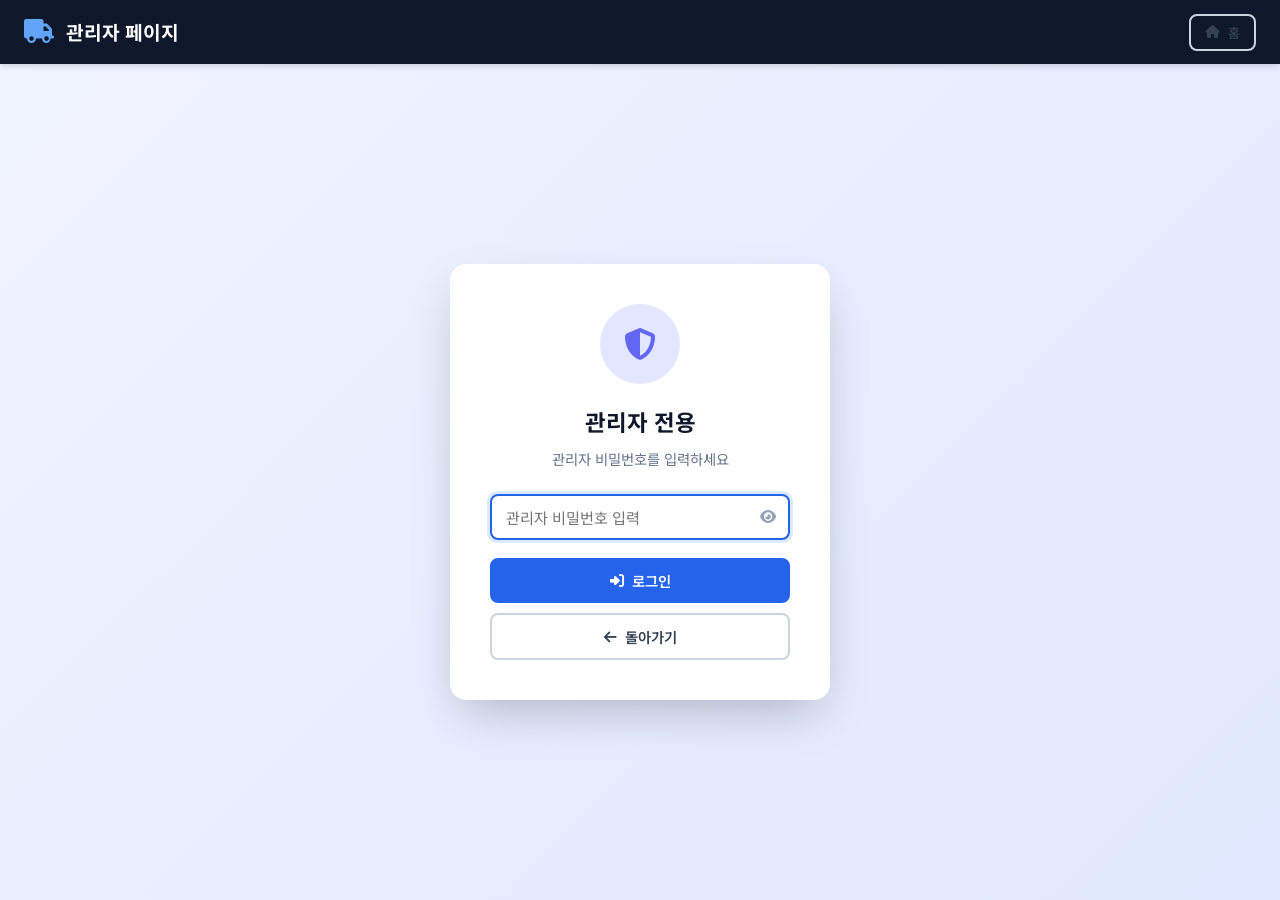
<file: admin.html>
<!DOCTYPE html>
<html lang="ko">
<head>
    <meta charset="UTF-8">
    <meta name="viewport" content="width=device-width, initial-scale=1.0">
    <meta http-equiv="Cache-Control" content="no-cache, no-store, must-revalidate">
    <meta http-equiv="Pragma" content="no-cache">
    <meta http-equiv="Expires" content="0">
    <title>관리자 - 화물운송 관리 시스템</title>
    <link rel="stylesheet" href="https://cdn.jsdelivr.net/npm/@fortawesome/fontawesome-free@6.4.0/css/all.min.css">
    <link href="https://fonts.googleapis.com/css2?family=Noto+Sans+KR:wght@300;400;500;600;700&display=swap" rel="stylesheet">
    <link rel="stylesheet" href="css/style.css?v=20250314A">
    <link rel="stylesheet" href="css/admin.css?v=20250314A">
    <style>
        .notif-item {
            display:flex; align-items:flex-start; gap:10px;
            padding:10px 14px; border-bottom:1px solid #1e293b;
            transition:background 0.15s;
        }
        .notif-item:hover { background:#0f172a; }
        .notif-icon {
            width:32px; height:32px; border-radius:50%;
            display:flex; align-items:center; justify-content:center;
            font-size:0.85rem; flex-shrink:0; margin-top:2px;
        }
        .notif-body { flex:1; min-width:0; }
        .notif-msg  { font-size:0.82rem; color:#e2e8f0; line-height:1.4; word-break:keep-all; }
        .notif-time { font-size:0.72rem; color:#64748b; margin-top:2px; }
    </style>
</head>
<body>
    <!-- Header -->
    <header class="main-header">
        <div class="header-content">
            <div class="logo">
                <a href="index.html" style="color:inherit; text-decoration:none;">
                    <i class="fas fa-truck"></i>
                </a>
                <span>관리자 페이지</span>
            </div>
            <div class="header-actions" id="adminHeaderActions" style="display:none;">
                <a href="gallery.html" style="text-decoration:none;">
                    <span class="room-badge" style="background:rgba(14,165,233,0.2); color:#7dd3fc; cursor:pointer;">
                        <i class="fas fa-images"></i> 사진 보관함
                    </span>
                </a>
                <a href="deploy-guide.html" style="text-decoration:none;">
                    <span class="room-badge" style="background:rgba(99,102,241,0.2); color:#a5b4fc; cursor:pointer;">
                        <i class="fas fa-rocket"></i> 배포 가이드
                    </span>
                </a>
                <!-- ★ 알림 벨 -->
                <div style="position:relative;" id="adminNotifWrapper">
                    <button onclick="toggleAdminNotifPanel()"
                        style="position:relative;background:rgba(255,255,255,0.12);border:1px solid rgba(255,255,255,0.2);
                               color:#fff;border-radius:10px;padding:6px 10px;cursor:pointer;font-size:0.85rem;
                               display:flex;align-items:center;gap:5px;">
                        <i class="fas fa-bell"></i>
                        <span id="adminNotifBadge" data-count="0"
                            style="display:none;position:absolute;top:-6px;right:-6px;
                                   background:#ef4444;color:#fff;border-radius:50%;
                                   width:18px;height:18px;font-size:0.65rem;font-weight:700;
                                   align-items:center;justify-content:center;line-height:1;">0</span>
                    </button>
                    <!-- 알림 드롭다운 -->
                    <div id="adminNotifPanel"
                        style="display:none;position:absolute;right:0;top:calc(100% + 8px);
                               width:320px;max-height:400px;overflow-y:auto;
                               background:#1e293b;border:1px solid #334155;border-radius:12px;
                               box-shadow:0 8px 32px rgba(0,0,0,0.5);z-index:1000;">
                        <div style="padding:10px 14px;border-bottom:1px solid #334155;
                                    font-size:0.8rem;font-weight:700;color:#94a3b8;
                                    display:flex;align-items:center;gap:6px;">
                            <i class="fas fa-bell" style="color:#fbbf24;"></i> 실시간 알림
                            <span style="font-size:0.7rem;color:#64748b;margin-left:auto;">10초마다 갱신</span>
                        </div>
                        <div id="adminNotifList">
                            <div class="notif-empty" style="padding:20px;text-align:center;color:#64748b;font-size:0.82rem;">
                                <i class="fas fa-bell-slash" style="font-size:1.5rem;display:block;margin-bottom:8px;"></i>
                                새 알림 없음
                            </div>
                        </div>
                    </div>
                </div>
                <span class="room-badge" style="background:rgba(255,255,255,0.15); color:#86efac;">
                    <i class="fas fa-shield-alt"></i> 관리자
                </span>
                <button class="btn btn-outline btn-sm" id="btnAdminLogout">
                    <i class="fas fa-sign-out-alt"></i> 로그아웃
                </button>
                <a href="index.html" class="btn btn-outline btn-sm">
                    <i class="fas fa-home"></i> 홈
                </a>
            </div>
            <div class="header-actions" id="adminHeaderHome">
                <a href="index.html" class="btn btn-outline btn-sm">
                    <i class="fas fa-home"></i> 홈
                </a>
            </div>
        </div>
    </header>

    <!-- Admin Login Overlay -->
    <div class="admin-login-overlay" id="adminLoginOverlay">
        <div class="admin-login-card">
            <div class="admin-login-icon"><i class="fas fa-shield-alt"></i></div>
            <h2>관리자 전용</h2>
            <p>관리자 비밀번호를 입력하세요</p>
            <form id="adminLoginForm" onsubmit="event.preventDefault(); handleAdminLogin();" autocomplete="on">
            <!-- 접근성/자동완성 표준 준수: 숨김 username 필드 -->
            <input type="text" name="username" value="admin" autocomplete="username" style="display:none;" aria-hidden="true" />
            <div class="form-group">
                <div class="input-with-icon">
                    <input type="password" id="adminPw" placeholder="관리자 비밀번호 입력" autocomplete="current-password" name="password" />
                    <button type="button" class="toggle-pw" onclick="togglePassword('adminPw')">
                        <i class="fas fa-eye"></i>
                    </button>
                </div>
            </div>
            <div id="adminLoginError" class="error-msg" style="display:none;"></div>
            <button type="submit" class="btn btn-primary btn-block" id="adminLoginBtn">
                <i class="fas fa-sign-in-alt"></i> 로그인
            </button>
            </form>
            <a href="index.html" class="btn btn-outline btn-block" style="margin-top:10px;">
                <i class="fas fa-arrow-left"></i> 돌아가기
            </a>
        </div>
    </div>

    <!-- Admin Main -->
    <main class="admin-main" id="adminMain" style="display:none;">
        <!-- Stats -->
        <div class="admin-stats">
            <div class="admin-stat-card">
                <div class="asc-icon asc-blue"><i class="fas fa-building"></i></div>
                <div class="asc-info">
                    <span class="asc-num" id="aTotalRooms">0</span>
                    <span class="asc-label">고객사 룸</span>
                </div>
            </div>
            <div class="admin-stat-card">
                <div class="asc-icon asc-orange"><i class="fas fa-truck"></i></div>
                <div class="asc-info">
                    <span class="asc-num" id="aTotalDeliveries">0</span>
                    <span class="asc-label">전체 배송</span>
                </div>
            </div>
            <div class="admin-stat-card">
                <div class="asc-icon asc-green"><i class="fas fa-shipping-fast"></i></div>
                <div class="asc-info">
                    <span class="asc-num" id="aActiveDeliveries">0</span>
                    <span class="asc-label">운송중</span>
                </div>
            </div>
            <div class="admin-stat-card">
                <div class="asc-icon asc-purple"><i class="fas fa-check-double"></i></div>
                <div class="asc-info">
                    <span class="asc-num" id="aCompletedDeliveries">0</span>
                    <span class="asc-label">완료</span>
                </div>
            </div>
        </div>

        <!-- Tabs -->
        <div class="tab-nav">
            <button class="tab-btn active" data-tab="admin-rooms">
                <i class="fas fa-building"></i> 고객사 관리
            </button>
            <button class="tab-btn" data-tab="admin-deliveries">
                <i class="fas fa-truck"></i> 전체 배송 현황
            </button>
            <button class="tab-btn" data-tab="admin-settings">
                <i class="fas fa-cog"></i> 설정
            </button>
        </div>

        <!-- Rooms Tab -->
        <div class="tab-content active" id="tab-admin-rooms">
            <div class="tab-toolbar">
                <h3><i class="fas fa-building"></i> 고객사 룸 관리</h3>
                <button class="btn btn-primary btn-sm" id="adminCreateRoomBtn">
                    <i class="fas fa-plus"></i> 룸 생성
                </button>
            </div>
            <div class="admin-table-wrap">
                <table class="admin-table" id="adminRoomsTable">
                    <thead>
                        <tr>
                            <th>고객사명</th>
                            <th>담당자 연락처</th>
                            <th>설명</th>
                            <th>배송 수</th>
                            <th>생성일</th>
                            <th>관리</th>
                        </tr>
                    </thead>
                    <tbody id="adminRoomsBody">
                        <tr><td colspan="6" class="loading-cell"><i class="fas fa-circle-notch fa-spin"></i> 로딩 중...</td></tr>
                    </tbody>
                </table>
            </div>
        </div>

        <!-- Deliveries Tab -->
        <div class="tab-content" id="tab-admin-deliveries">
            <div class="tab-toolbar">
                <h3><i class="fas fa-truck"></i> 전체 배송 현황</h3>
                <div class="search-bar compact">
                    <i class="fas fa-search"></i>
                    <input type="text" id="adminSearchDelivery" placeholder="검색..." />
                </div>
            </div>
            <div class="admin-table-wrap">
                <table class="admin-table" id="adminDeliveriesTable">
                    <thead>
                        <tr>
                            <th>고객사</th>
                            <th>기사명</th>
                            <th>차량번호</th>
                            <th>화물</th>
                            <th>구간</th>
                            <th>상태</th>
                            <th>서류</th>
                            <th>GPS</th>
                            <th>등록일</th>
                            <th>관리</th>
                        </tr>
                    </thead>
                    <tbody id="adminDeliveriesBody">
                        <tr><td colspan="10" class="loading-cell"><i class="fas fa-circle-notch fa-spin"></i> 로딩 중...</td></tr>
                    </tbody>
                </table>
            </div>
        </div>

        <!-- Settings Tab -->
        <div class="tab-content" id="tab-admin-settings">
            <div class="tab-toolbar">
                <h3><i class="fas fa-cog"></i> 시스템 설정</h3>
            </div>

            <div style="max-width:600px; margin:0 auto; padding:0 16px 40px;">

                <!-- UVIS 서버 연결 상태 -->
                <div style="background:var(--surface); border:1px solid var(--border); border-radius:16px; padding:24px;">
                    <div style="display:flex; align-items:center; gap:12px; margin-bottom:20px;">
                        <div style="width:44px; height:44px; background:linear-gradient(135deg,#6366f1,#8b5cf6); border-radius:10px; display:flex; align-items:center; justify-content:center; flex-shrink:0;">
                            <i class="fas fa-server" style="color:white; font-size:1.1rem;"></i>
                        </div>
                        <div>
                            <h4 style="margin:0; color:var(--text-primary);">UVIS 이미지 서버</h4>
                            <p style="margin:0; color:var(--gray-400); font-size:0.82rem;">www.rhkdtls.cloud · MinIO · cargo-images</p>
                        </div>
                    </div>

                    <!-- 연결 상태 -->
                    <div id="imgbbStatus" style="padding:12px 16px; border-radius:10px; margin-bottom:20px; font-size:0.9rem; display:flex; align-items:center; gap:10px; background:rgba(99,102,241,0.1); border:1px solid rgba(99,102,241,0.3); color:#a5b4fc;">
                        <i class="fas fa-circle-notch fa-spin"></i> 서버 연결 확인 중...
                    </div>

                    <div style="display:flex; gap:10px; flex-wrap:wrap;">
                        <button class="btn btn-outline" id="btnTestImgBB">
                            <i class="fas fa-vial"></i> 연결 테스트
                        </button>
                    </div>

                    <div style="margin-top:16px; border-top:1px solid var(--border); padding-top:14px;">
                        <p style="margin:0; font-size:0.82rem; color:var(--gray-400); line-height:1.8;">
                            <i class="fas fa-info-circle" style="color:#6366f1;"></i>
                            기사님이 사진을 찍으면 <strong>자동으로 UVIS 서버에 저장</strong>됩니다.<br>
                            <i class="fas fa-folder" style="color:#6366f1;"></i>
                            저장 위치: <code style="font-size:0.78rem;">cargo-images</code> 폴더 (MinIO uvis-files 버킷)<br>
                            <i class="fas fa-shield-alt" style="color:#6366f1;"></i>
                            업로드 전용 계정 사용 — UVIS 내부 데이터 접근 불가
                        </p>
                    </div>
                </div>

                <!-- 기사 기기에 설정 공유 -->
                <div style="background:var(--surface); border:1px solid var(--border); border-radius:16px; padding:24px; margin-top:16px;">
                    <div style="display:flex; align-items:center; gap:12px; margin-bottom:16px;">
                        <div style="width:44px; height:44px; background:linear-gradient(135deg,#10b981,#059669); border-radius:10px; display:flex; align-items:center; justify-content:center; flex-shrink:0;">
                            <i class="fas fa-mobile-alt" style="color:white; font-size:1.1rem;"></i>
                        </div>
                        <div>
                            <h4 style="margin:0; color:var(--text-primary);">기사 기기에 설정 공유</h4>
                            <p style="margin:0; color:var(--gray-400); font-size:0.82rem;">driver.html 접속 링크 생성</p>
                        </div>
                    </div>
                    <p style="color:var(--gray-300); font-size:0.85rem; margin:0 0 14px;">
                        기사님이 링크로 접속하면 이미지 업로드 설정이 자동으로 적용됩니다.
                    </p>
                    <div style="display:flex; gap:10px; flex-wrap:wrap;">
                        <button class="btn btn-primary" id="btnGenDriverLink" style="background:linear-gradient(135deg,#10b981,#059669);">
                            <i class="fas fa-link"></i> 기사용 링크 생성
                        </button>
                        <button class="btn btn-outline" id="btnCopyDriverLink" style="display:none;">
                            <i class="fas fa-copy"></i> 링크 복사
                        </button>
                    </div>
                    <div id="driverLinkBox" style="display:none; margin-top:12px; padding:10px; background:rgba(0,0,0,0.2); border-radius:8px; font-size:0.78rem; font-family:monospace; word-break:break-all; color:#86efac;"></div>
                </div>

                <!-- 이미지 저장 현황 -->
                <div style="background:var(--surface); border:1px solid var(--border); border-radius:16px; padding:24px; margin-top:16px;">
                    <h4 style="margin:0 0 16px; color:var(--text-primary); display:flex; align-items:center; gap:8px;">
                        <i class="fas fa-chart-bar" style="color:#6366f1;"></i> 이미지 저장 현황
                    </h4>
                    <div id="imgStatsArea" style="color:var(--gray-400); font-size:0.88rem;">
                        <i class="fas fa-circle-notch fa-spin"></i> 분석 중...
                    </div>
                </div>

            </div>
        </div>

    </main>

    <!-- Edit Room Modal -->
    <div class="modal-overlay" id="adminRoomModal">
        <div class="modal">
            <div class="modal-header">
                <h3 id="adminRoomModalTitle"><i class="fas fa-building"></i> 고객사 룸</h3>
                <button class="modal-close" id="closeAdminRoomModal"><i class="fas fa-times"></i></button>
            </div>
            <div class="modal-body">
                <form id="adminRoomForm">
                    <input type="hidden" id="adminRoomId" />
                    <div class="form-group">
                        <label><i class="fas fa-building"></i> 고객사명 <span class="required">*</span></label>
                        <input type="text" id="adminRoomName" required autocomplete="off" />
                    </div>
                    <div class="form-group">
                        <label><i class="fas fa-lock"></i> 비밀번호 <span id="adminPwNote">(새 비밀번호 입력시 변경)</span></label>
                        <div class="input-with-icon">
                            <input type="password" id="adminRoomPw" placeholder="변경 시에만 입력" autocomplete="new-password" />
                            <button type="button" class="toggle-pw" onclick="togglePassword('adminRoomPw')">
                                <i class="fas fa-eye"></i>
                            </button>
                        </div>
                    </div>
                    <div class="form-group">
                        <label><i class="fas fa-phone"></i> 담당자 연락처</label>
                        <input type="text" id="adminRoomContact" />
                    </div>
                    <div class="form-group">
                        <label><i class="fas fa-sticky-note"></i> 설명</label>
                        <textarea id="adminRoomDesc"></textarea>
                    </div>
                    <div class="form-actions">
                        <button type="button" class="btn btn-outline" id="cancelAdminRoomModal">취소</button>
                        <button type="submit" class="btn btn-primary">
                            <i class="fas fa-save"></i> 저장
                        </button>
                    </div>
                </form>
            </div>
        </div>
    </div>



    <!-- Confirm Delete Modal -->
    <div class="modal-overlay" id="confirmDeleteModal">
        <div class="modal modal-sm">
            <div class="modal-header">
                <h3><i class="fas fa-exclamation-triangle"></i> 삭제 확인</h3>
                <button class="modal-close" id="closeConfirmDelete"><i class="fas fa-times"></i></button>
            </div>
            <div class="modal-body">
                <p id="confirmDeleteMsg">정말 삭제하시겠습니까?</p>
                <div class="form-actions">
                    <button class="btn btn-outline" id="cancelConfirmDelete">취소</button>
                    <button class="btn btn-danger" id="confirmDeleteBtn">
                        <i class="fas fa-trash"></i> 삭제
                    </button>
                </div>
            </div>
        </div>
    </div>

    <div class="toast" id="toast"></div>

    <script src="js/utils.js?v=20250321AF"></script>
    <script src="js/admin.js?v=20250321H"></script>
    <script>
        // 알림 드롭다운 외부 클릭 시 닫기
        document.addEventListener('click', (e) => {
            const wrapper = document.getElementById('adminNotifWrapper');
            const panel   = document.getElementById('adminNotifPanel');
            if (panel && panel.style.display !== 'none' && wrapper && !wrapper.contains(e.target)) {
                panel.style.display = 'none';
            }
        });
    </script>
</body>
</html>
</file>
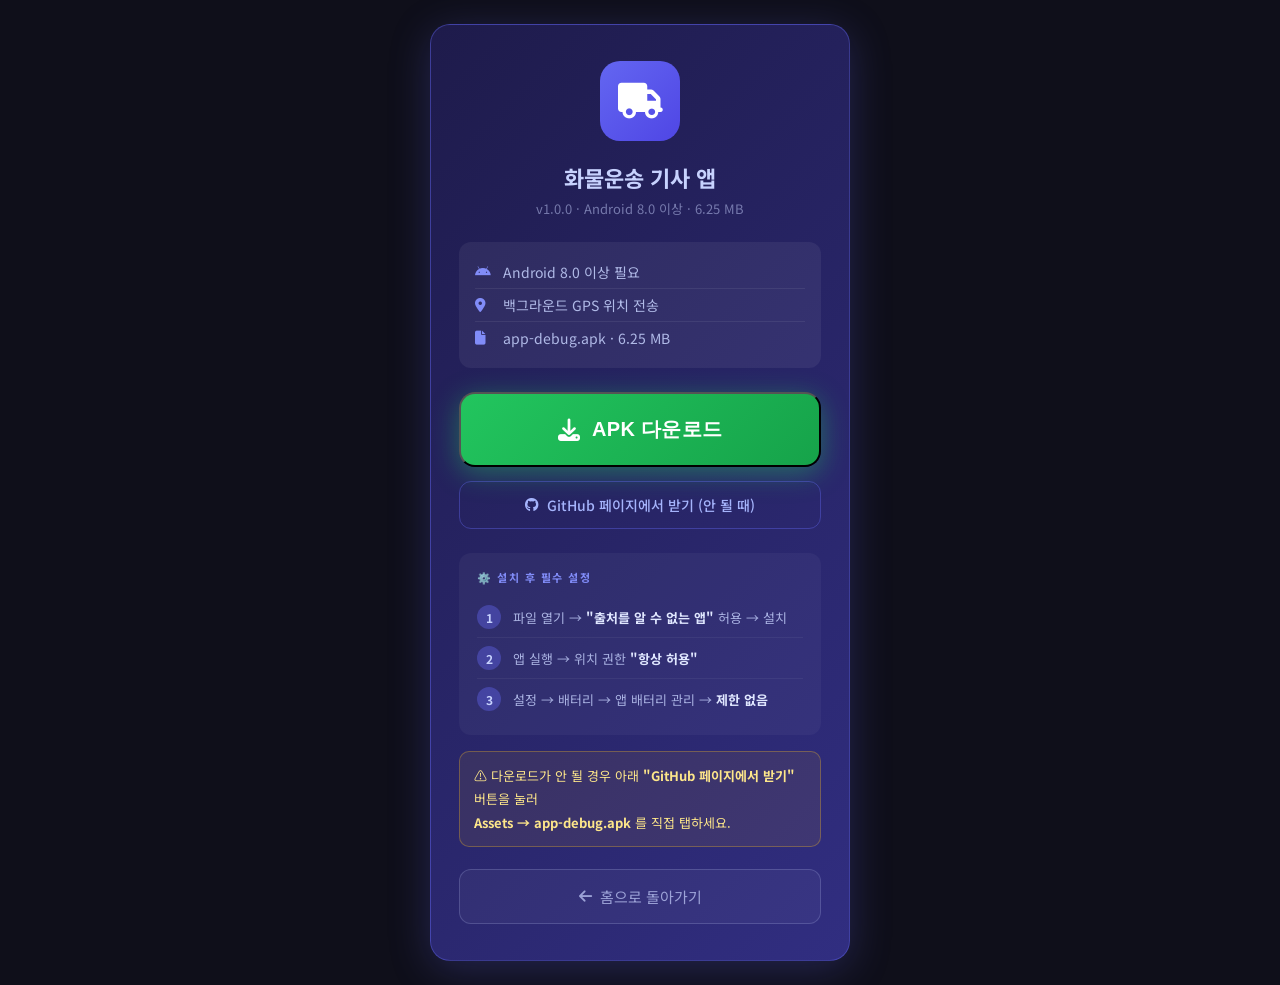
<file: apk-download.html>
<!DOCTYPE html>
<html lang="ko">
<head>
<meta charset="UTF-8">
<meta name="viewport" content="width=device-width, initial-scale=1.0">
<title>기사 앱 다운로드 - 화물운송</title>
<link rel="stylesheet" href="https://cdn.jsdelivr.net/npm/@fortawesome/fontawesome-free@6.4.0/css/all.min.css">
<link href="https://fonts.googleapis.com/css2?family=Noto+Sans+KR:wght@400;500;700&display=swap" rel="stylesheet">
<style>
  * { margin: 0; padding: 0; box-sizing: border-box; }
  body {
    font-family: 'Noto Sans KR', sans-serif;
    background: #0f0f1a;
    color: #e0e0f0;
    min-height: 100vh;
    display: flex; flex-direction: column;
    align-items: center; justify-content: center;
    padding: 24px 16px;
  }
  .card {
    background: linear-gradient(135deg, #1e1b4b 0%, #312e81 100%);
    border: 1.5px solid rgba(99,102,241,0.4);
    border-radius: 20px;
    padding: 36px 28px;
    width: 100%; max-width: 420px;
    text-align: center;
    box-shadow: 0 8px 40px rgba(99,102,241,0.25);
  }
  .app-icon {
    width: 80px; height: 80px;
    background: linear-gradient(135deg, #6366f1, #4f46e5);
    border-radius: 20px;
    display: flex; align-items: center; justify-content: center;
    margin: 0 auto 20px;
    font-size: 36px; color: #fff;
  }
  h1 { font-size: 22px; font-weight: 700; color: #c7d2fe; margin-bottom: 6px; }
  .sub { font-size: 13px; color: rgba(199,210,254,0.5); margin-bottom: 24px; }

  .info-box {
    background: rgba(255,255,255,0.06);
    border-radius: 12px; padding: 14px 16px;
    margin-bottom: 24px; text-align: left;
  }
  .info-row {
    display: flex; align-items: center; gap: 10px;
    padding: 6px 0; border-bottom: 1px solid rgba(255,255,255,0.07);
    font-size: 14px; color: rgba(199,210,254,0.85);
  }
  .info-row:last-child { border-bottom: none; }
  .info-row i { width: 18px; color: #818cf8; flex-shrink: 0; }

  /* ── 메인 다운로드 버튼 ── */
  .btn-download {
    display: flex; align-items: center; justify-content: center; gap: 12px;
    width: 100%;
    background: linear-gradient(135deg, #22c55e, #16a34a);
    color: #fff; text-decoration: none;
    border-radius: 16px; padding: 22px;
    font-size: 20px; font-weight: 700;
    box-shadow: 0 6px 28px rgba(34,197,94,0.45);
    margin-bottom: 14px;
    -webkit-tap-highlight-color: transparent;
    transition: opacity .15s, transform .15s;
    letter-spacing: 0.3px;
  }
  .btn-download:active { opacity: .85; transform: scale(.97); }

  /* ── 보조 버튼 ── */
  .btn-sub {
    display: flex; align-items: center; justify-content: center; gap: 8px;
    width: 100%;
    background: transparent; color: #a5b4fc; text-decoration: none;
    border: 1.5px solid rgba(99,102,241,0.4);
    border-radius: 12px; padding: 13px;
    font-size: 14px; font-weight: 500;
    margin-bottom: 24px;
    -webkit-tap-highlight-color: transparent;
    transition: background .15s;
  }
  .btn-sub:active { background: rgba(99,102,241,.15); }

  /* ── 설치 단계 ── */
  .steps-box {
    background: rgba(255,255,255,0.04);
    border-radius: 12px; padding: 16px 18px;
    text-align: left; margin-bottom: 16px;
  }
  .steps-title {
    font-size: 11px; font-weight: 700; color: #818cf8;
    letter-spacing: 1.5px; text-transform: uppercase; margin-bottom: 12px;
  }
  .step {
    display: flex; gap: 12px; align-items: flex-start;
    padding: 8px 0; border-bottom: 1px solid rgba(255,255,255,.05);
  }
  .step:last-child { border-bottom: none; }
  .step-num {
    width: 24px; height: 24px; flex-shrink: 0;
    background: rgba(99,102,241,.4); color: #c7d2fe;
    border-radius: 50%;
    display: flex; align-items: center; justify-content: center;
    font-size: 12px; font-weight: 700;
  }
  .step-text { font-size: 13px; color: rgba(199,210,254,.8); line-height: 1.65; padding-top: 2px; }
  .step-text strong { color: #e0e7ff; }

  .notice {
    background: rgba(251,191,36,.08);
    border: 1px solid rgba(251,191,36,.3);
    border-radius: 10px; padding: 12px 14px;
    font-size: 13px; color: #fde68a;
    text-align: left; margin-bottom: 22px; line-height: 1.8;
  }

  .back-btn {
    color: rgba(199,210,254,.7); font-size: 15px;
    text-decoration: none;
    display: flex; align-items: center; justify-content: center; gap: 8px;
    width: 100%;
    padding: 16px;
    border: 1.5px solid rgba(199,210,254,0.2);
    border-radius: 12px;
    background: rgba(255,255,255,0.04);
    -webkit-tap-highlight-color: transparent;
    transition: background .15s;
  }
  .back-btn:active { background: rgba(255,255,255,0.1); color: #c7d2fe; }
</style>
</head>
<body>
<div class="card">

  <div class="app-icon"><i class="fas fa-truck"></i></div>
  <h1>화물운송 기사 앱</h1>
  <p class="sub">v1.0.0 · Android 8.0 이상 · 6.25 MB</p>

  <div class="info-box">
    <div class="info-row"><i class="fab fa-android"></i> Android 8.0 이상 필요</div>
    <div class="info-row"><i class="fas fa-map-marker-alt"></i> 백그라운드 GPS 위치 전송</div>
    <div class="info-row"><i class="fas fa-file"></i> app-debug.apk · 6.25 MB</div>
  </div>

  <!-- ★ 직접 다운로드 버튼 -->
  <button id="btnApk" class="btn-download">
    <i class="fas fa-download" style="font-size:22px;"></i>
    APK 다운로드
  </button>

  <!-- 백업: GitHub Releases 페이지 -->
  <a href="https://github.com/rpaakdi1-spec/cargo-driver-app/releases/tag/v1.0.0"
     target="_blank" rel="noopener noreferrer"
     class="btn-sub">
    <i class="fab fa-github"></i> GitHub 페이지에서 받기 (안 될 때)
  </a>

  <div class="steps-box">
    <div class="steps-title">⚙️ 설치 후 필수 설정</div>
    <div class="step">
      <div class="step-num">1</div>
      <div class="step-text">파일 열기 → <strong>"출처를 알 수 없는 앱"</strong> 허용 → 설치</div>
    </div>
    <div class="step">
      <div class="step-num">2</div>
      <div class="step-text">앱 실행 → 위치 권한 <strong>"항상 허용"</strong></div>
    </div>
    <div class="step">
      <div class="step-num">3</div>
      <div class="step-text">설정 → 배터리 → 앱 배터리 관리 → <strong>제한 없음</strong></div>
    </div>
  </div>

  <div class="notice">
    ⚠️ 다운로드가 안 될 경우 아래 <strong>"GitHub 페이지에서 받기"</strong> 버튼을 눌러<br>
    <strong>Assets → app-debug.apk</strong> 를 직접 탭하세요.
  </div>

  <a href="index.html" class="back-btn">
    <i class="fas fa-arrow-left"></i> 홈으로 돌아가기
  </a>

</div>
<script>
  document.getElementById('btnApk').addEventListener('click', function() {
    // window.location 방식 - 새 창 없이 현재 탭에서 다운로드 트리거
    window.location.href = 'https://github.com/rpaakdi1-spec/cargo-driver-app/releases/download/v1.0.0/app-debug.apk';
  });
</script>
</body>
</html>
</file>
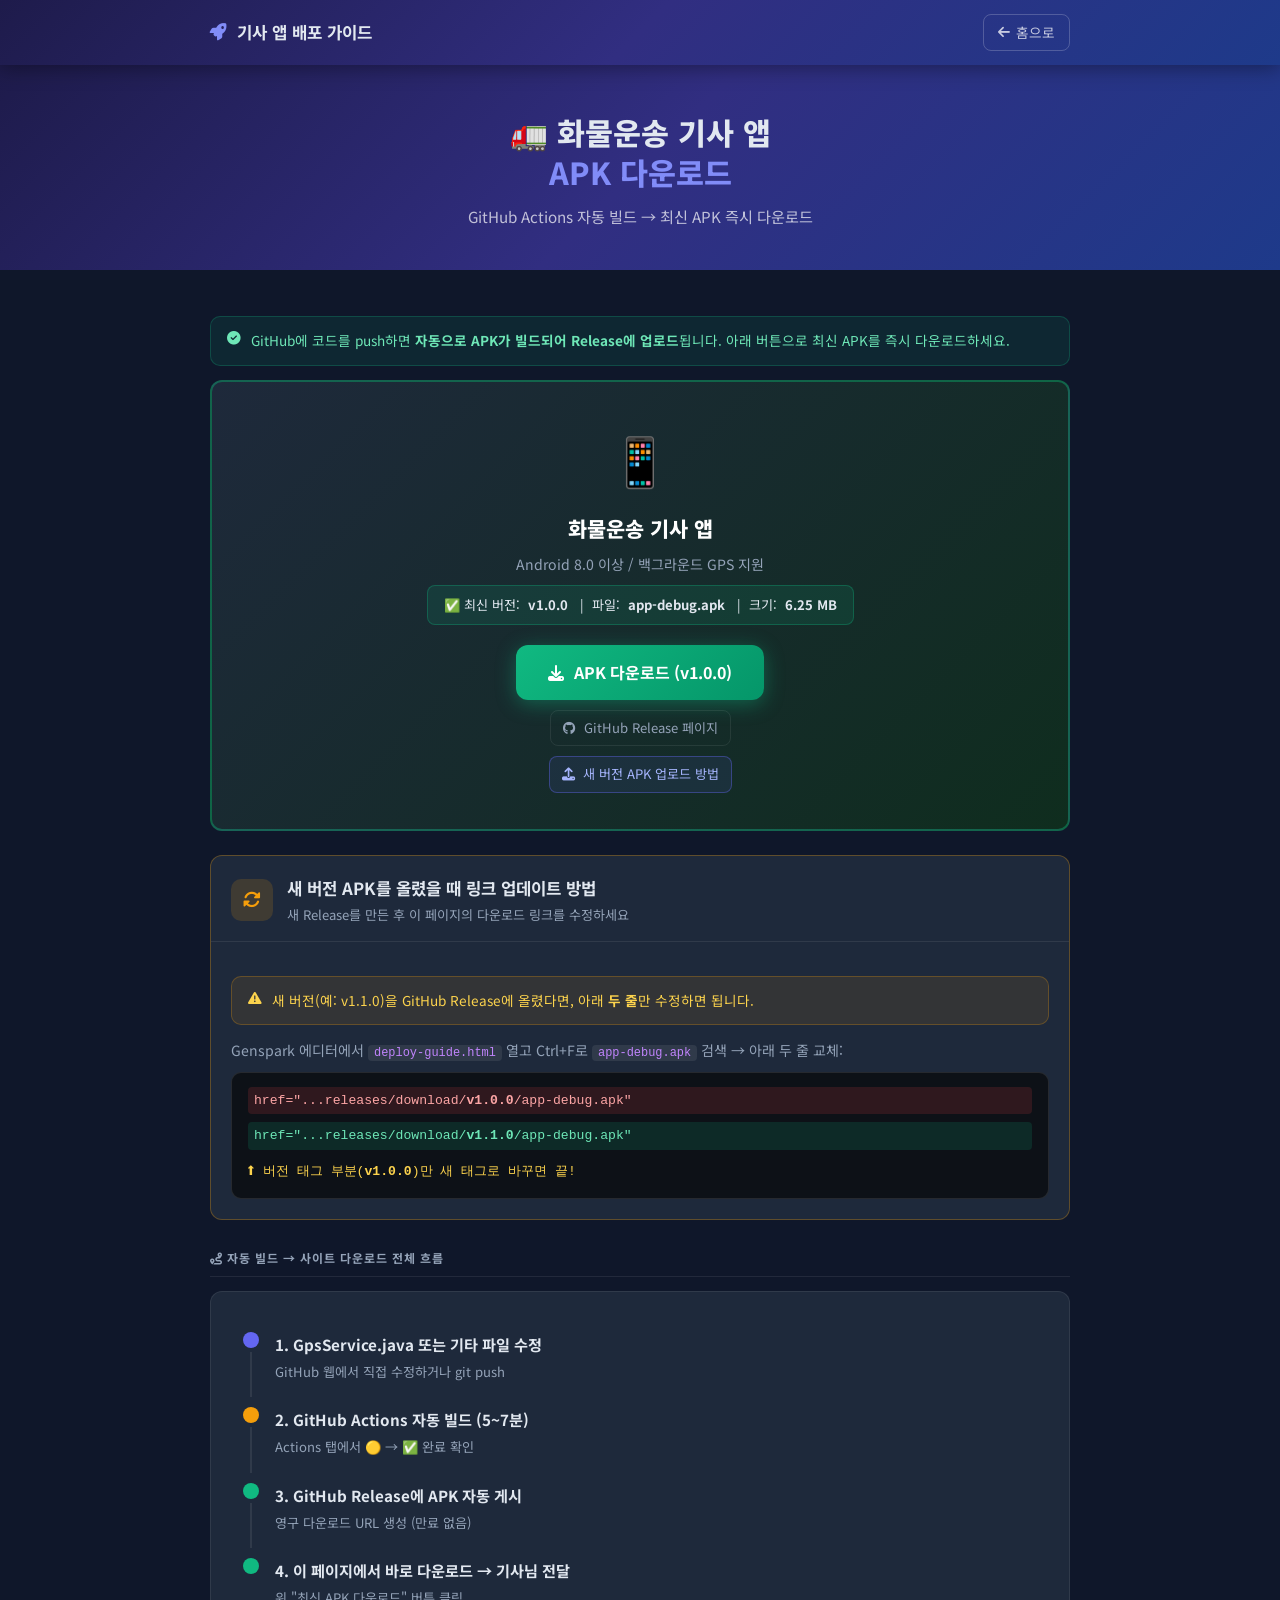
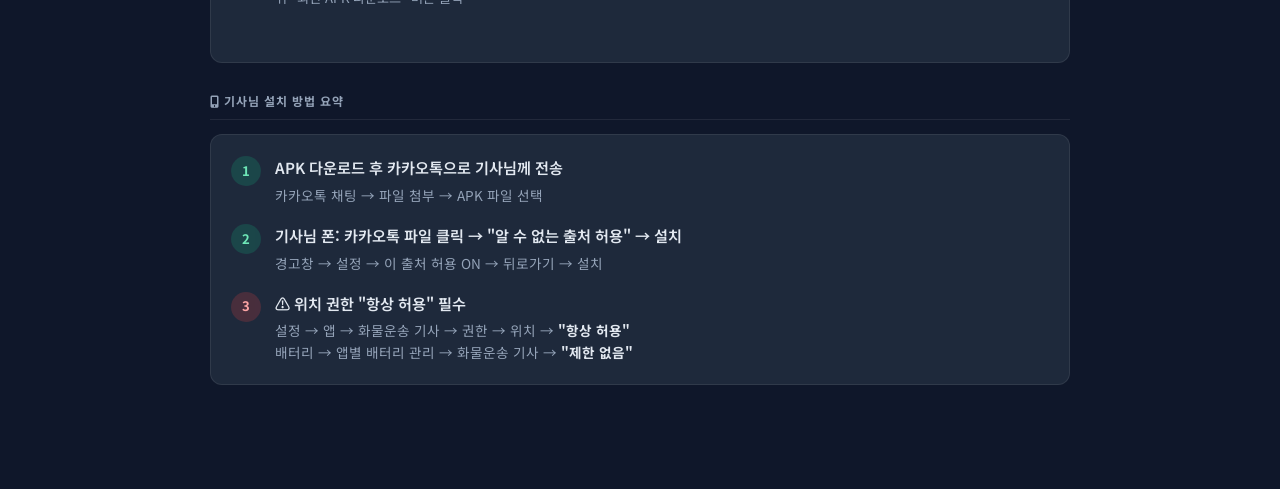
<file: deploy-guide.html>
<!DOCTYPE html>
<html lang="ko">
<head>
    <meta charset="UTF-8">
    <meta name="viewport" content="width=device-width, initial-scale=1.0">
    <title>APK 배포 가이드 — 화물운송 기사 앱</title>
    <link rel="stylesheet" href="https://cdn.jsdelivr.net/npm/@fortawesome/fontawesome-free@6.4.0/css/all.min.css">
    <link href="https://fonts.googleapis.com/css2?family=Noto+Sans+KR:wght@300;400;500;600;700;800&display=swap" rel="stylesheet">
    <style>
        *, *::before, *::after { box-sizing: border-box; margin: 0; padding: 0; }
        :root {
            --bg: #0f172a;
            --surface: #1e293b;
            --surface2: #263045;
            --border: rgba(255,255,255,0.08);
            --primary: #6366f1;
            --primary-light: #818cf8;
            --green: #10b981;
            --green-light: #34d399;
            --yellow: #f59e0b;
            --red: #ef4444;
            --cyan: #0891b2;
            --text: #e2e8f0;
            --text-dim: #94a3b8;
            --code-bg: #0d1117;
            --radius: 12px;
        }
        body {
            font-family: 'Noto Sans KR', sans-serif;
            background: var(--bg);
            color: var(--text);
            line-height: 1.7;
            min-height: 100vh;
        }

        /* ── 헤더 ── */
        .header {
            background: linear-gradient(135deg, #1e1b4b, #312e81, #1e3a8a);
            padding: 0;
            position: sticky;
            top: 0;
            z-index: 100;
            box-shadow: 0 2px 20px rgba(0,0,0,0.4);
        }
        .header-inner {
            max-width: 900px;
            margin: 0 auto;
            padding: 14px 20px;
            display: flex;
            align-items: center;
            justify-content: space-between;
            gap: 12px;
        }
        .header-logo {
            display: flex; align-items: center; gap: 10px;
            font-size: 1.05rem; font-weight: 700;
        }
        .header-logo i { color: #818cf8; }
        .header-back {
            color: rgba(255,255,255,0.75);
            text-decoration: none;
            padding: 6px 14px;
            border: 1px solid rgba(255,255,255,0.2);
            border-radius: 8px;
            font-size: 0.85rem;
            display: flex; align-items: center; gap: 6px;
            transition: background 0.2s;
        }
        .header-back:hover { background: rgba(255,255,255,0.1); }

        /* ── 히어로 ── */
        .hero {
            background: linear-gradient(135deg, #1e1b4b 0%, #312e81 50%, #1e3a8a 100%);
            padding: 48px 20px 40px;
            text-align: center;
        }
        .hero h1 {
            font-size: 1.9rem;
            font-weight: 800;
            margin-bottom: 12px;
            line-height: 1.3;
        }
        .hero h1 span { color: #818cf8; }
        .hero p { color: rgba(255,255,255,0.7); font-size: 0.95rem; }

        /* ── 본문 ── */
        .body-wrap {
            max-width: 900px;
            margin: 0 auto;
            padding: 32px 20px 80px;
        }
        .panel { display: block; }

        /* ── 카드 ── */
        .card {
            background: var(--surface);
            border: 1px solid var(--border);
            border-radius: var(--radius);
            margin-bottom: 24px;
            overflow: hidden;
        }
        .card-head {
            padding: 18px 20px 14px;
            border-bottom: 1px solid var(--border);
            display: flex; align-items: center; gap: 14px;
        }
        .card-icon {
            width: 42px; height: 42px; border-radius: 10px;
            display: flex; align-items: center; justify-content: center;
            font-size: 1.1rem; flex-shrink: 0;
        }
        .card-head h2 { font-size: 1.05rem; font-weight: 700; margin-bottom: 2px; }
        .card-head p { font-size: 0.82rem; color: var(--text-dim); }
        .card-body { padding: 20px; }

        /* ── 스텝 ── */
        .steps { list-style: none; display: flex; flex-direction: column; gap: 16px; }
        .step { display: flex; gap: 14px; align-items: flex-start; }
        .step-num {
            width: 30px; height: 30px; border-radius: 50%;
            display: flex; align-items: center; justify-content: center;
            font-size: 0.82rem; font-weight: 700;
            flex-shrink: 0; margin-top: 1px;
        }
        .step-body { flex: 1; }
        .step-title { font-weight: 600; font-size: 0.95rem; margin-bottom: 4px; }
        .step-desc { font-size: 0.85rem; color: var(--text-dim); line-height: 1.6; }
        .step-desc strong { color: var(--text); }

        /* ── 알림 박스 ── */
        .alert {
            border-radius: 10px;
            padding: 13px 16px;
            font-size: 0.85rem;
            display: flex; gap: 10px; align-items: flex-start;
            margin: 14px 0; line-height: 1.6;
        }
        .alert i { flex-shrink: 0; margin-top: 2px; }
        .alert-warn  { background: rgba(245,158,11,0.1);  border: 1px solid rgba(245,158,11,0.25);  color: #fcd34d; }
        .alert-info  { background: rgba(99,102,241,0.1);  border: 1px solid rgba(99,102,241,0.25);  color: #a5b4fc; }
        .alert-success { background: rgba(16,185,129,0.1); border: 1px solid rgba(16,185,129,0.25); color: #6ee7b7; }
        .alert-danger  { background: rgba(239,68,68,0.1);  border: 1px solid rgba(239,68,68,0.25);  color: #fca5a5; }

        /* ── 흐름도 ── */
        .flow { display: flex; flex-direction: column; gap: 0; margin: 14px 0; }
        .flow-item { display: flex; align-items: stretch; gap: 0; }
        .flow-left { display: flex; flex-direction: column; align-items: center; width: 40px; flex-shrink: 0; }
        .flow-dot { width: 16px; height: 16px; border-radius: 50%; flex-shrink: 0; margin-top: 6px; }
        .flow-line { width: 2px; flex: 1; background: var(--border); margin: 4px auto; }
        .flow-content { flex: 1; padding: 6px 0 18px 4px; font-size: 0.87rem; }
        .flow-content strong { font-size: 0.95rem; display: block; margin-bottom: 2px; }
        .flow-content span { color: var(--text-dim); font-size: 0.82rem; }

        /* ── 섹션 제목 ── */
        .section-title {
            font-size: 0.75rem; font-weight: 700;
            text-transform: uppercase; letter-spacing: 1px;
            color: var(--text-dim); margin: 28px 0 14px;
            padding-bottom: 8px;
            border-bottom: 1px solid var(--border);
        }

        /* ── 인라인 코드 ── */
        code {
            background: rgba(255,255,255,0.08);
            border-radius: 4px;
            padding: 1px 6px;
            font-family: 'Courier New', monospace;
            font-size: 0.85em;
            color: #c084fc;
        }

        @media (max-width: 600px) {
            .hero h1 { font-size: 1.4rem; }
        }
    </style>
</head>
<body>

<!-- 헤더 -->
<header class="header">
    <div class="header-inner">
        <div class="header-logo">
            <i class="fas fa-rocket"></i> 기사 앱 배포 가이드
        </div>
        <a href="index.html" class="header-back">
            <i class="fas fa-arrow-left"></i> 홈으로
        </a>
    </div>
</header>

<!-- 히어로 -->
<div class="hero">
    <h1>🚛 화물운송 기사 앱<br><span>APK 다운로드</span></h1>
    <p>GitHub Actions 자동 빌드 → 최신 APK 즉시 다운로드</p>
</div>

<!-- 본문 -->
<div class="body-wrap">
<div class="panel" id="panel-download">

    <div class="alert alert-success">
        <i class="fas fa-check-circle"></i>
        <span>GitHub에 코드를 push하면 <strong>자동으로 APK가 빌드되어 Release에 업로드</strong>됩니다. 아래 버튼으로 최신 APK를 즉시 다운로드하세요.</span>
    </div>

    <!-- 메인 다운로드 버튼 -->
    <div class="card" style="border:2px solid rgba(16,185,129,0.4); background:linear-gradient(135deg, #1e293b, #0f2d1e);">
        <div class="card-body" style="text-align:center; padding:36px 20px;">
            <div style="font-size:3rem; margin-bottom:12px;">📱</div>
            <h2 style="font-size:1.3rem; font-weight:800; color:#fff; margin-bottom:6px;">화물운송 기사 앱</h2>
            <p style="color:var(--text-dim); font-size:0.88rem; margin-bottom:8px;">Android 8.0 이상 / 백그라운드 GPS 지원</p>

            <div id="apkStatus" style="margin-bottom:20px;">
                <div style="display:inline-flex;align-items:center;gap:8px;background:rgba(16,185,129,0.12);border:1px solid rgba(16,185,129,0.3);border-radius:8px;padding:8px 16px;font-size:0.82rem;color:var(--text);">
                    ✅ 최신 버전: <strong>v1.0.0</strong> &nbsp;|&nbsp; 파일: <strong>app-debug.apk</strong> &nbsp;|&nbsp; 크기: <strong>6.25 MB</strong>
                </div>
            </div>

            <div style="display:flex;flex-direction:column;gap:10px;align-items:center;">
                <a id="btnDirectDownload"
                   href="https://github.com/rpaakdi1-spec/cargo-driver-app/releases/download/v1.0.0/app-debug.apk"
                   target="_blank"
                   style="display:inline-flex;align-items:center;gap:10px;background:linear-gradient(135deg,#10b981,#059669);color:#fff;padding:14px 32px;border-radius:12px;text-decoration:none;font-size:1rem;font-weight:700;box-shadow:0 4px 20px rgba(16,185,129,0.4);transition:all 0.2s;">
                    <i class="fas fa-download"></i> APK 다운로드 (v1.0.0)
                </a>
                <a href="https://github.com/rpaakdi1-spec/cargo-driver-app/releases/tag/v1.0.0"
                   target="_blank"
                   style="display:inline-flex;align-items:center;gap:8px;color:var(--text-dim);font-size:0.82rem;text-decoration:none;padding:6px 12px;border:1px solid rgba(255,255,255,0.08);border-radius:8px;">
                    <i class="fab fa-github"></i> GitHub Release 페이지
                </a>
                <a href="release-upload-guide.html"
                   style="display:inline-flex;align-items:center;gap:8px;color:#a5b4fc;font-size:0.82rem;text-decoration:none;padding:6px 12px;border:1px solid rgba(99,102,241,0.4);border-radius:8px;background:rgba(99,102,241,0.1);">
                    <i class="fas fa-upload"></i> 새 버전 APK 업로드 방법
                </a>
            </div>
        </div>
    </div>

    <!-- 새 버전 업데이트 안내 -->
    <div class="card" style="border:1px solid rgba(245,158,11,0.3);">
        <div class="card-head">
            <div class="card-icon" style="background:rgba(245,158,11,0.15);color:#f59e0b;">
                <i class="fas fa-sync-alt"></i>
            </div>
            <div>
                <h2>새 버전 APK를 올렸을 때 링크 업데이트 방법</h2>
                <p>새 Release를 만든 후 이 페이지의 다운로드 링크를 수정하세요</p>
            </div>
        </div>
        <div class="card-body">
            <div class="alert alert-warn">
                <i class="fas fa-exclamation-triangle"></i>
                <span>새 버전(예: v1.1.0)을 GitHub Release에 올렸다면, 아래 <strong>두 줄</strong>만 수정하면 됩니다.</span>
            </div>
            <p style="font-size:0.88rem; color:var(--text-dim); margin:12px 0 8px;">Genspark 에디터에서 <code>deploy-guide.html</code> 열고 Ctrl+F로 <code>app-debug.apk</code> 검색 → 아래 두 줄 교체:</p>
            <div style="background:var(--code-bg);border:1px solid rgba(255,255,255,0.1);border-radius:10px;padding:14px 16px;font-family:monospace;font-size:0.82rem;line-height:1.8;">
                <div style="color:#6a9955;"><!-- 수정 전 --></div>
                <div style="background:rgba(239,68,68,0.15);border-radius:4px;padding:2px 6px;color:#fca5a5;">href="...releases/download/<span style="font-weight:700;">v1.0.0</span>/app-debug.apk"</div>
                <div style="color:#6a9955;margin-top:8px;"><!-- 수정 후 (새 버전으로 교체) --></div>
                <div style="background:rgba(16,185,129,0.15);border-radius:4px;padding:2px 6px;color:#6ee7b7;">href="...releases/download/<span style="font-weight:700;">v1.1.0</span>/app-debug.apk"</div>
                <div style="margin-top:10px;color:#fcd34d;">⬆ 버전 태그 부분(<span style="font-weight:700;">v1.0.0</span>)만 새 태그로 바꾸면 끝!</div>
            </div>
        </div>
    </div>

    <!-- 전체 흐름 -->
    <p class="section-title"><i class="fas fa-route"></i> 자동 빌드 → 사이트 다운로드 전체 흐름</p>
    <div class="card">
        <div class="card-body">
            <div class="flow">
                <div class="flow-item">
                    <div class="flow-left"><div class="flow-dot" style="background:#6366f1;"></div><div class="flow-line"></div></div>
                    <div class="flow-content"><strong>1. GpsService.java 또는 기타 파일 수정</strong><span>GitHub 웹에서 직접 수정하거나 git push</span></div>
                </div>
                <div class="flow-item">
                    <div class="flow-left"><div class="flow-dot" style="background:#f59e0b;"></div><div class="flow-line"></div></div>
                    <div class="flow-content"><strong>2. GitHub Actions 자동 빌드 (5~7분)</strong><span>Actions 탭에서 🟡 → ✅ 완료 확인</span></div>
                </div>
                <div class="flow-item">
                    <div class="flow-left"><div class="flow-dot" style="background:#10b981;"></div><div class="flow-line"></div></div>
                    <div class="flow-content"><strong>3. GitHub Release에 APK 자동 게시</strong><span>영구 다운로드 URL 생성 (만료 없음)</span></div>
                </div>
                <div class="flow-item">
                    <div class="flow-left"><div class="flow-dot" style="background:#10b981;"></div></div>
                    <div class="flow-content"><strong>4. 이 페이지에서 바로 다운로드 → 기사님 전달</strong><span>위 "최신 APK 다운로드" 버튼 클릭</span></div>
                </div>
            </div>
        </div>
    </div>

    <!-- 기사님 설치 -->
    <p class="section-title"><i class="fas fa-mobile-alt"></i> 기사님 설치 방법 요약</p>
    <div class="card">
        <div class="card-body">
            <ul class="steps">
                <li class="step">
                    <div class="step-num" style="background:rgba(16,185,129,0.2);color:#6ee7b7;">1</div>
                    <div class="step-body"><div class="step-title">APK 다운로드 후 카카오톡으로 기사님께 전송</div><div class="step-desc">카카오톡 채팅 → 파일 첨부 → APK 파일 선택</div></div>
                </li>
                <li class="step">
                    <div class="step-num" style="background:rgba(16,185,129,0.2);color:#6ee7b7;">2</div>
                    <div class="step-body"><div class="step-title">기사님 폰: 카카오톡 파일 클릭 → "알 수 없는 출처 허용" → 설치</div><div class="step-desc">경고창 → 설정 → 이 출처 허용 ON → 뒤로가기 → 설치</div></div>
                </li>
                <li class="step">
                    <div class="step-num" style="background:rgba(239,68,68,0.2);color:#fca5a5;">3</div>
                    <div class="step-body"><div class="step-title">⚠️ 위치 권한 "항상 허용" 필수</div><div class="step-desc">설정 → 앱 → 화물운송 기사 → 권한 → 위치 → <strong>"항상 허용"</strong><br>배터리 → 앱별 배터리 관리 → 화물운송 기사 → <strong>"제한 없음"</strong></div></div>
                </li>
            </ul>
        </div>
    </div>

</div><!-- /panel-download -->
</div><!-- /body-wrap -->

<script>
// GitHub API 없이 직접 링크 사용 — API Rate Limit 문제 없음
// 새 버전 출시 시: deploy-guide.html에서 v1.0.0 → 새 태그로 교체
</script>
</body>
</html>
</file>
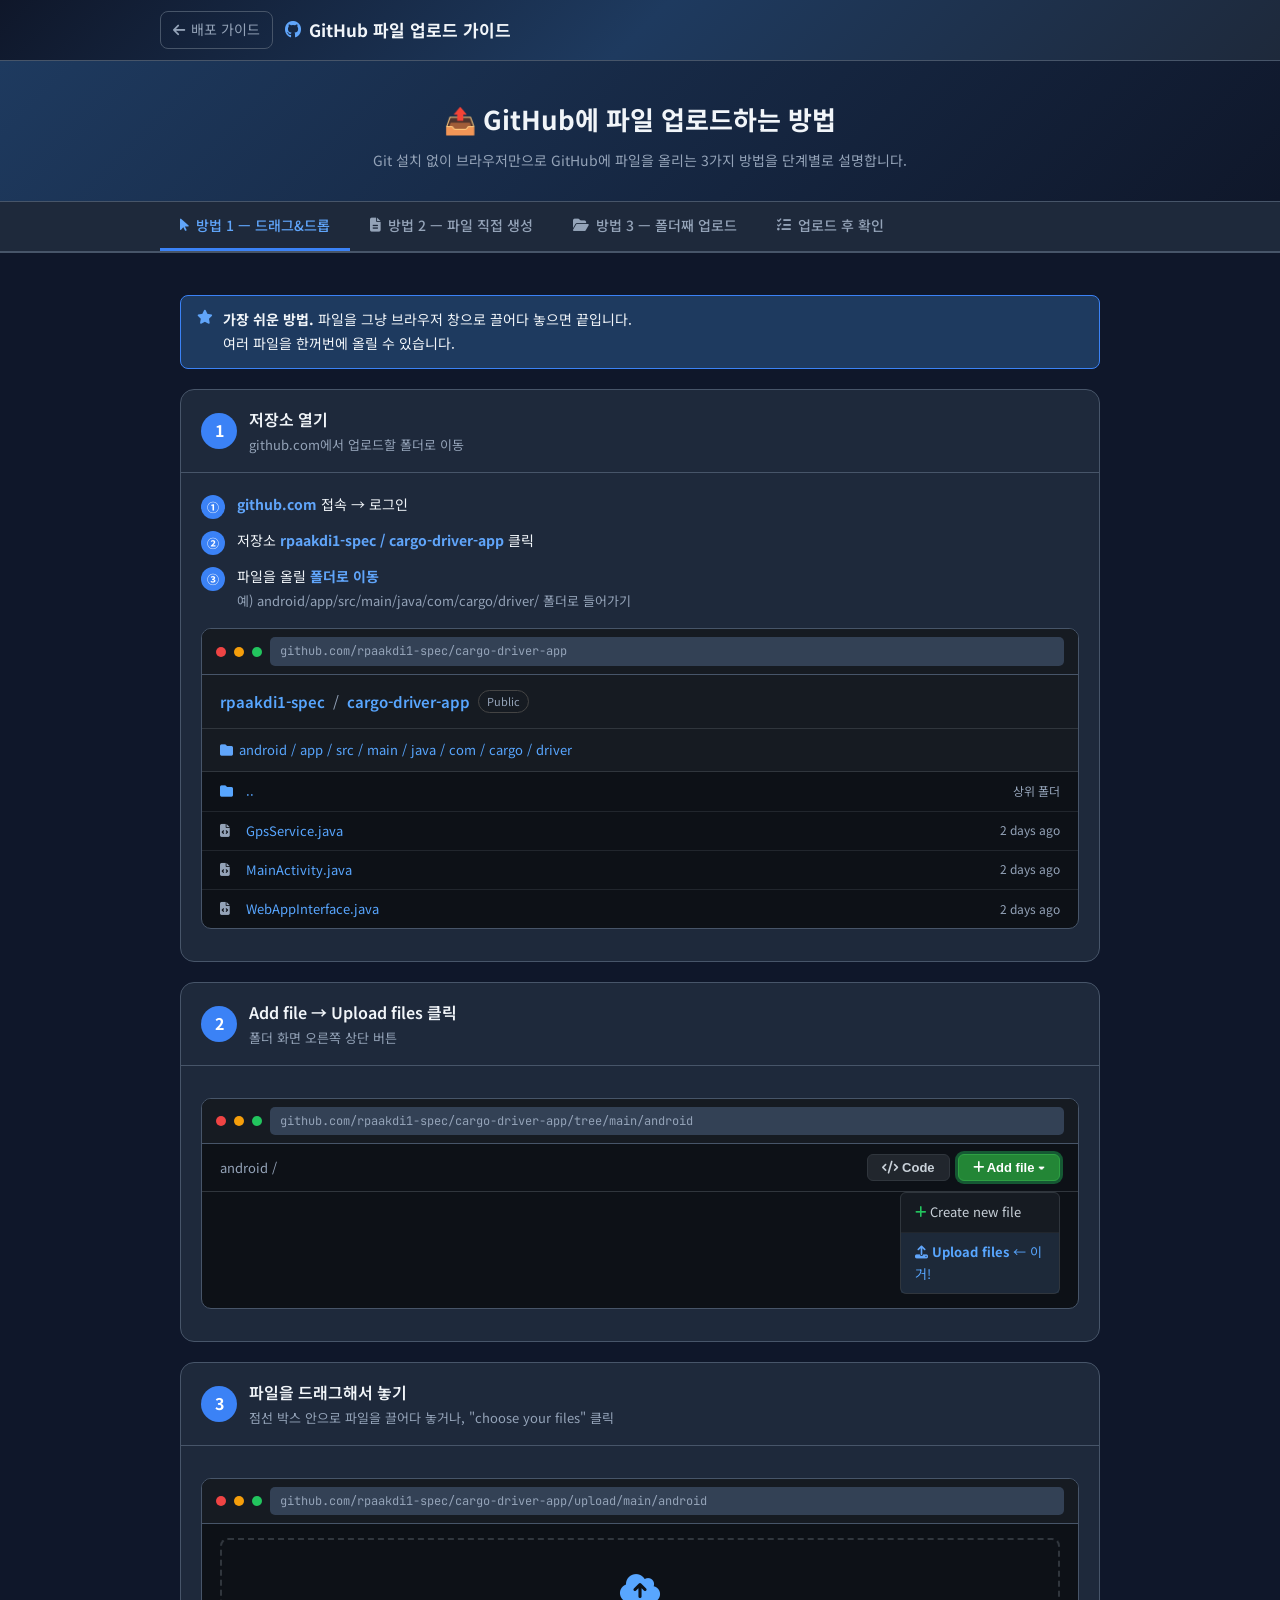
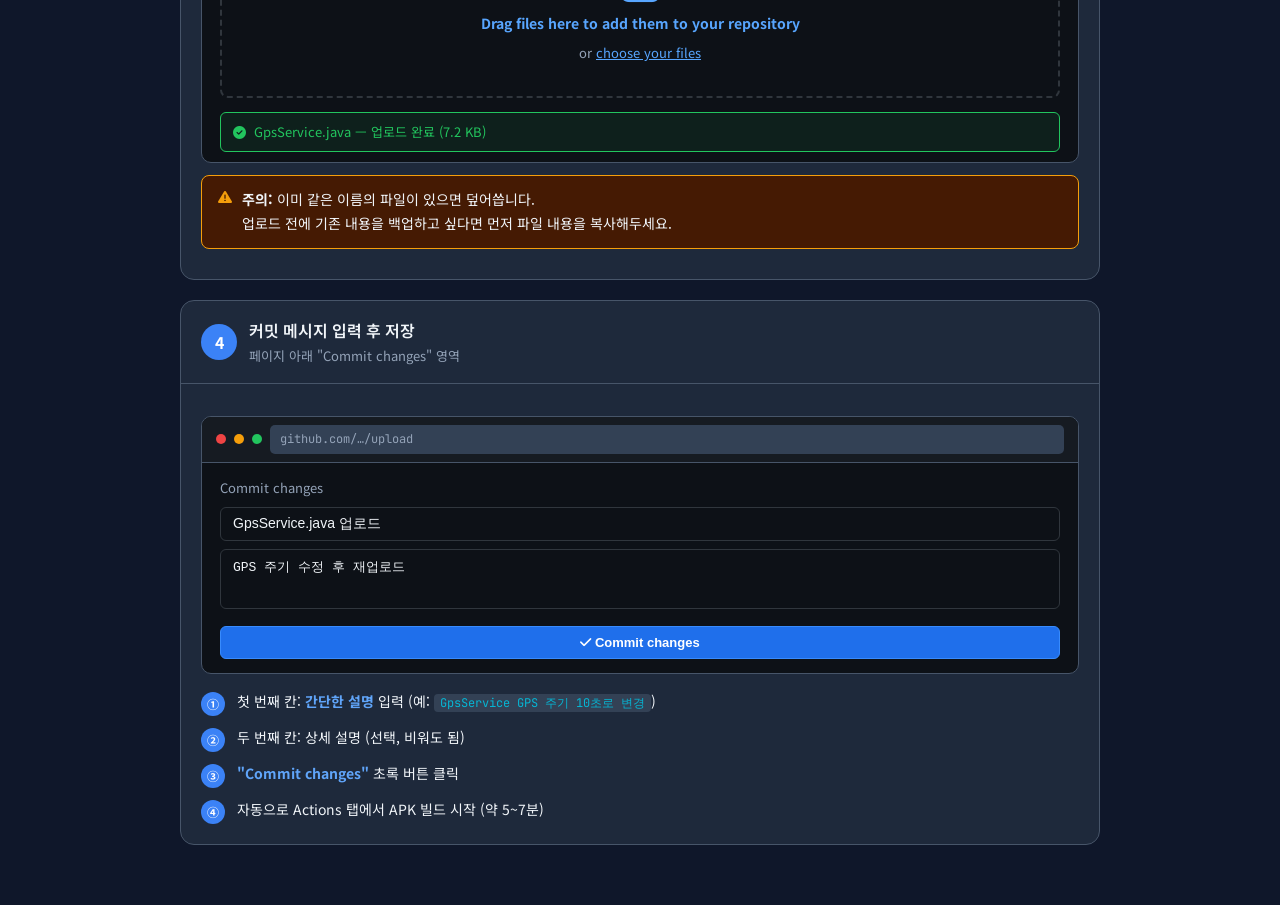
<file: github-upload-guide.html>
<!DOCTYPE html>
<html lang="ko">
<head>
  <meta charset="UTF-8">
  <meta name="viewport" content="width=device-width, initial-scale=1.0">
  <title>GitHub 파일 업로드 가이드</title>
  <link rel="stylesheet" href="https://cdn.jsdelivr.net/npm/@fortawesome/fontawesome-free@6.4.0/css/all.min.css">
  <link href="https://fonts.googleapis.com/css2?family=Noto+Sans+KR:wght@300;400;500;700&family=JetBrains+Mono:wght@400;600&display=swap" rel="stylesheet">
  <style>
    :root {
      --bg: #0f172a; --bg2: #1e293b; --bg3: #334155; --border: #475569;
      --text: #f1f5f9; --muted: #94a3b8;
      --blue: #3b82f6; --blue-light: #60a5fa; --blue-bg: #1e3a5f;
      --green: #22c55e; --green-bg: #052e16;
      --yellow: #f59e0b; --yellow-bg: #451a03;
      --red: #ef4444; --red-bg: #450a0a;
      --purple: #a855f7; --cyan: #06b6d4;
    }
    * { box-sizing: border-box; margin: 0; padding: 0; }
    body { background: var(--bg); color: var(--text); font-family: 'Noto Sans KR', sans-serif; line-height: 1.7; }

    /* 헤더 */
    header {
      background: linear-gradient(135deg, #0f172a, #1e3a5f 50%, #1e293b);
      border-bottom: 1px solid var(--border);
      padding: 0 24px; position: sticky; top: 0; z-index: 100;
    }
    .header-inner { max-width: 960px; margin: 0 auto; display: flex; align-items: center; gap: 12px; height: 60px; }
    .back-btn {
      display: flex; align-items: center; gap: 6px; color: var(--muted);
      text-decoration: none; font-size: 14px; padding: 6px 12px;
      border: 1px solid var(--border); border-radius: 8px; transition: all .2s; white-space: nowrap;
    }
    .back-btn:hover { color: var(--text); border-color: var(--blue); }
    .header-title { font-size: 17px; font-weight: 700; display: flex; align-items: center; gap: 8px; }

    /* 히어로 */
    .hero {
      background: linear-gradient(135deg, #1e3a5f, #0f172a);
      padding: 36px 24px 28px; text-align: center; border-bottom: 1px solid var(--border);
    }
    .hero h1 { font-size: clamp(18px, 4vw, 26px); font-weight: 700; margin-bottom: 8px; }
    .hero p { color: var(--muted); font-size: 14px; max-width: 580px; margin: 0 auto; }

    /* 탭 */
    .tab-nav { background: var(--bg2); border-bottom: 2px solid var(--border); overflow-x: auto; }
    .tab-inner { display: flex; max-width: 960px; margin: 0 auto; min-width: max-content; }
    .tab-btn {
      padding: 13px 20px; background: none; border: none; border-bottom: 3px solid transparent;
      color: var(--muted); cursor: pointer; font-size: 14px; font-weight: 500;
      white-space: nowrap; transition: all .2s; display: flex; align-items: center; gap: 7px;
      font-family: 'Noto Sans KR', sans-serif;
    }
    .tab-btn:hover { color: var(--text); }
    .tab-btn.active { color: var(--blue-light); border-bottom-color: var(--blue); }

    /* 본문 */
    .wrap { max-width: 960px; margin: 0 auto; padding: 32px 20px 60px; }
    .panel { display: none; }
    .panel.active { display: block; }

    /* 스텝 카드 */
    .step-wrap { display: flex; flex-direction: column; gap: 20px; }
    .step-card {
      background: var(--bg2); border: 1px solid var(--border); border-radius: 14px; overflow: hidden;
    }
    .step-head {
      padding: 16px 20px; border-bottom: 1px solid var(--border);
      display: flex; align-items: center; gap: 12px;
    }
    .step-circle {
      width: 36px; height: 36px; border-radius: 50%; background: var(--blue);
      display: flex; align-items: center; justify-content: center;
      font-weight: 700; font-size: 16px; flex-shrink: 0; color: #fff;
    }
    .step-head h3 { font-size: 16px; font-weight: 600; }
    .step-head .sub { color: var(--muted); font-size: 13px; margin-top: 1px; }
    .step-body { padding: 20px; }

    /* 이미지 모크업 */
    .mockup {
      background: #0d1117; border: 1px solid var(--border); border-radius: 10px;
      overflow: hidden; margin: 12px 0;
    }
    .mockup-bar {
      background: #161b22; padding: 8px 14px; border-bottom: 1px solid var(--border);
      display: flex; align-items: center; gap: 8px;
    }
    .mockup-bar .dot { width: 10px; height: 10px; border-radius: 50%; }
    .mockup-bar .dot.r { background: #ef4444; }
    .mockup-bar .dot.y { background: #f59e0b; }
    .mockup-bar .dot.g { background: #22c55e; }
    .mockup-bar .url-bar {
      flex: 1; background: var(--bg3); border-radius: 5px; padding: 4px 10px;
      font-size: 12px; color: var(--muted); font-family: 'JetBrains Mono', monospace;
    }
    .mockup-content { padding: 0; }

    /* GitHub UI 시뮬레이션 */
    .gh-repo-header {
      background: #161b22; padding: 14px 18px; border-bottom: 1px solid #30363d;
      display: flex; align-items: center; gap: 8px; flex-wrap: wrap;
    }
    .gh-repo-name { color: #58a6ff; font-size: 15px; font-weight: 600; }
    .gh-repo-slash { color: var(--muted); font-size: 15px; }
    .gh-public-badge {
      border: 1px solid #444; color: var(--muted); padding: 1px 8px; border-radius: 20px; font-size: 11px;
    }
    .gh-breadcrumb {
      background: #161b22; padding: 10px 18px; border-bottom: 1px solid #30363d;
      font-size: 13px; color: #58a6ff; display: flex; align-items: center; gap: 6px;
    }
    .gh-file-table { width: 100%; }
    .gh-file-row {
      padding: 8px 18px; border-bottom: 1px solid #21262d;
      display: flex; align-items: center; gap: 10px; font-size: 13px;
    }
    .gh-file-row:last-child { border-bottom: none; }
    .gh-file-row i { color: var(--muted); width: 16px; }
    .gh-file-row.folder i { color: #58a6ff; }
    .gh-file-row .name { color: #58a6ff; flex: 1; }
    .gh-file-row .time { color: var(--muted); font-size: 12px; }
    .gh-btn-bar {
      padding: 10px 18px; border-bottom: 1px solid #30363d;
      display: flex; align-items: center; gap: 8px; justify-content: flex-end;
    }
    .gh-btn {
      padding: 5px 14px; border-radius: 6px; font-size: 13px; font-weight: 600;
      cursor: pointer; border: 1px solid;
    }
    .gh-btn.green { background: #238636; border-color: #2ea043; color: #fff; }
    .gh-btn.outline { background: #21262d; border-color: #30363d; color: #c9d1d9; }
    .gh-btn.primary { background: #1f6feb; border-color: #388bfd; color: #fff; }
    .gh-drop-zone {
      margin: 14px 18px; border: 2px dashed #30363d; border-radius: 8px;
      padding: 32px; text-align: center; color: var(--muted); font-size: 14px;
    }
    .gh-drop-zone i { font-size: 32px; display: block; margin-bottom: 8px; color: #58a6ff; }
    .gh-drop-zone strong { color: #58a6ff; }
    .gh-commit-box { padding: 14px 18px; }
    .gh-commit-input {
      width: 100%; background: #0d1117; border: 1px solid #30363d; border-radius: 6px;
      padding: 8px 12px; color: var(--text); font-size: 14px; margin-bottom: 8px;
    }
    .gh-commit-desc {
      width: 100%; background: #0d1117; border: 1px solid #30363d; border-radius: 6px;
      padding: 8px 12px; color: var(--text); font-size: 13px; height: 60px; resize: none;
    }

    /* 정보 박스 */
    .info { border-radius: 8px; padding: 12px 16px; margin: 10px 0; display: flex; gap: 10px; font-size: 14px; }
    .info.blue { background: var(--blue-bg); border: 1px solid var(--blue); }
    .info.green { background: var(--green-bg); border: 1px solid var(--green); }
    .info.yellow { background: var(--yellow-bg); border: 1px solid var(--yellow); }
    .info.red { background: var(--red-bg); border: 1px solid var(--red); }
    .info i { margin-top: 2px; flex-shrink: 0; }
    .info.blue i { color: var(--blue-light); }
    .info.green i { color: var(--green); }
    .info.yellow i { color: var(--yellow); }
    .info.red i { color: var(--red); }

    /* 파일 트리 */
    .file-tree {
      background: #0d1117; border: 1px solid var(--border); border-radius: 8px;
      padding: 16px 20px; font-family: 'JetBrains Mono', monospace; font-size: 13px;
      line-height: 2;
    }
    .file-tree .folder { color: var(--blue-light); }
    .file-tree .file { color: #e2e8f0; }
    .file-tree .file.hl { color: var(--yellow); font-weight: 600; }
    .file-tree .comment { color: var(--muted); }

    /* 배지 */
    .badge { display: inline-flex; align-items: center; gap: 4px; padding: 3px 10px; border-radius: 6px; font-size: 12px; font-weight: 700; }
    .badge.blue { background: rgba(59,130,246,.15); border: 1px solid var(--blue); color: var(--blue-light); }
    .badge.green { background: rgba(34,197,94,.12); border: 1px solid var(--green); color: var(--green); }
    .badge.yellow { background: rgba(245,158,11,.15); border: 1px solid var(--yellow); color: var(--yellow); }
    .badge.red { background: rgba(239,68,68,.15); border: 1px solid var(--red); color: var(--red); }

    /* 번호 목록 */
    .num-list { list-style: none; padding: 0; display: flex; flex-direction: column; gap: 10px; }
    .num-list li { display: flex; gap: 12px; align-items: flex-start; font-size: 14px; }
    .num-list .n {
      min-width: 24px; height: 24px; background: var(--blue); color: #fff;
      border-radius: 50%; display: flex; align-items: center; justify-content: center;
      font-size: 12px; font-weight: 700; flex-shrink: 0; margin-top: 2px;
    }
    .num-list li p { margin: 0; }
    .num-list li code {
      background: var(--bg3); padding: 1px 6px; border-radius: 4px;
      font-family: 'JetBrains Mono', monospace; font-size: 12px; color: var(--cyan);
    }
    .num-list li strong { color: var(--blue-light); }

    /* 파일 경로 칩 */
    .path-chip {
      background: var(--bg3); border: 1px solid var(--border); border-radius: 6px;
      padding: 6px 12px; font-family: 'JetBrains Mono', monospace; font-size: 12px;
      color: var(--cyan); display: inline-flex; align-items: center; gap: 6px; margin: 4px 0;
    }
    .path-chip i { color: var(--yellow); }

    /* 체크리스트 */
    .checklist { list-style: none; padding: 0; display: flex; flex-direction: column; gap: 8px; }
    .checklist li {
      display: flex; align-items: flex-start; gap: 10px; font-size: 14px;
      padding: 10px 14px; background: rgba(255,255,255,.03); border-radius: 8px;
      border: 1px solid var(--border);
    }
    .checklist li i.fa-check-circle { color: var(--green); margin-top: 2px; }
    .checklist li i.fa-times-circle { color: var(--red); margin-top: 2px; }
    .checklist li i.fa-exclamation-circle { color: var(--yellow); margin-top: 2px; }

    /* 구분선 */
    hr { border: none; border-top: 1px solid var(--border); margin: 20px 0; }

    /* 토스트 */
    #toast {
      position: fixed; bottom: 24px; right: 24px; z-index: 9999;
      background: var(--bg2); border: 1px solid var(--green); color: var(--green);
      padding: 10px 18px; border-radius: 8px; font-size: 14px; font-weight: 600;
      opacity: 0; transition: opacity .3s; pointer-events: none;
    }
    #toast.show { opacity: 1; }

    @media (max-width: 640px) {
      .wrap { padding: 20px 14px 40px; }
      .tab-btn { padding: 11px 12px; font-size: 13px; }
    }
  </style>
</head>
<body>

<!-- 헤더 -->
<header>
  <div class="header-inner">
    <a href="deploy-guide.html" class="back-btn"><i class="fas fa-arrow-left"></i> 배포 가이드</a>
    <div class="header-title">
      <i class="fab fa-github" style="color:var(--blue-light)"></i>
      GitHub 파일 업로드 가이드
    </div>
  </div>
</header>

<!-- 히어로 -->
<div class="hero">
  <h1>📤 GitHub에 파일 업로드하는 방법</h1>
  <p>Git 설치 없이 브라우저만으로 GitHub에 파일을 올리는 3가지 방법을 단계별로 설명합니다.</p>
</div>

<!-- 탭 -->
<nav class="tab-nav">
  <div class="tab-inner">
    <button class="tab-btn active" onclick="go('a')"><i class="fas fa-mouse-pointer"></i> 방법 1 — 드래그&드롭</button>
    <button class="tab-btn" onclick="go('b')"><i class="fas fa-file-alt"></i> 방법 2 — 파일 직접 생성</button>
    <button class="tab-btn" onclick="go('c')"><i class="fas fa-folder-open"></i> 방법 3 — 폴더째 업로드</button>
    <button class="tab-btn" onclick="go('d')"><i class="fas fa-list-check"></i> 업로드 후 확인</button>
  </div>
</nav>

<div class="wrap">

<!-- ═══════════════════════════════════════ -->
<!-- 방법 1 — 드래그 & 드롭                    -->
<!-- ═══════════════════════════════════════ -->
<div id="panel-a" class="panel active">

  <div class="info blue" style="margin-bottom:20px">
    <i class="fas fa-star"></i>
    <div><strong>가장 쉬운 방법.</strong> 파일을 그냥 브라우저 창으로 끌어다 놓으면 끝입니다.<br>
    여러 파일을 한꺼번에 올릴 수 있습니다.</div>
  </div>

  <div class="step-wrap">

    <!-- STEP 1 -->
    <div class="step-card">
      <div class="step-head">
        <div class="step-circle">1</div>
        <div>
          <h3>저장소 열기</h3>
          <div class="sub">github.com에서 업로드할 폴더로 이동</div>
        </div>
      </div>
      <div class="step-body">
        <ul class="num-list">
          <li><div class="n">①</div><p><strong>github.com</strong> 접속 → 로그인</p></li>
          <li><div class="n">②</div><p>저장소 <strong>rpaakdi1-spec / cargo-driver-app</strong> 클릭</p></li>
          <li><div class="n">③</div><p>파일을 올릴 <strong>폴더로 이동</strong><br>
            <span style="color:var(--muted);font-size:13px">예) android/app/src/main/java/com/cargo/driver/ 폴더로 들어가기</span>
          </p></li>
        </ul>

        <!-- GitHub UI 모크업 -->
        <div class="mockup" style="margin-top:16px">
          <div class="mockup-bar">
            <span class="dot r"></span><span class="dot y"></span><span class="dot g"></span>
            <span class="url-bar">github.com/rpaakdi1-spec/cargo-driver-app</span>
          </div>
          <div class="gh-repo-header">
            <span class="gh-repo-name">rpaakdi1-spec</span>
            <span class="gh-repo-slash">/</span>
            <span class="gh-repo-name">cargo-driver-app</span>
            <span class="gh-public-badge">Public</span>
          </div>
          <div class="gh-breadcrumb">
            <i class="fas fa-folder" style="color:var(--blue-light)"></i>
            android / app / src / main / java / com / cargo / driver
          </div>
          <div class="gh-file-table">
            <div class="gh-file-row folder"><i class="fas fa-folder"></i><span class="name">..</span><span class="time">상위 폴더</span></div>
            <div class="gh-file-row"><i class="fas fa-file-code"></i><span class="name">GpsService.java</span><span class="time">2 days ago</span></div>
            <div class="gh-file-row"><i class="fas fa-file-code"></i><span class="name">MainActivity.java</span><span class="time">2 days ago</span></div>
            <div class="gh-file-row"><i class="fas fa-file-code"></i><span class="name">WebAppInterface.java</span><span class="time">2 days ago</span></div>
          </div>
        </div>
      </div>
    </div>

    <!-- STEP 2 -->
    <div class="step-card">
      <div class="step-head">
        <div class="step-circle">2</div>
        <div>
          <h3>Add file → Upload files 클릭</h3>
          <div class="sub">폴더 화면 오른쪽 상단 버튼</div>
        </div>
      </div>
      <div class="step-body">
        <div class="mockup">
          <div class="mockup-bar">
            <span class="dot r"></span><span class="dot y"></span><span class="dot g"></span>
            <span class="url-bar">github.com/rpaakdi1-spec/cargo-driver-app/tree/main/android</span>
          </div>
          <div class="gh-btn-bar" style="justify-content:space-between;align-items:center">
            <span style="font-size:13px;color:var(--muted)">android /</span>
            <div style="display:flex;gap:8px">
              <button class="gh-btn outline"><i class="fas fa-code"></i> Code</button>
              <!-- 핵심 버튼 강조 -->
              <button class="gh-btn green" style="box-shadow:0 0 0 3px rgba(34,197,94,.4)">
                <i class="fas fa-plus"></i> Add file ▾
              </button>
            </div>
          </div>
          <!-- 드롭다운 -->
          <div style="background:#161b22;border:1px solid #30363d;border-radius:6px;margin:0 18px 14px;width:160px;margin-left:auto;margin-right:18px">
            <div style="padding:8px 14px;font-size:13px;color:#c9d1d9;border-bottom:1px solid #21262d">
              <i class="fas fa-plus" style="color:var(--green)"></i> Create new file
            </div>
            <div style="padding:8px 14px;font-size:13px;color:#58a6ff;background:rgba(88,166,255,.1)">
              <i class="fas fa-upload" style="color:var(--blue-light)"></i> <strong>Upload files</strong> ← 이거!
            </div>
          </div>
        </div>
      </div>
    </div>

    <!-- STEP 3 -->
    <div class="step-card">
      <div class="step-head">
        <div class="step-circle">3</div>
        <div>
          <h3>파일을 드래그해서 놓기</h3>
          <div class="sub">점선 박스 안으로 파일을 끌어다 놓거나, "choose your files" 클릭</div>
        </div>
      </div>
      <div class="step-body">
        <div class="mockup">
          <div class="mockup-bar">
            <span class="dot r"></span><span class="dot y"></span><span class="dot g"></span>
            <span class="url-bar">github.com/rpaakdi1-spec/cargo-driver-app/upload/main/android</span>
          </div>
          <div class="gh-drop-zone">
            <i class="fas fa-cloud-upload-alt"></i>
            <div><strong>Drag files here to add them to your repository</strong></div>
            <div style="margin-top:6px;font-size:13px">or <span style="color:#58a6ff;text-decoration:underline">choose your files</span></div>
          </div>
          <!-- 파일이 올라간 모습 -->
          <div style="padding:0 18px 10px">
            <div style="background:rgba(34,197,94,.08);border:1px solid var(--green);border-radius:6px;padding:8px 12px;font-size:13px;color:var(--green);display:flex;align-items:center;gap:8px">
              <i class="fas fa-check-circle"></i>
              GpsService.java — 업로드 완료 (7.2 KB)
            </div>
          </div>
        </div>

        <div class="info yellow" style="margin-top:12px">
          <i class="fas fa-exclamation-triangle"></i>
          <div><strong>주의:</strong> 이미 같은 이름의 파일이 있으면 덮어씁니다.<br>
          업로드 전에 기존 내용을 백업하고 싶다면 먼저 파일 내용을 복사해두세요.</div>
        </div>
      </div>
    </div>

    <!-- STEP 4 -->
    <div class="step-card">
      <div class="step-head">
        <div class="step-circle">4</div>
        <div>
          <h3>커밋 메시지 입력 후 저장</h3>
          <div class="sub">페이지 아래 "Commit changes" 영역</div>
        </div>
      </div>
      <div class="step-body">
        <div class="mockup">
          <div class="mockup-bar">
            <span class="dot r"></span><span class="dot y"></span><span class="dot g"></span>
            <span class="url-bar">github.com/…/upload</span>
          </div>
          <div class="gh-commit-box">
            <p style="font-size:13px;color:var(--muted);margin-bottom:8px">Commit changes</p>
            <input class="gh-commit-input" type="text" value="GpsService.java 업로드" readonly>
            <textarea class="gh-commit-desc" readonly>GPS 주기 수정 후 재업로드</textarea>
            <div style="margin-top:10px">
              <button class="gh-btn primary" style="width:100%;padding:8px">
                <i class="fas fa-check"></i> Commit changes
              </button>
            </div>
          </div>
        </div>

        <ul class="num-list" style="margin-top:16px">
          <li><div class="n">①</div><p>첫 번째 칸: <strong>간단한 설명</strong> 입력 (예: <code>GpsService GPS 주기 10초로 변경</code>)</p></li>
          <li><div class="n">②</div><p>두 번째 칸: 상세 설명 (선택, 비워도 됨)</p></li>
          <li><div class="n">③</div><p><strong>"Commit changes"</strong> 초록 버튼 클릭</p></li>
          <li><div class="n">④</div><p>자동으로 Actions 탭에서 APK 빌드 시작 (약 5~7분)</p></li>
        </ul>
      </div>
    </div>

  </div><!-- /step-wrap -->
</div><!-- /panel-a -->


<!-- ═══════════════════════════════════════ -->
<!-- 방법 2 — 파일 직접 생성                   -->
<!-- ═══════════════════════════════════════ -->
<div id="panel-b" class="panel">

  <div class="info blue" style="margin-bottom:20px">
    <i class="fas fa-info-circle"></i>
    <div>파일을 새로 만들거나, 내용 전체를 복사해서 붙여넣을 때 사용합니다.<br>
    파일이 없는 새 경로에 파일을 만들 때도 이 방법을 씁니다.</div>
  </div>

  <div class="step-wrap">

    <div class="step-card">
      <div class="step-head">
        <div class="step-circle">1</div>
        <div>
          <h3>Add file → Create new file</h3>
          <div class="sub">저장소 아무 폴더에서나 가능</div>
        </div>
      </div>
      <div class="step-body">
        <ul class="num-list">
          <li><div class="n">①</div><p>저장소 메인 또는 원하는 폴더 이동</p></li>
          <li><div class="n">②</div><p><strong>Add file</strong> 버튼 → <strong>Create new file</strong> 클릭</p></li>
        </ul>
      </div>
    </div>

    <div class="step-card">
      <div class="step-head">
        <div class="step-circle">2</div>
        <div>
          <h3>파일 이름에 경로 포함해서 입력</h3>
          <div class="sub">슬래시(/)를 입력하면 자동으로 폴더가 생성됩니다</div>
        </div>
      </div>
      <div class="step-body">
        <div class="mockup">
          <div class="mockup-bar">
            <span class="dot r"></span><span class="dot y"></span><span class="dot g"></span>
            <span class="url-bar">github.com/rpaakdi1-spec/cargo-driver-app/new/main</span>
          </div>
          <div style="padding:16px 18px;background:#0d1117">
            <div style="display:flex;align-items:center;gap:4px;font-size:13px;margin-bottom:12px">
              <span style="color:#58a6ff">cargo-driver-app</span>
              <span style="color:var(--muted)">/</span>
              <!-- 경로 입력 강조 -->
              <span style="background:rgba(88,166,255,.15);border:1px solid #58a6ff;border-radius:4px;padding:3px 10px;color:#58a6ff;font-family:'JetBrains Mono',monospace;font-size:13px">
                android/app/src/main/java/com/cargo/driver/GpsService.java
              </span>
            </div>
            <p style="font-size:12px;color:var(--muted)">
              💡 슬래시(/)를 입력하면 폴더가 자동 생성됩니다.<br>
              예: <code style="background:var(--bg3);padding:1px 5px;border-radius:3px;color:var(--cyan)">android/</code> 입력 → android 폴더 생성
            </p>
          </div>
        </div>

        <div class="info green" style="margin-top:8px">
          <i class="fas fa-lightbulb"></i>
          <div>파일 이름 칸에 <strong>경로/파일명</strong> 전체를 입력하면 됩니다.<br>
          예: <code>android/app/src/main/java/com/cargo/driver/GpsService.java</code></div>
        </div>
      </div>
    </div>

    <div class="step-card">
      <div class="step-head">
        <div class="step-circle">3</div>
        <div>
          <h3>내용 붙여넣기</h3>
          <div class="sub">아래 파일별 전체 코드를 복사해서 에디터에 붙여넣기</div>
        </div>
      </div>
      <div class="step-body">
        <div class="mockup">
          <div class="mockup-bar">
            <span class="dot r"></span><span class="dot y"></span><span class="dot g"></span>
            <span class="url-bar">github.com/…/new/main</span>
          </div>
          <div style="background:#0d1117;padding:12px 18px;min-height:120px;border-bottom:1px solid #30363d">
            <div style="font-family:'JetBrains Mono',monospace;font-size:12px;color:#e2e8f0;line-height:1.8">
              <div style="color:#6b7280">  1  </div>
              <div><span style="color:#6b7280">  2  </span> <span style="color:#93c5fd">package</span> <span style="color:#86efac">com.cargo.driver</span>;</div>
              <div><span style="color:#6b7280">  3  </span></div>
              <div><span style="color:#6b7280">  4  </span> <span style="color:#93c5fd">import</span> android.app.Service;</div>
              <div style="color:#6b7280;font-style:italic">  5  ... (코드 계속)</div>
            </div>
          </div>
          <div style="padding:10px 18px;background:#161b22;font-size:12px;color:var(--muted)">
            Ctrl+A로 전체 선택 후 Ctrl+V로 붙여넣기
          </div>
        </div>

        <div class="info yellow" style="margin-top:12px">
          <i class="fas fa-exclamation-triangle"></i>
          <div>기존 파일을 수정할 때는 이 방법보다 <strong>파일 직접 열어서 연필 아이콘 클릭</strong>이 더 편합니다.<br>
          이 방법은 <strong>완전히 새 파일</strong>을 만들 때 주로 사용하세요.</div>
        </div>
      </div>
    </div>

  </div>
</div><!-- /panel-b -->


<!-- ═══════════════════════════════════════ -->
<!-- 방법 3 — 폴더째 업로드                    -->
<!-- ═══════════════════════════════════════ -->
<div id="panel-c" class="panel">

  <div class="info blue" style="margin-bottom:20px">
    <i class="fas fa-folder-open"></i>
    <div>android 폴더 전체를 처음 업로드하거나, 여러 폴더를 한 번에 올릴 때 사용합니다.</div>
  </div>

  <div class="step-wrap">

    <div class="step-card">
      <div class="step-head">
        <div class="step-circle">1</div>
        <div>
          <h3>저장소 루트(최상단)에서 시작</h3>
          <div class="sub">폴더 구조 그대로 유지됩니다</div>
        </div>
      </div>
      <div class="step-body">
        <ul class="num-list">
          <li><div class="n">①</div><p>저장소 첫 페이지(루트) 이동<br>
            <span class="path-chip"><i class="fas fa-link"></i>github.com/rpaakdi1-spec/cargo-driver-app</span>
          </p></li>
          <li><div class="n">②</div><p><strong>Add file → Upload files</strong> 클릭</p></li>
        </ul>
      </div>
    </div>

    <div class="step-card">
      <div class="step-head">
        <div class="step-circle">2</div>
        <div>
          <h3>폴더를 드래그해서 놓기</h3>
          <div class="sub">파일 탐색기에서 폴더 자체를 끌어다 놓으면 됩니다</div>
        </div>
      </div>
      <div class="step-body">
        <div class="mockup">
          <div class="mockup-bar">
            <span class="dot r"></span><span class="dot y"></span><span class="dot g"></span>
            <span class="url-bar">github.com/rpaakdi1-spec/cargo-driver-app/upload/main</span>
          </div>
          <div class="gh-drop-zone" style="border-color:#58a6ff;background:rgba(88,166,255,.05)">
            <i class="fas fa-folder-open" style="color:#58a6ff"></i>
            <div style="color:#58a6ff"><strong>폴더를 여기로 드래그</strong></div>
            <div style="margin-top:6px;font-size:13px;color:var(--muted)">android 폴더 전체를 끌어다 놓기</div>
          </div>
          <div style="padding:0 18px 12px;display:flex;flex-direction:column;gap:6px">
            <div style="background:rgba(34,197,94,.08);border:1px solid var(--green);border-radius:6px;padding:6px 12px;font-size:12px;color:var(--green);display:flex;align-items:center;gap:8px">
              <i class="fas fa-check-circle"></i> android/app/build.gradle
            </div>
            <div style="background:rgba(34,197,94,.08);border:1px solid var(--green);border-radius:6px;padding:6px 12px;font-size:12px;color:var(--green);display:flex;align-items:center;gap:8px">
              <i class="fas fa-check-circle"></i> android/app/src/main/AndroidManifest.xml
            </div>
            <div style="background:rgba(34,197,94,.08);border:1px solid var(--green);border-radius:6px;padding:6px 12px;font-size:12px;color:var(--green);display:flex;align-items:center;gap:8px">
              <i class="fas fa-check-circle"></i> android/app/src/main/java/com/cargo/driver/GpsService.java
            </div>
            <div style="color:var(--muted);font-size:12px;padding-left:4px">+ 8개 파일 더...</div>
          </div>
        </div>

        <div class="info green" style="margin-top:12px">
          <i class="fas fa-check-circle"></i>
          <div>폴더를 드래그하면 <strong>하위 파일 모두 자동으로 올라갑니다.</strong><br>
          폴더 구조(경로)도 그대로 유지됩니다.</div>
        </div>
        <div class="info yellow" style="margin-top:8px">
          <i class="fas fa-exclamation-triangle"></i>
          <div><strong>크롬/엣지 브라우저 권장.</strong> 일부 브라우저는 폴더 드래그가 안 될 수 있습니다.<br>
          안 되면 방법 1(파일 하나씩)이나 방법 2를 사용하세요.</div>
        </div>
      </div>
    </div>

    <div class="step-card">
      <div class="step-head">
        <div class="step-circle">3</div>
        <div>
          <h3>업로드할 파일 목록 — android 폴더 전체</h3>
          <div class="sub">현재 프로젝트의 모든 android 파일</div>
        </div>
      </div>
      <div class="step-body">
        <div class="file-tree">
          <span class="folder">android/</span><br>
          <span style="padding-left:16px" class="folder">├── .github/workflows/</span><br>
          <span style="padding-left:32px" class="file hl">│   └── build.yml</span> <span class="comment">← GitHub Actions 자동 빌드</span><br>
          <span style="padding-left:16px" class="folder">├── app/</span><br>
          <span style="padding-left:32px" class="file hl">│   ├── build.gradle</span> <span class="comment">← 버전 번호</span><br>
          <span style="padding-left:32px" class="folder">│   └── src/main/</span><br>
          <span style="padding-left:48px" class="file hl">│       ├── AndroidManifest.xml</span> <span class="comment">← 앱 이름·권한</span><br>
          <span style="padding-left:48px" class="folder">│       ├── java/com/cargo/driver/</span><br>
          <span style="padding-left:64px" class="file hl">│       │   ├── MainActivity.java</span> <span class="comment">← URL</span><br>
          <span style="padding-left:64px" class="file hl">│       │   ├── GpsService.java</span> <span class="comment">← GPS 주기</span><br>
          <span style="padding-left:64px" class="file">│       │   └── WebAppInterface.java</span><br>
          <span style="padding-left:48px" class="folder">│       └── res/</span><br>
          <span style="padding-left:64px" class="file">│           ├── drawable/ic_gps.xml</span><br>
          <span style="padding-left:64px" class="file">│           ├── layout/activity_main.xml</span><br>
          <span style="padding-left:64px" class="file hl">│           └── values/strings.xml</span> <span class="comment">← 앱 이름</span><br>
          <span style="padding-left:16px" class="folder">├── gradle/wrapper/</span><br>
          <span style="padding-left:16px" class="file">├── build.gradle</span><br>
          <span style="padding-left:16px" class="file">├── settings.gradle</span><br>
          <span style="padding-left:16px" class="file">└── gradlew</span>
        </div>
        <p style="font-size:13px;color:var(--muted);margin-top:8px">
          <span class="badge yellow"><i class="fas fa-star"></i> 노란색</span> 파일이 자주 수정하는 파일입니다.
        </p>
      </div>
    </div>

  </div>
</div><!-- /panel-c -->


<!-- ═══════════════════════════════════════ -->
<!-- 업로드 후 확인                            -->
<!-- ═══════════════════════════════════════ -->
<div id="panel-d" class="panel">

  <div class="step-wrap">

    <div class="step-card">
      <div class="step-head">
        <div class="step-circle"><i class="fas fa-check"></i></div>
        <div>
          <h3>Actions 탭에서 빌드 확인</h3>
          <div class="sub">파일 업로드 후 자동으로 APK 빌드가 시작됩니다</div>
        </div>
      </div>
      <div class="step-body">
        <ul class="num-list">
          <li><div class="n">①</div><p>저장소 상단 <strong>Actions</strong> 탭 클릭</p></li>
          <li><div class="n">②</div><p>가장 최근 워크플로 클릭 — <strong>🟡 노란 원 = 진행 중</strong> (5~7분 대기)</p></li>
          <li><div class="n">③</div><p><strong>✅ 초록 체크</strong>로 바뀌면 빌드 완료</p></li>
          <li><div class="n">④</div><p>워크플로 클릭 → 하단 <strong>Artifacts</strong> 섹션 → APK 다운로드</p></li>
        </ul>

        <div class="mockup" style="margin-top:16px">
          <div class="mockup-bar">
            <span class="dot r"></span><span class="dot y"></span><span class="dot g"></span>
            <span class="url-bar">github.com/rpaakdi1-spec/cargo-driver-app/actions</span>
          </div>
          <div style="padding:14px 18px;display:flex;flex-direction:column;gap:8px">
            <div style="display:flex;align-items:center;gap:10px;padding:10px 14px;background:#0d1117;border:1px solid #30363d;border-radius:6px">
              <span style="color:var(--green);font-size:18px">✅</span>
              <div>
                <div style="font-size:13px;color:#c9d1d9;font-weight:600">Build Android APK</div>
                <div style="font-size:12px;color:var(--muted)">main — 2 minutes ago</div>
              </div>
            </div>
            <div style="display:flex;align-items:center;gap:10px;padding:10px 14px;background:#0d1117;border:1px solid #30363d;border-radius:6px;opacity:.5">
              <span style="color:var(--yellow);font-size:18px">🟡</span>
              <div>
                <div style="font-size:13px;color:#c9d1d9">Build Android APK</div>
                <div style="font-size:12px;color:var(--muted)">진행 중...</div>
              </div>
            </div>
          </div>
          <!-- Artifacts -->
          <div style="border-top:1px solid #30363d;padding:14px 18px">
            <div style="font-size:13px;font-weight:600;color:#c9d1d9;margin-bottom:8px">📦 Artifacts</div>
            <div style="display:flex;align-items:center;justify-content:space-between;padding:8px 12px;background:#161b22;border:1px solid #30363d;border-radius:6px">
              <span style="color:#58a6ff;font-size:13px"><i class="fas fa-file-archive"></i> cargo-driver-app.apk</span>
              <button class="gh-btn outline" style="font-size:12px;padding:3px 10px"><i class="fas fa-download"></i> 다운로드</button>
            </div>
          </div>
        </div>
      </div>
    </div>

    <div class="step-card">
      <div class="step-head">
        <div class="step-circle"><i class="fas fa-mobile-alt"></i></div>
        <div>
          <h3>APK 기사님 기기에 설치</h3>
          <div class="sub">카카오톡으로 전송 또는 링크 공유</div>
        </div>
      </div>
      <div class="step-body">
        <ul class="checklist">
          <li>
            <i class="fas fa-check-circle"></i>
            <div>APK 파일 다운로드 후 카카오톡으로 기사님께 전송</div>
          </li>
          <li>
            <i class="fas fa-check-circle"></i>
            <div>기사님 폰에서 파일 열기 → <strong>"알 수 없는 출처 허용"</strong> → 설치</div>
          </li>
          <li>
            <i class="fas fa-exclamation-circle"></i>
            <div>기존 앱이 설치되어 있으면 <strong>삭제 없이 덮어쓰기</strong> 설치 가능 (단, versionCode가 더 커야 함)</div>
          </li>
          <li>
            <i class="fas fa-check-circle"></i>
            <div>설치 후 앱 실행 → GPS 권한 "항상 허용" 설정</div>
          </li>
        </ul>

        <div class="info blue" style="margin-top:16px">
          <i class="fas fa-link"></i>
          <div><strong>deploy-guide.html의 APK 다운로드 탭</strong>을 설정하면 기사님이 직접 사이트에서 최신 APK를 다운로드할 수도 있습니다.</div>
        </div>
      </div>
    </div>

    <!-- 자주 묻는 질문 -->
    <div class="step-card">
      <div class="step-head">
        <div class="step-circle"><i class="fas fa-question"></i></div>
        <div>
          <h3>업로드 시 자주 생기는 문제</h3>
        </div>
      </div>
      <div class="step-body">
        <ul class="checklist">
          <li>
            <i class="fas fa-times-circle"></i>
            <div>
              <strong>Actions 탭이 없다</strong><br>
              <span style="color:var(--muted);font-size:13px">Settings → Actions → General → "Allow all actions" 선택 후 Save</span>
            </div>
          </li>
          <li>
            <i class="fas fa-times-circle"></i>
            <div>
              <strong>빌드가 ❌ 빨간색으로 실패</strong><br>
              <span style="color:var(--muted);font-size:13px">실패한 워크플로 클릭 → 오류 메시지 확인. 보통 Java 문법 오류거나 versionCode 중복입니다.</span>
            </div>
          </li>
          <li>
            <i class="fas fa-times-circle"></i>
            <div>
              <strong>Artifacts(APK)가 없다</strong><br>
              <span style="color:var(--muted);font-size:13px">build.yml 파일에 업로드 설정이 없는 경우입니다. deploy-guide.html의 GitHub Actions 빌드 탭을 참고하세요.</span>
            </div>
          </li>
          <li>
            <i class="fas fa-times-circle"></i>
            <div>
              <strong>폴더 드래그가 안 된다</strong><br>
              <span style="color:var(--muted);font-size:13px">크롬 브라우저를 사용하세요. 또는 방법 1(파일 하나씩)을 이용하세요.</span>
            </div>
          </li>
        </ul>
      </div>
    </div>

  </div>
</div><!-- /panel-d -->

</div><!-- /wrap -->

<div id="toast">✅ 완료!</div>

<script>
function go(id) {
  document.querySelectorAll('.panel').forEach(p => p.classList.remove('active'));
  document.querySelectorAll('.tab-btn').forEach(b => b.classList.remove('active'));
  document.getElementById('panel-' + id).classList.add('active');
  event.currentTarget.classList.add('active');
  window.scrollTo({ top: 0, behavior: 'smooth' });
}
</script>
</body>
</html>
</file>
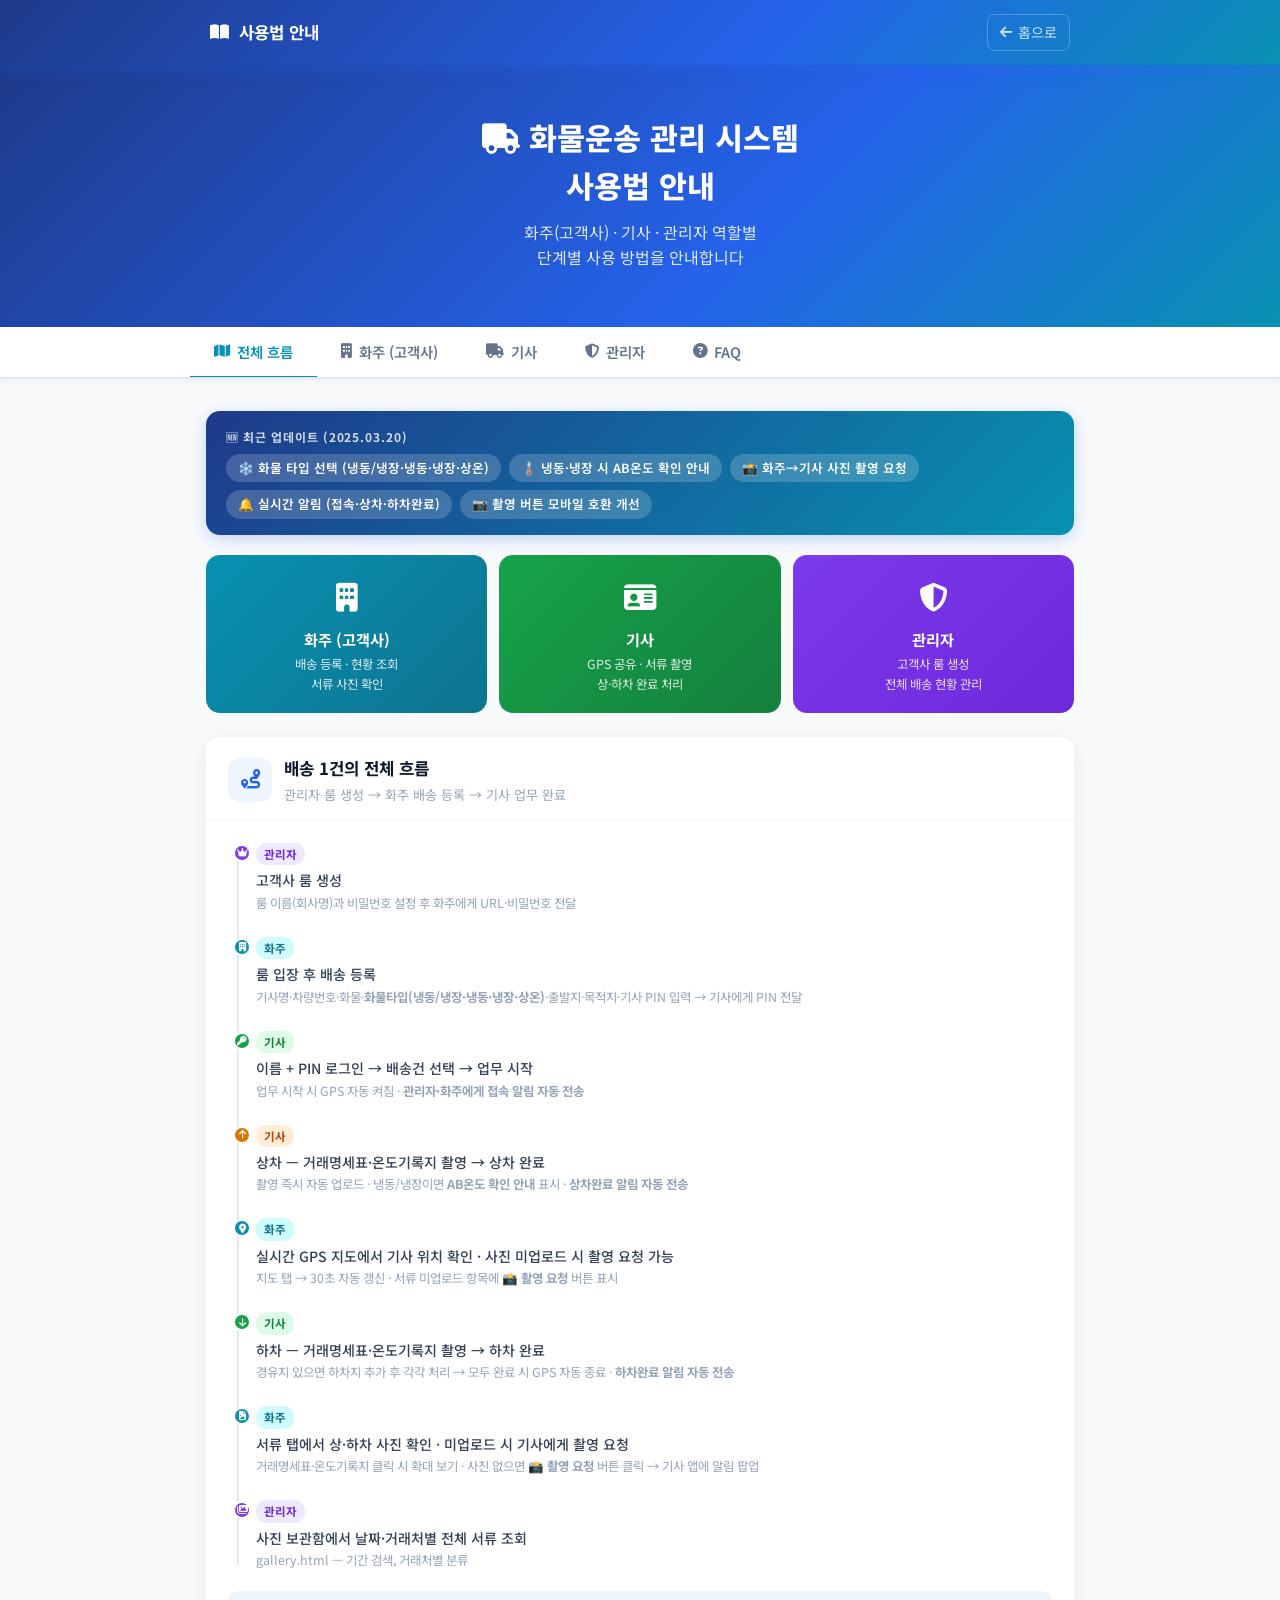
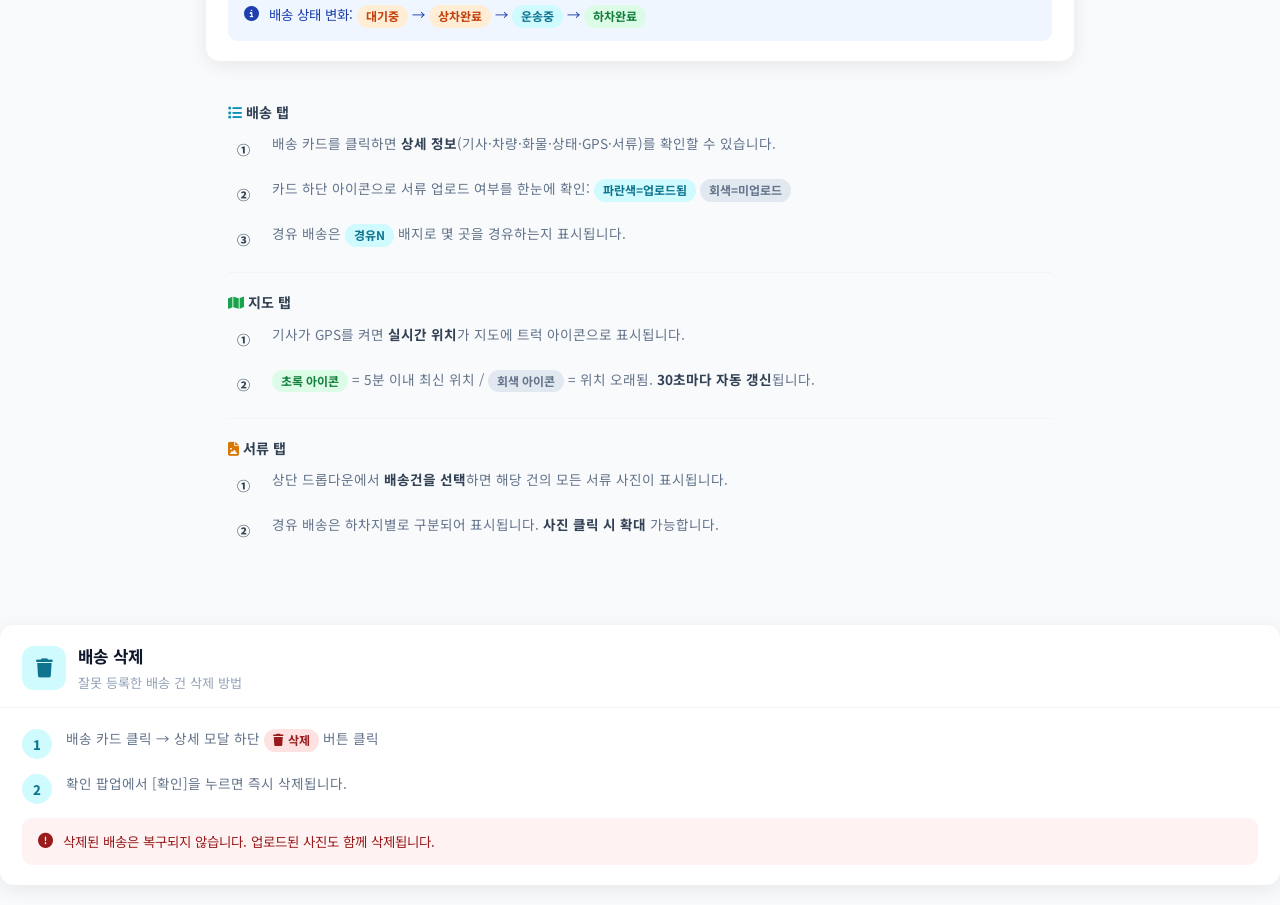
<file: guide.html>
<!DOCTYPE html>
<html lang="ko">
<head>
    <meta charset="UTF-8">
    <meta name="viewport" content="width=device-width, initial-scale=1.0">
    <title>사용법 안내 - 화물운송 관리 시스템</title>
    <link rel="stylesheet" href="https://cdn.jsdelivr.net/npm/@fortawesome/fontawesome-free@6.4.0/css/all.min.css">
    <link href="https://fonts.googleapis.com/css2?family=Noto+Sans+KR:wght@300;400;500;600;700;800&display=swap" rel="stylesheet">
    <style>
        *, *::before, *::after { box-sizing: border-box; margin: 0; padding: 0; }

        :root {
            --primary:   #2563eb;
            --primary-d: #1d4ed8;
            --customer:  #0891b2;
            --driver:    #16a34a;
            --admin:     #7c3aed;
            --warning:   #d97706;
            --gray-50:   #f8fafc;
            --gray-100:  #f1f5f9;
            --gray-200:  #e2e8f0;
            --gray-400:  #94a3b8;
            --gray-500:  #64748b;
            --gray-700:  #334155;
            --gray-900:  #0f172a;
            --white:     #ffffff;
            --radius:    14px;
            --shadow:    0 4px 20px rgba(0,0,0,0.08);
        }

        body {
            font-family: 'Noto Sans KR', sans-serif;
            background: var(--gray-50);
            color: var(--gray-700);
            line-height: 1.6;
        }

        /* ── 헤더 ── */
        .guide-header {
            background: linear-gradient(135deg, #1e3a8a 0%, #2563eb 60%, #0891b2 100%);
            color: white;
            padding: 0;
            position: sticky;
            top: 0;
            z-index: 200;
            box-shadow: 0 2px 16px rgba(37,99,235,0.35);
        }
        .guide-header .inner {
            max-width: 900px;
            margin: 0 auto;
            padding: 14px 20px;
            display: flex;
            align-items: center;
            justify-content: space-between;
            gap: 12px;
        }
        .guide-header .logo {
            display: flex;
            align-items: center;
            gap: 10px;
            font-size: 1.05rem;
            font-weight: 700;
        }
        .guide-header a.back {
            color: rgba(255,255,255,0.8);
            text-decoration: none;
            padding: 6px 12px;
            border-radius: 8px;
            font-size: 0.88rem;
            border: 1px solid rgba(255,255,255,0.25);
            display: flex;
            align-items: center;
            gap: 6px;
            transition: background 0.2s;
        }
        .guide-header a.back:hover { background: rgba(255,255,255,0.15); }

        /* ── 히어로 ── */
        .hero {
            background: linear-gradient(135deg, #1e3a8a 0%, #2563eb 60%, #0891b2 100%);
            color: white;
            padding: 48px 20px 56px;
            text-align: center;
        }
        .hero h1 {
            font-size: 1.9rem;
            font-weight: 800;
            margin-bottom: 10px;
        }
        .hero p {
            font-size: 1rem;
            opacity: 0.85;
            max-width: 500px;
            margin: 0 auto;
        }

        /* ── 탭 네비 ── */
        .tab-nav {
            background: white;
            border-bottom: 2px solid var(--gray-200);
            position: sticky;
            top: 52px;
            z-index: 100;
            box-shadow: 0 2px 8px rgba(0,0,0,0.05);
        }
        .tab-nav .tab-inner {
            max-width: 900px;
            margin: 0 auto;
            display: flex;
            overflow-x: auto;
            scrollbar-width: none;
        }
        .tab-nav .tab-inner::-webkit-scrollbar { display: none; }
        .tab-btn {
            flex: 0 0 auto;
            padding: 14px 24px;
            border: none;
            background: none;
            font-family: inherit;
            font-size: 0.9rem;
            font-weight: 600;
            color: var(--gray-500);
            cursor: pointer;
            border-bottom: 3px solid transparent;
            margin-bottom: -2px;
            display: flex;
            align-items: center;
            gap: 7px;
            transition: color 0.2s, border-color 0.2s;
            white-space: nowrap;
        }
        .tab-btn:hover { color: var(--gray-700); }
        .tab-btn.active-customer { color: var(--customer); border-color: var(--customer); }
        .tab-btn.active-driver   { color: var(--driver);   border-color: var(--driver);   }
        .tab-btn.active-admin    { color: var(--admin);    border-color: var(--admin);    }

        /* ── 메인 컨텐츠 ── */
        .guide-body {
            max-width: 900px;
            margin: 0 auto;
            padding: 32px 16px 60px;
        }

        /* ── 패널 ── */
        .guide-panel { display: none; }
        .guide-panel.active { display: block; }

        /* ── 섹션 카드 ── */
        .section-card {
            background: white;
            border-radius: var(--radius);
            box-shadow: var(--shadow);
            margin-bottom: 20px;
            overflow: hidden;
        }
        .section-card-head {
            padding: 18px 22px 14px;
            display: flex;
            align-items: center;
            gap: 12px;
            border-bottom: 1px solid var(--gray-100);
        }
        .section-card-head .icon {
            width: 44px; height: 44px;
            border-radius: 12px;
            display: flex; align-items: center; justify-content: center;
            font-size: 1.2rem;
            flex-shrink: 0;
        }
        .section-card-head h2 {
            font-size: 1.05rem;
            font-weight: 700;
            color: var(--gray-900);
        }
        .section-card-head p {
            font-size: 0.82rem;
            color: var(--gray-400);
            margin-top: 2px;
        }
        .section-card-body { padding: 20px 22px; }

        /* ── 스텝 리스트 ── */
        .steps { list-style: none; display: flex; flex-direction: column; gap: 14px; }
        .step {
            display: flex;
            gap: 14px;
            align-items: flex-start;
        }
        .step-num {
            width: 30px; height: 30px;
            border-radius: 50%;
            display: flex; align-items: center; justify-content: center;
            font-size: 0.82rem;
            font-weight: 800;
            flex-shrink: 0;
            margin-top: 1px;
        }
        .step-content { flex: 1; }
        .step-content .step-title {
            font-weight: 700;
            font-size: 0.95rem;
            color: var(--gray-900);
            margin-bottom: 4px;
        }
        .step-content .step-desc {
            font-size: 0.85rem;
            color: var(--gray-500);
            line-height: 1.55;
        }
        .step-content .step-desc strong { color: var(--gray-700); }

        /* 컬러 테마 */
        .theme-customer .step-num { background: #cffafe; color: #0e7490; }
        .theme-customer .section-card-head .icon { background: #cffafe; color: #0e7490; }
        .theme-driver   .step-num { background: #dcfce7; color: #15803d; }
        .theme-driver   .section-card-head .icon { background: #dcfce7; color: #15803d; }
        .theme-admin    .step-num { background: #ede9fe; color: #6d28d9; }
        .theme-admin    .section-card-head .icon { background: #ede9fe; color: #6d28d9; }

        /* ── 팁 박스 ── */
        .tip-box {
            border-radius: 10px;
            padding: 13px 16px;
            font-size: 0.84rem;
            display: flex;
            gap: 10px;
            align-items: flex-start;
            margin-top: 14px;
            line-height: 1.55;
        }
        .tip-box i { margin-top: 2px; flex-shrink: 0; font-size: 0.95rem; }
        .tip-info    { background: #eff6ff; color: #1e40af; }
        .tip-success { background: #f0fdf4; color: #15803d; }
        .tip-warn    { background: #fffbeb; color: #92400e; }
        .tip-danger  { background: #fef2f2; color: #991b1b; }

        /* ── 인라인 배지 ── */
        .badge {
            display: inline-flex;
            align-items: center;
            gap: 4px;
            padding: 2px 9px;
            border-radius: 20px;
            font-size: 0.75rem;
            font-weight: 700;
            vertical-align: middle;
        }
        .badge-blue   { background: #dbeafe; color: #1e40af; }
        .badge-cyan   { background: #cffafe; color: #0e7490; }
        .badge-green  { background: #dcfce7; color: #15803d; }
        .badge-purple { background: #ede9fe; color: #6d28d9; }
        .badge-orange { background: #ffedd5; color: #c2410c; }
        .badge-red    { background: #fee2e2; color: #991b1b; }

        /* ── 상태 플로우 ── */
        .status-flow {
            display: flex;
            align-items: center;
            flex-wrap: wrap;
            gap: 6px;
            margin-top: 10px;
        }
        .status-chip {
            padding: 5px 14px;
            border-radius: 20px;
            font-size: 0.8rem;
            font-weight: 700;
        }
        .status-arrow {
            color: var(--gray-400);
            font-size: 0.9rem;
        }

        /* ── FAQ ── */
        .faq-item {
            border: 1.5px solid var(--gray-200);
            border-radius: 10px;
            margin-bottom: 10px;
            overflow: hidden;
        }
        .faq-q {
            padding: 14px 18px;
            font-weight: 600;
            font-size: 0.9rem;
            cursor: pointer;
            display: flex;
            align-items: center;
            justify-content: space-between;
            gap: 10px;
            color: var(--gray-900);
            background: white;
            transition: background 0.15s;
            user-select: none;
        }
        .faq-q:hover { background: var(--gray-50); }
        .faq-q .faq-icon { color: var(--gray-400); transition: transform 0.2s; font-size: 0.8rem; }
        .faq-q.open .faq-icon { transform: rotate(180deg); }
        .faq-a {
            display: none;
            padding: 0 18px 14px;
            font-size: 0.84rem;
            color: var(--gray-500);
            line-height: 1.6;
            border-top: 1px solid var(--gray-100);
            background: var(--gray-50);
        }
        .faq-a.open { display: block; }

        /* ── 구분선 ── */
        .divider {
            height: 1px;
            background: var(--gray-100);
            margin: 18px 0;
        }

        /* ── 요약 카드 행 ── */
        .summary-row {
            display: grid;
            grid-template-columns: repeat(3,1fr);
            gap: 12px;
            margin-bottom: 24px;
        }
        @media (max-width: 600px) { .summary-row { grid-template-columns: 1fr; } }
        .summary-card {
            border-radius: var(--radius);
            padding: 18px 16px;
            text-align: center;
            color: white;
        }
        .summary-card .sc-icon { font-size: 1.8rem; margin-bottom: 8px; }
        .summary-card .sc-title { font-size: 0.95rem; font-weight: 700; margin-bottom: 4px; }
        .summary-card .sc-sub { font-size: 0.78rem; opacity: 0.85; }
        .bg-customer { background: linear-gradient(135deg,#0891b2,#0e7490); }
        .bg-driver   { background: linear-gradient(135deg,#16a34a,#15803d); }
        .bg-admin    { background: linear-gradient(135deg,#7c3aed,#6d28d9); }

        /* ── 전체 흐름 타임라인 ── */
        .timeline { position: relative; padding-left: 28px; }
        .timeline::before {
            content: '';
            position: absolute;
            left: 9px; top: 6px; bottom: 6px;
            width: 2px;
            background: var(--gray-200);
        }
        .tl-item {
            position: relative;
            margin-bottom: 20px;
        }
        .tl-dot {
            position: absolute;
            left: -23px;
            top: 4px;
            width: 18px; height: 18px;
            border-radius: 50%;
            border: 2px solid white;
            display: flex; align-items: center; justify-content: center;
            font-size: 0.6rem;
            color: white;
        }
        .tl-item .tl-role {
            font-size: 0.72rem;
            font-weight: 700;
            padding: 2px 8px;
            border-radius: 10px;
            display: inline-block;
            margin-bottom: 4px;
        }
        .tl-item .tl-text {
            font-size: 0.88rem;
            color: var(--gray-700);
            font-weight: 500;
        }
        .tl-item .tl-sub {
            font-size: 0.78rem;
            color: var(--gray-400);
            margin-top: 2px;
        }

        /* 반응형 */
        @media (max-width: 480px) {
            .hero h1 { font-size: 1.5rem; }
            .section-card-body { padding: 16px; }
            .section-card-head { padding: 14px 16px 10px; }
        }
    </style>
</head>
<body>

<!-- 헤더 -->
<header class="guide-header">
    <div class="inner">
        <div class="logo">
            <i class="fas fa-book-open"></i> 사용법 안내
        </div>
        <a href="index.html" class="back">
            <i class="fas fa-arrow-left"></i> 홈으로
        </a>
    </div>
</header>

<!-- 히어로 -->
<div class="hero">
    <h1><i class="fas fa-truck"></i> 화물운송 관리 시스템<br>사용법 안내</h1>
    <p>화주(고객사) · 기사 · 관리자 역할별<br>단계별 사용 방법을 안내합니다</p>
</div>

<!-- 탭 네비 -->
<nav class="tab-nav">
    <div class="tab-inner">
        <button class="tab-btn active-customer" id="tabBtnOverview" onclick="switchTab('overview','customer')">
            <i class="fas fa-map"></i> 전체 흐름
        </button>
        <button class="tab-btn" id="tabBtnCustomer" onclick="switchTab('customer','customer')">
            <i class="fas fa-building"></i> 화주 (고객사)
        </button>
        <button class="tab-btn" id="tabBtnDriver" onclick="switchTab('driver','driver')">
            <i class="fas fa-truck"></i> 기사
        </button>
        <button class="tab-btn" id="tabBtnAdmin" onclick="switchTab('admin','admin')">
            <i class="fas fa-shield-alt"></i> 관리자
        </button>
        <button class="tab-btn" id="tabBtnFaq" onclick="switchTab('faq','customer')">
            <i class="fas fa-question-circle"></i> FAQ
        </button>
    </div>
</nav>

<!-- 본문 -->
<div class="guide-body">

    <!-- ★ 최신 업데이트 공지 -->
    <div style="background:linear-gradient(135deg,#1e3a8a,#0891b2);color:#fff;border-radius:14px;padding:16px 20px;margin-bottom:20px;box-shadow:0 4px 16px rgba(37,99,235,0.25);">
        <div style="font-size:0.75rem;font-weight:700;letter-spacing:0.08em;opacity:0.8;margin-bottom:8px;">🆕 최근 업데이트 (2025.03.20)</div>
        <div style="display:flex;flex-wrap:wrap;gap:8px;">
            <span style="background:rgba(255,255,255,0.18);border-radius:20px;padding:4px 12px;font-size:0.79rem;font-weight:600;">❄️ 화물 타입 선택 (냉동/냉장·냉동·냉장·상온)</span>
            <span style="background:rgba(255,255,255,0.18);border-radius:20px;padding:4px 12px;font-size:0.79rem;font-weight:600;">🌡️ 냉동·냉장 시 AB온도 확인 안내</span>
            <span style="background:rgba(255,255,255,0.18);border-radius:20px;padding:4px 12px;font-size:0.79rem;font-weight:600;">📸 화주→기사 사진 촬영 요청</span>
            <span style="background:rgba(255,255,255,0.18);border-radius:20px;padding:4px 12px;font-size:0.79rem;font-weight:600;">🔔 실시간 알림 (접속·상차·하차완료)</span>
            <span style="background:rgba(255,255,255,0.18);border-radius:20px;padding:4px 12px;font-size:0.79rem;font-weight:600;">📷 촬영 버튼 모바일 호환 개선</span>
        </div>
    </div>

    <!-- ========================
         전체 흐름
         ======================== -->
    <div class="guide-panel active" id="panelOverview">

        <div class="summary-row">
            <div class="summary-card bg-customer">
                <div class="sc-icon"><i class="fas fa-building"></i></div>
                <div class="sc-title">화주 (고객사)</div>
                <div class="sc-sub">배송 등록 · 현황 조회<br>서류 사진 확인</div>
            </div>
            <div class="summary-card bg-driver">
                <div class="sc-icon"><i class="fas fa-id-card"></i></div>
                <div class="sc-title">기사</div>
                <div class="sc-sub">GPS 공유 · 서류 촬영<br>상·하차 완료 처리</div>
            </div>
            <div class="summary-card bg-admin">
                <div class="sc-icon"><i class="fas fa-shield-alt"></i></div>
                <div class="sc-title">관리자</div>
                <div class="sc-sub">고객사 룸 생성<br>전체 배송 현황 관리</div>
            </div>
        </div>

        <div class="section-card">
            <div class="section-card-head">
                <div class="icon" style="background:#eff6ff;color:#2563eb;">
                    <i class="fas fa-route"></i>
                </div>
                <div>
                    <h2>배송 1건의 전체 흐름</h2>
                    <p>관리자 룸 생성 → 화주 배송 등록 → 기사 업무 완료</p>
                </div>
            </div>
            <div class="section-card-body">
                <div class="timeline">

                    <div class="tl-item">
                        <div class="tl-dot" style="background:#7c3aed;"><i class="fas fa-crown"></i></div>
                        <span class="tl-role" style="background:#ede9fe;color:#6d28d9;">관리자</span>
                        <div class="tl-text">고객사 룸 생성</div>
                        <div class="tl-sub">룸 이름(회사명)과 비밀번호 설정 후 화주에게 URL·비밀번호 전달</div>
                    </div>

                    <div class="tl-item">
                        <div class="tl-dot" style="background:#0891b2;"><i class="fas fa-building"></i></div>
                        <span class="tl-role" style="background:#cffafe;color:#0e7490;">화주</span>
                        <div class="tl-text">룸 입장 후 배송 등록</div>
                        <div class="tl-sub">기사명·차량번호·화물·<strong>화물타입(냉동/냉장·냉동·냉장·상온)</strong>·출발지·목적지·기사 PIN 입력 → 기사에게 PIN 전달</div>
                    </div>

                    <div class="tl-item">
                        <div class="tl-dot" style="background:#16a34a;"><i class="fas fa-key"></i></div>
                        <span class="tl-role" style="background:#dcfce7;color:#15803d;">기사</span>
                        <div class="tl-text">이름 + PIN 로그인 → 배송건 선택 → 업무 시작</div>
                        <div class="tl-sub">업무 시작 시 GPS 자동 켜짐 · <strong>관리자·화주에게 접속 알림 자동 전송</strong></div>
                    </div>

                    <div class="tl-item">
                        <div class="tl-dot" style="background:#d97706;"><i class="fas fa-arrow-up"></i></div>
                        <span class="tl-role" style="background:#ffedd5;color:#c2410c;">기사</span>
                        <div class="tl-text">상차 — 거래명세표·온도기록지 촬영 → 상차 완료</div>
                        <div class="tl-sub">촬영 즉시 자동 업로드 · 냉동/냉장이면 <strong>AB온도 확인 안내</strong> 표시 · <strong>상차완료 알림 자동 전송</strong></div>
                    </div>

                    <div class="tl-item">
                        <div class="tl-dot" style="background:#0891b2;"><i class="fas fa-map-marker-alt"></i></div>
                        <span class="tl-role" style="background:#cffafe;color:#0e7490;">화주</span>
                        <div class="tl-text">실시간 GPS 지도에서 기사 위치 확인 · 사진 미업로드 시 촬영 요청 가능</div>
                        <div class="tl-sub">지도 탭 → 30초 자동 갱신 · 서류 미업로드 항목에 <strong>📸 촬영 요청</strong> 버튼 표시</div>
                    </div>

                    <div class="tl-item">
                        <div class="tl-dot" style="background:#16a34a;"><i class="fas fa-arrow-down"></i></div>
                        <span class="tl-role" style="background:#dcfce7;color:#15803d;">기사</span>
                        <div class="tl-text">하차 — 거래명세표·온도기록지 촬영 → 하차 완료</div>
                        <div class="tl-sub">경유지 있으면 하차지 추가 후 각각 처리 → 모두 완료 시 GPS 자동 종료 · <strong>하차완료 알림 자동 전송</strong></div>
                    </div>

                    <div class="tl-item">
                        <div class="tl-dot" style="background:#0891b2;"><i class="fas fa-file-image"></i></div>
                        <span class="tl-role" style="background:#cffafe;color:#0e7490;">화주</span>
                        <div class="tl-text">서류 탭에서 상·하차 사진 확인 · 미업로드 시 기사에게 촬영 요청</div>
                        <div class="tl-sub">거래명세표·온도기록지 클릭 시 확대 보기 · 사진 없으면 <strong>📸 촬영 요청</strong> 버튼 클릭 → 기사 앱에 알림 팝업</div>
                    </div>

                    <div class="tl-item">
                        <div class="tl-dot" style="background:#7c3aed;"><i class="fas fa-images"></i></div>
                        <span class="tl-role" style="background:#ede9fe;color:#6d28d9;">관리자</span>
                        <div class="tl-text">사진 보관함에서 날짜·거래처별 전체 서류 조회</div>
                        <div class="tl-sub">gallery.html — 기간 검색, 거래처별 분류</div>
                    </div>

                </div>

                <div class="tip-box tip-info" style="margin-top:0;">
                    <i class="fas fa-info-circle"></i>
                    <span>배송 상태 변화: <span class="badge badge-orange">대기중</span> → <span class="badge badge-orange">상차완료</span> → <span class="badge badge-cyan">운송중</span> → <span class="badge badge-green">하차완료</span></span>
                </div>
            </div>
        </div>

    </div>

    <!-- ========================
         화주 (고객사)
         ======================== -->
    <div class="guide-panel" id="panelCustomer">

        <!-- 접속 방법 -->
        <div class="section-card theme-customer">
            <div class="section-card-head">
                <div class="icon"><i class="fas fa-sign-in-alt"></i></div>
                <div>
                    <h2>1단계 · 룸 접속</h2>
                    <p>관리자에게 받은 URL과 비밀번호로 입장</p>
                </div>
            </div>
            <div class="section-card-body">
                <ul class="steps">
                    <li class="step">
                        <div class="step-num">1</div>
                        <div class="step-content">
                            <div class="step-title">URL로 접속</div>
                            <div class="step-desc">관리자에게 받은 링크를 클릭하거나, 메인 화면 <span class="badge badge-cyan"><i class="fas fa-building"></i> 고객사</span> 카드를 선택 후 회사명을 찾아 클릭합니다.</div>
                        </div>
                    </li>
                    <li class="step">
                        <div class="step-num">2</div>
                        <div class="step-content">
                            <div class="step-title">룸 비밀번호 입력</div>
                            <div class="step-desc">관리자에게 받은 <strong>룸 비밀번호</strong>를 입력하고 [입장하기]를 클릭합니다.<br>한 번 입장하면 <strong>8시간 동안 자동 유지</strong>됩니다.</div>
                        </div>
                    </li>
                </ul>
                <div class="tip-box tip-info">
                    <i class="fas fa-link"></i>
                    <span>자주 사용한다면 브라우저에 즐겨찾기로 저장해 두세요. URL에 룸 ID가 포함되어 있어 바로 접속됩니다.</span>
                </div>
            </div>
        </div>

        <!-- 배송 등록 -->
        <div class="section-card theme-customer">
            <div class="section-card-head">
                <div class="icon"><i class="fas fa-plus-circle"></i></div>
                <div>
                    <h2>2단계 · 배송 등록</h2>
                    <p>출발 전 기사 정보와 PIN을 함께 등록</p>
                </div>
            </div>
            <div class="section-card-body">
                <ul class="steps">
                    <li class="step">
                        <div class="step-num">1</div>
                        <div class="step-content">
                            <div class="step-title">[+ 배송 등록] 버튼 클릭</div>
                            <div class="step-desc">배송 목록 우상단의 파란 버튼을 클릭합니다.</div>
                        </div>
                    </li>
                    <li class="step">
                        <div class="step-num">2</div>
                        <div class="step-content">
                            <div class="step-title">기본 정보 입력</div>
                            <div class="step-desc">
                                <strong>기사명</strong> · <strong>차량번호</strong> · <strong>화물 품목</strong> · <strong>출발지</strong> · <strong>목적지</strong>를 입력합니다.<br>
                                <span style="margin-top:6px;display:inline-block;background:#eff6ff;border-radius:8px;padding:4px 10px;font-size:0.82rem;color:#1d4ed8;">
                                    ❄️ <strong>화물 타입</strong>을 반드시 선택하세요 — 냉동/냉장·냉동·냉장·상온<br>
                                    냉동·냉장류 선택 시 온도기록지 업로드 후 <strong>AB온도 확인 안내</strong>가 기사 앱에 표시됩니다.
                                </span>
                            </div>
                        </div>
                    </li>
                    <li class="step">
                        <div class="step-num">3</div>
                        <div class="step-content">
                            <div class="step-title">기사 PIN 설정 <span class="badge badge-red">필수</span></div>
                            <div class="step-desc"><strong>숫자 4~8자리</strong>로 PIN을 정합니다. 이 PIN은 기사가 로그인할 때 사용하므로 <strong>기사에게 문자나 카톡으로 전달</strong>해 주세요.</div>
                        </div>
                    </li>
                    <li class="step">
                        <div class="step-num">4</div>
                        <div class="step-content">
                            <div class="step-title">[등록] 클릭</div>
                            <div class="step-desc">저장 즉시 배송 목록에 나타납니다. 기사에게 <strong>이름 + PIN</strong>을 알려주세요.</div>
                        </div>
                    </li>
                </ul>
                <div class="tip-box tip-warn">
                    <i class="fas fa-exclamation-triangle"></i>
                    <span>PIN은 저장 후 확인이 불가능합니다. 기사에게 전달 전 메모해 두거나 카톡으로 먼저 보내 주세요.</span>
                </div>
            </div>
        </div>

        <!-- ★ 실시간 알림 -->
        <div class="section-card theme-customer">
            <div class="section-card-head">
                <div class="icon" style="background:#fef3c7;color:#d97706;"><i class="fas fa-bell"></i></div>
                <div>
                    <h2>🔔 실시간 알림</h2>
                    <p>기사 접속·상차완료·하차완료 시 자동 알림</p>
                </div>
            </div>
            <div class="section-card-body">
                <ul class="steps">
                    <li class="step">
                        <div class="step-num" style="background:#d97706;">🚛</div>
                        <div class="step-content">
                            <div class="step-title">기사 앱 접속</div>
                            <div class="step-desc">기사가 앱에 로그인해 업무를 시작하면 화주 룸 화면 오른쪽 상단 <strong>🔔 벨 아이콘</strong>에 알림이 표시됩니다.</div>
                        </div>
                    </li>
                    <li class="step">
                        <div class="step-num" style="background:#d97706;">📦</div>
                        <div class="step-content">
                            <div class="step-title">상차완료</div>
                            <div class="step-desc">기사가 <strong>[상차 완료 처리]</strong> 버튼을 누르면 알림이 발송됩니다. 배송 목록도 자동으로 갱신됩니다.</div>
                        </div>
                    </li>
                    <li class="step">
                        <div class="step-num" style="background:#16a34a;">✅</div>
                        <div class="step-content">
                            <div class="step-title">하차완료</div>
                            <div class="step-desc">모든 하차 완료 처리 시 알림이 발송됩니다. 벨 아이콘 클릭 시 알림 목록을 확인할 수 있습니다.</div>
                        </div>
                    </li>
                </ul>
                <div class="tip-box tip-info">
                    <i class="fas fa-info-circle"></i>
                    <span>알림은 <strong>10초 간격</strong>으로 자동 갱신됩니다. 페이지를 열어두면 자동으로 최신 알림을 받습니다.</span>
                </div>
            </div>
        </div>

        <!-- ★ 사진 촬영 요청 -->
        <div class="section-card theme-customer">
            <div class="section-card-head">
                <div class="icon" style="background:#fce7f3;color:#be185d;"><i class="fas fa-camera"></i></div>
                <div>
                    <h2>📸 기사에게 사진 촬영 요청</h2>
                    <p>서류 미업로드 시 기사 앱으로 직접 요청</p>
                </div>
            </div>
            <div class="section-card-body">
                <ul class="steps">
                    <li class="step">
                        <div class="step-num">1</div>
                        <div class="step-content">
                            <div class="step-title">배송 상세 열기</div>
                            <div class="step-desc">배송 목록에서 해당 배송 카드를 클릭하면 상세 정보가 열립니다.</div>
                        </div>
                    </li>
                    <li class="step">
                        <div class="step-num">2</div>
                        <div class="step-content">
                            <div class="step-title">📸 촬영 요청 버튼 클릭</div>
                            <div class="step-desc">사진이 업로드되지 않은 항목(거래명세표/온도기록지)에 <strong style="color:#be185d;">📸 촬영 요청</strong> 버튼이 표시됩니다. 클릭하면 기사 앱에 알림 배너가 뜹니다.</div>
                        </div>
                    </li>
                    <li class="step">
                        <div class="step-num">3</div>
                        <div class="step-content">
                            <div class="step-title">기사가 촬영 후 자동 업로드</div>
                            <div class="step-desc">기사가 촬영하면 즉시 업로드되어 배송 상세에서 바로 확인할 수 있습니다.</div>
                        </div>
                    </li>
                </ul>
                <div class="tip-box tip-info">
                    <i class="fas fa-info-circle"></i>
                    <span>촬영 요청은 배송이 <strong>운송 중</strong>인 상태에서만 가능합니다. 하차완료 배송은 요청할 수 없습니다.</span>
                </div>
            </div>
        </div>
            </div>
            <div class="section-card-body">

                <p style="font-size:0.88rem;font-weight:700;color:var(--gray-700);margin-bottom:10px;">
                    <i class="fas fa-list" style="color:#0891b2;"></i> 배송 탭
                </p>
                <ul class="steps">
                    <li class="step">
                        <div class="step-num">①</div>
                        <div class="step-content">
                            <div class="step-desc">배송 카드를 클릭하면 <strong>상세 정보</strong>(기사·차량·화물·상태·GPS·서류)를 확인할 수 있습니다.</div>
                        </div>
                    </li>
                    <li class="step">
                        <div class="step-num">②</div>
                        <div class="step-content">
                            <div class="step-desc">카드 하단 아이콘으로 서류 업로드 여부를 한눈에 확인: <span class="badge badge-cyan">파란색=업로드됨</span> <span class="badge" style="background:#e2e8f0;color:#64748b;">회색=미업로드</span></div>
                        </div>
                    </li>
                    <li class="step">
                        <div class="step-num">③</div>
                        <div class="step-content">
                            <div class="step-desc">경유 배송은 <span class="badge badge-cyan">경유N</span> 배지로 몇 곳을 경유하는지 표시됩니다.</div>
                        </div>
                    </li>
                </ul>

                <div class="divider"></div>

                <p style="font-size:0.88rem;font-weight:700;color:var(--gray-700);margin-bottom:10px;">
                    <i class="fas fa-map" style="color:#16a34a;"></i> 지도 탭
                </p>
                <ul class="steps">
                    <li class="step">
                        <div class="step-num">①</div>
                        <div class="step-content">
                            <div class="step-desc">기사가 GPS를 켜면 <strong>실시간 위치</strong>가 지도에 트럭 아이콘으로 표시됩니다.</div>
                        </div>
                    </li>
                    <li class="step">
                        <div class="step-num">②</div>
                        <div class="step-content">
                            <div class="step-desc"><span class="badge badge-green">초록 아이콘</span> = 5분 이내 최신 위치 / <span class="badge" style="background:#e2e8f0;color:#64748b;">회색 아이콘</span> = 위치 오래됨. <strong>30초마다 자동 갱신</strong>됩니다.</div>
                        </div>
                    </li>
                </ul>

                <div class="divider"></div>

                <p style="font-size:0.88rem;font-weight:700;color:var(--gray-700);margin-bottom:10px;">
                    <i class="fas fa-file-image" style="color:#d97706;"></i> 서류 탭
                </p>
                <ul class="steps">
                    <li class="step">
                        <div class="step-num">①</div>
                        <div class="step-content">
                            <div class="step-desc">상단 드롭다운에서 <strong>배송건을 선택</strong>하면 해당 건의 모든 서류 사진이 표시됩니다.</div>
                        </div>
                    </li>
                    <li class="step">
                        <div class="step-num">②</div>
                        <div class="step-content">
                            <div class="step-desc">경유 배송은 하차지별로 구분되어 표시됩니다. <strong>사진 클릭 시 확대</strong> 가능합니다.</div>
                        </div>
                    </li>
                </ul>
            </div>
        </div>

        <!-- 배송 삭제 -->
        <div class="section-card theme-customer">
            <div class="section-card-head">
                <div class="icon"><i class="fas fa-trash"></i></div>
                <div>
                    <h2>배송 삭제</h2>
                    <p>잘못 등록한 배송 건 삭제 방법</p>
                </div>
            </div>
            <div class="section-card-body">
                <ul class="steps">
                    <li class="step">
                        <div class="step-num">1</div>
                        <div class="step-content">
                            <div class="step-desc">배송 카드 클릭 → 상세 모달 하단 <span class="badge badge-red"><i class="fas fa-trash"></i> 삭제</span> 버튼 클릭</div>
                        </div>
                    </li>
                    <li class="step">
                        <div class="step-num">2</div>
                        <div class="step-content">
                            <div class="step-desc">확인 팝업에서 [확인]을 누르면 즉시 삭제됩니다.</div>
                        </div>
                    </li>
                </ul>
                <div class="tip-box tip-danger">
                    <i class="fas fa-exclamation-circle"></i>
                    <span>삭제된 배송은 복구되지 않습니다. 업로드된 사진도 함께 삭제됩니다.</span>
                </div>
            </div>
        </div>

    </div>

    <!-- ========================
         기사
         ======================== -->
    <div class="guide-panel" id="panelDriver">

        <!-- 로그인 -->
        <div class="section-card theme-driver">
            <div class="section-card-head">
                <div class="icon"><i class="fas fa-key"></i></div>
                <div>
                    <h2>1단계 · 로그인</h2>
                    <p>고객사에서 받은 이름과 PIN으로 접속</p>
                </div>
            </div>
            <div class="section-card-body">
                <ul class="steps">
                    <li class="step">
                        <div class="step-num">1</div>
                        <div class="step-content">
                            <div class="step-title">기사 업무 화면 접속</div>
                            <div class="step-desc">메인 화면에서 <span class="badge badge-green"><i class="fas fa-truck"></i> 기사</span> 카드를 클릭하거나, 관리자·화주에게 받은 QR 코드를 스캔합니다.</div>
                        </div>
                    </li>
                    <li class="step">
                        <div class="step-num">2</div>
                        <div class="step-content">
                            <div class="step-title">이름 + PIN 입력</div>
                            <div class="step-desc">화주가 배송 등록 시 설정한 <strong>기사 이름</strong>과 <strong>PIN 코드</strong>를 입력합니다. 이름은 공백 없이 정확히 일치해야 합니다.</div>
                        </div>
                    </li>
                    <li class="step">
                        <div class="step-num">3</div>
                        <div class="step-content">
                            <div class="step-title">배송건 선택 → [업무 시작]</div>
                            <div class="step-desc">내 이름에 등록된 배송 목록이 표시됩니다. 해당 배송건을 선택하고 [업무 시작]을 누르면 <strong>GPS가 자동으로 켜집니다</strong>.</div>
                        </div>
                    </li>
                </ul>
                <div class="tip-box tip-success">
                    <i class="fas fa-clock"></i>
                    <span>로그인 상태는 <strong>12시간 유지</strong>됩니다. 앱을 닫았다 열어도 자동으로 이어집니다.</span>
                </div>
            </div>
        </div>

        <!-- 상차 -->
        <div class="section-card theme-driver">
            <div class="section-card-head">
                <div class="icon"><i class="fas fa-arrow-up"></i></div>
                <div>
                    <h2>2단계 · 상차 완료 처리</h2>
                    <p>서류 촬영 → 자동 업로드 → 상차 완료</p>
                </div>
            </div>
            <div class="section-card-body">
                <ul class="steps">
                    <li class="step">
                        <div class="step-num">1</div>
                        <div class="step-content">
                            <div class="step-title">거래명세표 촬영</div>
                            <div class="step-desc"><span class="badge badge-cyan"><i class="fas fa-camera"></i> 촬영/선택</span> 버튼을 눌러 카메라로 촬영하거나 갤러리에서 선택합니다. 선택 즉시 <strong>자동으로 업로드</strong>됩니다.</div>
                        </div>
                    </li>
                    <li class="step">
                        <div class="step-num">2</div>
                        <div class="step-content">
                            <div class="step-title">온도기록지 촬영</div>
                            <div class="step-desc">같은 방법으로 온도기록지도 촬영합니다. 업로드 완료 후 <span class="badge badge-orange"><i class="fas fa-redo"></i> 수정</span> 버튼이 나타납니다.</div>
                        </div>
                    </li>
                    <li class="step">
                        <div class="step-num">3</div>
                        <div class="step-content">
                            <div class="step-title">[상차 완료 처리] 클릭</div>
                            <div class="step-desc">노란색 버튼을 눌러 상차 완료를 처리합니다. 이때부터 배송 상태가 <span class="badge badge-cyan">운송중</span>으로 변경됩니다.</div>
                        </div>
                    </li>
                </ul>
                <div class="tip-box tip-warn">
                    <i class="fas fa-redo"></i>
                    <span>잘못 촬영했으면 <strong>[수정] 버튼</strong>을 눌러 다시 찍으면 됩니다. 기존 사진을 덮어씁니다.</span>
                </div>
            </div>
        </div>

        <!-- 하차 (단순) -->
        <div class="section-card theme-driver">
            <div class="section-card-head">
                <div class="icon"><i class="fas fa-arrow-down"></i></div>
                <div>
                    <h2>3단계 · 하차 완료 처리</h2>
                    <p>목적지 도착 후 서류 촬영 및 완료 처리</p>
                </div>
            </div>
            <div class="section-card-body">
                <ul class="steps">
                    <li class="step">
                        <div class="step-num">1</div>
                        <div class="step-content">
                            <div class="step-title">하차 1 섹션 확인</div>
                            <div class="step-desc">상차 섹션 아래에 <strong>하차 1</strong> 섹션이 자동으로 생성되어 있습니다.</div>
                        </div>
                    </li>
                    <li class="step">
                        <div class="step-num">2</div>
                        <div class="step-content">
                            <div class="step-title">거래명세표 · 온도기록지 촬영</div>
                            <div class="step-desc">상차와 동일하게 촬영 즉시 자동 업로드됩니다.</div>
                        </div>
                    </li>
                    <li class="step">
                        <div class="step-num">3</div>
                        <div class="step-content">
                            <div class="step-title">[하차 1 하차 완료 처리] 클릭</div>
                            <div class="step-desc">초록색 버튼을 클릭합니다. 모든 하차가 완료되면 배송 상태가 <span class="badge badge-green">하차완료</span>로 변경되고 <strong>GPS가 자동으로 종료</strong>됩니다.</div>
                        </div>
                    </li>
                </ul>
            </div>
        </div>

        <!-- 경유 -->
        <div class="section-card theme-driver">
            <div class="section-card-head">
                <div class="icon"><i class="fas fa-code-branch"></i></div>
                <div>
                    <h2>경유 하차 처리 (여러 목적지)</h2>
                    <p>1건의 배송에서 여러 곳에 하차할 때</p>
                </div>
            </div>
            <div class="section-card-body">
                <ul class="steps">
                    <li class="step">
                        <div class="step-num">1</div>
                        <div class="step-content">
                            <div class="step-title">[+ 경유 하차지 추가] 클릭</div>
                            <div class="step-desc">하차 섹션 아래 파란색 점선 버튼을 클릭하면 <strong>하차 2, 하차 3...</strong> 세트가 추가됩니다.</div>
                        </div>
                    </li>
                    <li class="step">
                        <div class="step-num">2</div>
                        <div class="step-content">
                            <div class="step-title">하차지 이름 변경 (선택)</div>
                            <div class="step-desc">입력란에 <strong>"1차 납품처"</strong>, <strong>"ABC마트"</strong> 등 구체적인 이름으로 변경할 수 있습니다.</div>
                        </div>
                    </li>
                    <li class="step">
                        <div class="step-num">3</div>
                        <div class="step-content">
                            <div class="step-title">각 하차지별 서류 촬영 → 하차 완료</div>
                            <div class="step-desc">각 하차지에 도착할 때마다 사진 촬영 후 [하차 완료 처리]를 클릭합니다. <strong>모든 하차지 완료 시</strong> GPS 자동 종료.</div>
                        </div>
                    </li>
                </ul>
                <div class="tip-box tip-info">
                    <i class="fas fa-trash"></i>
                    <span>잘못 추가한 경유지는 우측 상단 <strong>[X 삭제]</strong> 버튼으로 제거할 수 있습니다.</span>
                </div>
            </div>
        </div>

        <!-- GPS -->
        <div class="section-card theme-driver">
            <div class="section-card-head">
                <div class="icon"><i class="fas fa-location-arrow"></i></div>
                <div>
                    <h2>GPS 위치 공유</h2>
                    <p>화주가 실시간으로 위치를 확인합니다</p>
                </div>
            </div>
            <div class="section-card-body">
                <ul class="steps">
                    <li class="step">
                        <div class="step-num">✓</div>
                        <div class="step-content">
                            <div class="step-title">업무 시작 시 자동 켜짐</div>
                            <div class="step-desc">[업무 시작] 클릭 시 GPS가 자동으로 활성화됩니다. 브라우저 위치 권한을 <strong>허용</strong>해 주세요.</div>
                        </div>
                    </li>
                    <li class="step">
                        <div class="step-num">✓</div>
                        <div class="step-content">
                            <div class="step-title">하차 완료 전 GPS 유지</div>
                            <div class="step-desc">모든 하차지 완료 전까지는 GPS를 끌 수 없습니다. 신호가 끊기면 <strong>5초 후 자동 재연결</strong>됩니다.</div>
                        </div>
                    </li>
                    <li class="step">
                        <div class="step-num">✓</div>
                        <div class="step-content">
                            <div class="step-title">하차 완료 시 자동 종료</div>
                            <div class="step-desc">모든 하차지 완료 처리 후 GPS가 자동으로 꺼집니다.</div>
                        </div>
                    </li>
                </ul>
                <div class="tip-box tip-warn">
                    <i class="fas fa-mobile-alt"></i>
                    <span><strong>네비게이션 사용 시</strong>: 상차완료 버튼을 누르면 앱이 자동으로 백그라운드로 전환됩니다. 네비 앱을 켜고 출발하면 됩니다.</span>
                </div>
                <div class="tip-box tip-info" style="margin-top:8px;">
                    <i class="fas fa-android"></i>
                    <span><strong>Android APK 설치 시</strong>: 백그라운드 GPS가 완전히 유지됩니다. 위치 권한을 <strong>"항상 허용"</strong>으로 설정하세요. 배터리 최적화도 <strong>"제한 없음"</strong>으로 설정하면 더 안정적입니다.</span>
                </div>
                <div class="tip-box tip-success" style="margin-top:8px;">
                    <i class="fas fa-redo"></i>
                    <span><strong>재접속 자동 복원</strong>: 앱이 꺼졌어도 12시간 이내 재접속하면 이전 업무와 GPS가 자동으로 복원됩니다.</span>
                </div>
            </div>
        </div>

    </div>

    <!-- ========================
         관리자
         ======================== -->
    <div class="guide-panel" id="panelAdmin">

        <!-- 로그인 -->
        <div class="section-card theme-admin">
            <div class="section-card-head">
                <div class="icon"><i class="fas fa-shield-alt"></i></div>
                <div>
                    <h2>관리자 로그인</h2>
                    <p>admin.html — 관리자 전용</p>
                </div>
            </div>
            <div class="section-card-body">
                <ul class="steps">
                    <li class="step">
                        <div class="step-num">1</div>
                        <div class="step-content">
                            <div class="step-desc">메인 화면 <span class="badge badge-purple"><i class="fas fa-shield-alt"></i> 관리자</span> 카드 클릭 → 비밀번호 입력</div>
                        </div>
                    </li>
                    <li class="step">
                        <div class="step-num">2</div>
                        <div class="step-content">
                            <div class="step-desc">로그인 후 <strong>4시간 동안</strong> 세션이 유지됩니다.</div>
                        </div>
                    </li>
                </ul>
            </div>
        </div>

        <!-- 룸 관리 -->
        <div class="section-card theme-admin">
            <div class="section-card-head">
                <div class="icon"><i class="fas fa-building"></i></div>
                <div>
                    <h2>고객사 룸 관리</h2>
                    <p>화주별 룸 생성·수정·삭제</p>
                </div>
            </div>
            <div class="section-card-body">
                <ul class="steps">
                    <li class="step">
                        <div class="step-num">1</div>
                        <div class="step-content">
                            <div class="step-title">룸 생성</div>
                            <div class="step-desc">[+ 룸 추가] 클릭 → <strong>룸 이름</strong>(회사명)·<strong>비밀번호</strong>·설명·연락처 입력 → [저장]</div>
                        </div>
                    </li>
                    <li class="step">
                        <div class="step-num">2</div>
                        <div class="step-content">
                            <div class="step-title">화주에게 전달</div>
                            <div class="step-desc">생성된 룸의 <strong>URL</strong>과 <strong>비밀번호</strong>를 화주 담당자에게 전달합니다. QR 페이지에서 QR 코드로 공유할 수도 있습니다.</div>
                        </div>
                    </li>
                    <li class="step">
                        <div class="step-num">3</div>
                        <div class="step-content">
                            <div class="step-title">수정 · 삭제</div>
                            <div class="step-desc">룸 목록에서 <span class="badge badge-blue"><i class="fas fa-edit"></i> 수정</span> 또는 <span class="badge badge-red"><i class="fas fa-trash"></i> 삭제</span> 버튼으로 관리합니다.</div>
                        </div>
                    </li>
                </ul>
            </div>
        </div>

        <!-- 전체 배송 현황 -->
        <div class="section-card theme-admin">
            <div class="section-card-head">
                <div class="icon"><i class="fas fa-truck-loading"></i></div>
                <div>
                    <h2>전체 배송 현황</h2>
                    <p>모든 고객사의 배송을 한 화면에서 조회</p>
                </div>
            </div>
            <div class="section-card-body">
                <ul class="steps">
                    <li class="step">
                        <div class="step-num">①</div>
                        <div class="step-content">
                            <div class="step-desc"><strong>전체 배송 현황</strong> 탭에서 모든 배송의 상태·서류 업로드 여부를 확인합니다.</div>
                        </div>
                    </li>
                    <li class="step">
                        <div class="step-num">②</div>
                        <div class="step-content">
                            <div class="step-desc">배송 상태를 직접 변경하거나 필요시 <span class="badge badge-red">삭제</span>할 수 있습니다.</div>
                        </div>
                    </li>
                </ul>
            </div>
        </div>

        <!-- 사진 보관함 -->
        <div class="section-card theme-admin">
            <div class="section-card-head">
                <div class="icon"><i class="fas fa-images"></i></div>
                <div>
                    <h2>사진 보관함</h2>
                    <p>날짜·거래처별 서류 사진 통합 조회</p>
                </div>
            </div>
            <div class="section-card-body">
                <ul class="steps">
                    <li class="step">
                        <div class="step-num">1</div>
                        <div class="step-content">
                            <div class="step-title">접속 방법</div>
                            <div class="step-desc">관리자 헤더 <span class="badge badge-blue"><i class="fas fa-images"></i> 사진 보관함</span> 클릭 또는 메인 화면 하단 카드 클릭</div>
                        </div>
                    </li>
                    <li class="step">
                        <div class="step-num">2</div>
                        <div class="step-content">
                            <div class="step-title">필터 활용</div>
                            <div class="step-desc"><strong>거래처</strong>·<strong>날짜 범위</strong>·<strong>기사명</strong>·<strong>서류 유형</strong>으로 검색 가능합니다.</div>
                        </div>
                    </li>
                    <li class="step">
                        <div class="step-num">3</div>
                        <div class="step-content">
                            <div class="step-title">보기 방식 선택</div>
                            <div class="step-desc"><span class="badge badge-blue">날짜별</span> · <span class="badge badge-cyan">거래처별</span> · <span class="badge badge-purple">전체 그리드</span> 세 가지 뷰를 제공합니다.</div>
                        </div>
                    </li>
                </ul>
            </div>
        </div>

        <!-- 기사 앱 배포 가이드 -->
        <div class="section-card theme-admin">
            <div class="section-card-head">
                <div class="icon"><i class="fas fa-rocket"></i></div>
                <div>
                    <h2>🚀 기사 앱 배포 & 업데이트</h2>
                    <p>Android APK 빌드 · GPS 주기 변경 · 재배포 절차</p>
                </div>
            </div>
            <div class="section-card-body">
                <ul class="steps">
                    <li class="step">
                        <div class="step-num">1</div>
                        <div class="step-content">
                            <div class="step-title">웹(HTML) 변경 → Genspark 재배포만</div>
                            <div class="step-desc">driver.html·CSS 등 웹 파일 변경 시 Genspark <strong>Publish 탭</strong>에서 재배포하면 됩니다. 기사님 APK 재설치 불필요.</div>
                        </div>
                    </li>
                    <li class="step">
                        <div class="step-num">2</div>
                        <div class="step-content">
                            <div class="step-title">Java 코드 변경 → GitHub push → APK 재빌드</div>
                            <div class="step-desc">GpsService.java(GPS 주기·알림 문구)·AndroidManifest.xml 변경 시 GitHub에 push하면 Actions가 자동 빌드합니다. APK 다운로드 후 기사님께 전송.</div>
                        </div>
                    </li>
                    <li class="step">
                        <div class="step-num">3</div>
                        <div class="step-content">
                            <div class="step-title">자세한 단계별 가이드</div>
                            <div class="step-desc">
                                <a href="deploy-guide.html" style="display:inline-flex;align-items:center;gap:6px;background:#6366f1;color:#fff;padding:7px 14px;border-radius:8px;text-decoration:none;font-size:0.85rem;font-weight:600;margin-top:6px;">
                                    <i class="fas fa-rocket"></i> 배포 가이드 열기
                                </a>
                            </div>
                        </div>
                    </li>
                </ul>
            </div>
        </div>

        <!-- UVIS 서버 이미지 설정 -->
        <div class="section-card theme-admin">
            <div class="section-card-head">
                <div class="icon"><i class="fas fa-server"></i></div>
                <div>
                    <h2>📷 이미지 서버 설정 (중요)</h2>
                    <p>500 에러 방지 — UVIS 서버 계정 등록 필수</p>
                </div>
            </div>
            <div class="section-card-body">
                <div class="tip-box tip-danger" style="margin-bottom:16px;">
                    <i class="fas fa-exclamation-triangle"></i>
                    <span>기사님 사진이 DB에 누적되면 <strong>500 Internal Server Error</strong>가 발생합니다. 반드시 아래 설정을 완료하세요.</span>
                </div>
                <ul class="steps">
                    <li class="step">
                        <div class="step-num">1</div>
                        <div class="step-content">
                            <div class="step-title">설정 탭 이동</div>
                            <div class="step-desc">admin.html 로그인 후 <span class="badge badge-purple"><i class="fas fa-cog"></i> 설정</span> 탭 클릭</div>
                        </div>
                    </li>
                    <li class="step">
                        <div class="step-num">2</div>
                        <div class="step-content">
                            <div class="step-title">UVIS 계정 입력 및 저장</div>
                            <div class="step-desc"><strong>UVIS 아이디</strong>와 <strong>비밀번호</strong>를 입력하고 <span class="badge badge-purple">계정 저장</span> 클릭</div>
                        </div>
                    </li>
                    <li class="step">
                        <div class="step-num">3</div>
                        <div class="step-content">
                            <div class="step-title">연결 테스트</div>
                            <div class="step-desc"><span class="badge badge-blue"><i class="fas fa-vial"></i> 연결 테스트</span> 클릭 → ✅ 성공 확인</div>
                        </div>
                    </li>
                    <li class="step">
                        <div class="step-num">4</div>
                        <div class="step-content">
                            <div class="step-title">기사용 링크 생성 및 전달</div>
                            <div class="step-desc"><span class="badge badge-green"><i class="fas fa-link"></i> 기사용 링크 생성</span> → 복사 → 카카오톡으로 기사님께 전송.<br>기사님이 해당 링크로 접속하면 <strong>자동 설정 완료</strong>.</div>
                        </div>
                    </li>
                </ul>
                <div class="tip-box tip-success">
                    <i class="fas fa-check-circle"></i>
                    <span>설정 완료 후 기사님 사진은 <strong>rhkdtls.cloud MinIO</strong>(cargo-images 폴더)에 저장되고, DB에는 URL만 저장됩니다. 500 에러가 완전히 해결됩니다.</span>
                </div>
            </div>
        </div>

    </div>

    <!-- ========================
         FAQ
         ======================== -->
    <div class="guide-panel" id="panelFaq">

        <div class="section-card">
            <div class="section-card-head">
                <div class="icon" style="background:#fef9c3;color:#854d0e;">
                    <i class="fas fa-question-circle"></i>
                </div>
                <div>
                    <h2>자주 묻는 질문</h2>
                    <p>사용 중 불편하신 점을 먼저 확인해 보세요</p>
                </div>
            </div>
            <div class="section-card-body" style="padding-top:8px;">

                <div class="faq-item">
                    <div class="faq-q" onclick="toggleFaq(this)">
                        <span>🔑 PIN을 잊어버렸어요 / PIN이 틀렸다고 나와요</span>
                        <i class="fas fa-chevron-down faq-icon"></i>
                    </div>
                    <div class="faq-a">
                        PIN은 한 번 저장되면 관리자도 확인할 수 없습니다. 화주(고객사) 담당자에게 연락해서 <strong>배송을 삭제하고 새로 등록(새 PIN 설정)</strong>해 달라고 요청하세요.
                    </div>
                </div>

                <div class="faq-item">
                    <div class="faq-q" onclick="toggleFaq(this)">
                        <span>🚛 배송건이 목록에 안 보여요</span>
                        <i class="fas fa-chevron-down faq-icon"></i>
                    </div>
                    <div class="faq-a">
                        <strong>① 이름 확인</strong>: 화주가 등록한 기사 이름과 정확히 일치해야 합니다. 공백, 오탈자를 확인하세요.<br>
                        <strong>② 이미 완료됨</strong>: 하차완료 처리된 배송은 기본적으로 목록 맨 아래에 ✅ 표시와 함께 보입니다.<br>
                        <strong>③ PIN 불일치</strong>: PIN이 맞지 않으면 해당 배송이 조회되지 않습니다.
                    </div>
                </div>

                <div class="faq-item">
                    <div class="faq-q" onclick="toggleFaq(this)">
                        <span>📸 사진이 업로드가 안 돼요</span>
                        <i class="fas fa-chevron-down faq-icon"></i>
                    </div>
                    <div class="faq-a">
                        <strong>① 네트워크 확인</strong>: 인터넷이 연결되어 있는지 확인하세요.<br>
                        <strong>② 카메라 권한</strong>: 브라우저에서 카메라 접근이 허용되어 있는지 확인하세요.<br>
                        <strong>③ 재시도</strong>: 업로드 실패 시 토스트 메시지가 나타납니다. [수정] 버튼을 눌러 다시 촬영하면 됩니다.<br>
                        <strong>④ 파일 크기</strong>: 이미지는 자동으로 1024px 이하로 압축됩니다.
                    </div>
                </div>

                <div class="faq-item">
                    <div class="faq-q" onclick="toggleFaq(this)">
                        <span>📍 GPS가 작동하지 않아요</span>
                        <i class="fas fa-chevron-down faq-icon"></i>
                    </div>
                    <div class="faq-a">
                        <strong>① 위치 권한</strong>: 브라우저에서 위치 접근 권한을 <strong>허용</strong>으로 설정해야 합니다. (iOS: 설정 → Safari → 위치, Android: 크롬 설정 → 사이트 설정 → 위치)<br>
                        <strong>② 실내 환경</strong>: 실내에서는 GPS 신호가 약합니다. 신호 약함 시 5초 후 자동 재시도합니다.<br>
                        <strong>③ 헤더 표시</strong>: 화면 상단에 <span class="badge badge-green">GPS 켜짐</span> 표시가 있어야 정상입니다.
                    </div>
                </div>

                <div class="faq-item">
                    <div class="faq-q" onclick="toggleFaq(this)">
                        <span>🗺️ 지도에 기사 위치가 안 보여요</span>
                        <i class="fas fa-chevron-down faq-icon"></i>
                    </div>
                    <div class="faq-a">
                        <strong>① GPS 미활성</strong>: 기사가 GPS를 켜지 않았거나 권한이 거부된 경우입니다.<br>
                        <strong>② 배송 상태</strong>: 운송중(transit) 또는 상차완료(loading) 상태일 때만 지도에 표시됩니다.<br>
                        <strong>③ 갱신 주기</strong>: 30초마다 위치가 서버에 전송됩니다. 자동 갱신 토글을 켜두면 30초마다 지도가 새로고침됩니다.
                    </div>
                </div>

                <div class="faq-item">
                    <div class="faq-q" onclick="toggleFaq(this)">
                        <span>🏢 고객사 룸 비밀번호를 바꾸고 싶어요</span>
                        <i class="fas fa-chevron-down faq-icon"></i>
                    </div>
                    <div class="faq-a">
                        관리자 페이지(admin.html) → 고객사 관리 탭 → 해당 룸의 [수정] 버튼 클릭 → 새 비밀번호 입력 후 저장하면 됩니다. 변경 후 화주에게 새 비밀번호를 전달하세요.
                    </div>
                </div>

                <div class="faq-item">
                    <div class="faq-q" onclick="toggleFaq(this)">
                        <span>🔄 화면이 바뀌지 않거나 오래된 화면이 보여요</span>
                        <i class="fas fa-chevron-down faq-icon"></i>
                    </div>
                    <div class="faq-a">
                        브라우저 캐시 문제입니다. <strong>강제 새로고침</strong>을 해주세요.<br>
                        • PC: <strong>Ctrl + Shift + R</strong> (Windows) / <strong>Cmd + Shift + R</strong> (Mac)<br>
                        • 모바일: 브라우저 설정 → 캐시 삭제 후 재접속
                    </div>
                </div>

                <div class="faq-item">
                    <div class="faq-q" onclick="toggleFaq(this)">
                        <span>📂 서류 사진을 다운로드하고 싶어요</span>
                        <i class="fas fa-chevron-down faq-icon"></i>
                    </div>
                    <div class="faq-a">
                        사진 보관함(gallery.html) 또는 서류 탭에서 사진을 <strong>꾹 눌러서(모바일)</strong> 또는 <strong>우클릭(PC) → 이미지 저장</strong>으로 개별 다운로드할 수 있습니다.
                    </div>
                </div>

                <div class="faq-item">
                    <div class="faq-q" onclick="toggleFaq(this)">
                        <span>🔴 500 에러가 발생해요 (데이터를 불러오지 못함)</span>
                        <i class="fas fa-chevron-down faq-icon"></i>
                    </div>
                    <div class="faq-a">
                        기사님 사진이 DB에 직접 저장되어 서버 메모리를 초과한 상태입니다.<br><br>
                        <strong>해결 방법:</strong><br>
                        ① 관리자(admin.html) → <strong>설정 탭</strong> 이동<br>
                        ② UVIS 아이디·비밀번호 입력 → <strong>계정 저장</strong><br>
                        ③ <strong>연결 테스트</strong> 클릭 → ✅ 성공 확인<br>
                        ④ <strong>기사용 링크 생성</strong> → 카카오톡으로 기사님께 전송<br>
                        ⑤ 기사님이 해당 링크로 접속하면 설정 완료<br><br>
                        이후 신규 사진은 rhkdtls.cloud MinIO에 저장되어 500 에러가 사라집니다.
                    </div>
                </div>

                <div class="faq-item">
                    <div class="faq-q" onclick="toggleFaq(this)">
                        <span>📱 기사님이 네비게이션 쓸 때 GPS가 끊겨요</span>
                        <i class="fas fa-chevron-down faq-icon"></i>
                    </div>
                    <div class="faq-a">
                        <strong>상차완료 버튼</strong>을 누르면 앱이 자동으로 백그라운드로 전환됩니다.<br><br>
                        추가 설정:<br>
                        ① 위치 권한: <strong>"항상 허용"</strong>으로 설정 (한 번 허용 X)<br>
                        ② 배터리 최적화: 설정 → 앱 → 화물운송기사 → <strong>"제한 없음"</strong><br>
                        ③ Android APK를 설치하면 백그라운드 GPS가 완전히 유지됩니다.<br>
                        ④ 앱이 꺼졌어도 12시간 이내 재접속하면 자동 복원됩니다.
                    </div>
                </div>

            </div>
        </div>

    </div>

</div><!-- /guide-body -->

<script>
    // 탭 전환
    const tabMap = {
        overview: 'tabBtnOverview',
        customer: 'tabBtnCustomer',
        driver:   'tabBtnDriver',
        admin:    'tabBtnAdmin',
        faq:      'tabBtnFaq'
    };
    const panelMap = {
        overview: 'panelOverview',
        customer: 'panelCustomer',
        driver:   'panelDriver',
        admin:    'panelAdmin',
        faq:      'panelFaq'
    };

    function switchTab(tab, theme) {
        // 패널
        Object.values(panelMap).forEach(id => {
            const el = document.getElementById(id);
            if (el) el.classList.remove('active');
        });
        const panel = document.getElementById(panelMap[tab]);
        if (panel) panel.classList.add('active');

        // 탭 버튼
        Object.values(tabMap).forEach(id => {
            const el = document.getElementById(id);
            if (el) el.className = 'tab-btn';
        });
        const btn = document.getElementById(tabMap[tab]);
        if (btn) btn.classList.add(`active-${theme}`);

        // 스크롤 상단
        window.scrollTo({ top: 0, behavior: 'smooth' });
    }

    // FAQ 토글
    function toggleFaq(qEl) {
        const aEl = qEl.nextElementSibling;
        const isOpen = aEl.classList.contains('open');
        // 전체 닫기
        document.querySelectorAll('.faq-a').forEach(el => el.classList.remove('open'));
        document.querySelectorAll('.faq-q').forEach(el => el.classList.remove('open'));
        if (!isOpen) {
            aEl.classList.add('open');
            qEl.classList.add('open');
        }
    }
</script>
</body>
</html>
</file>
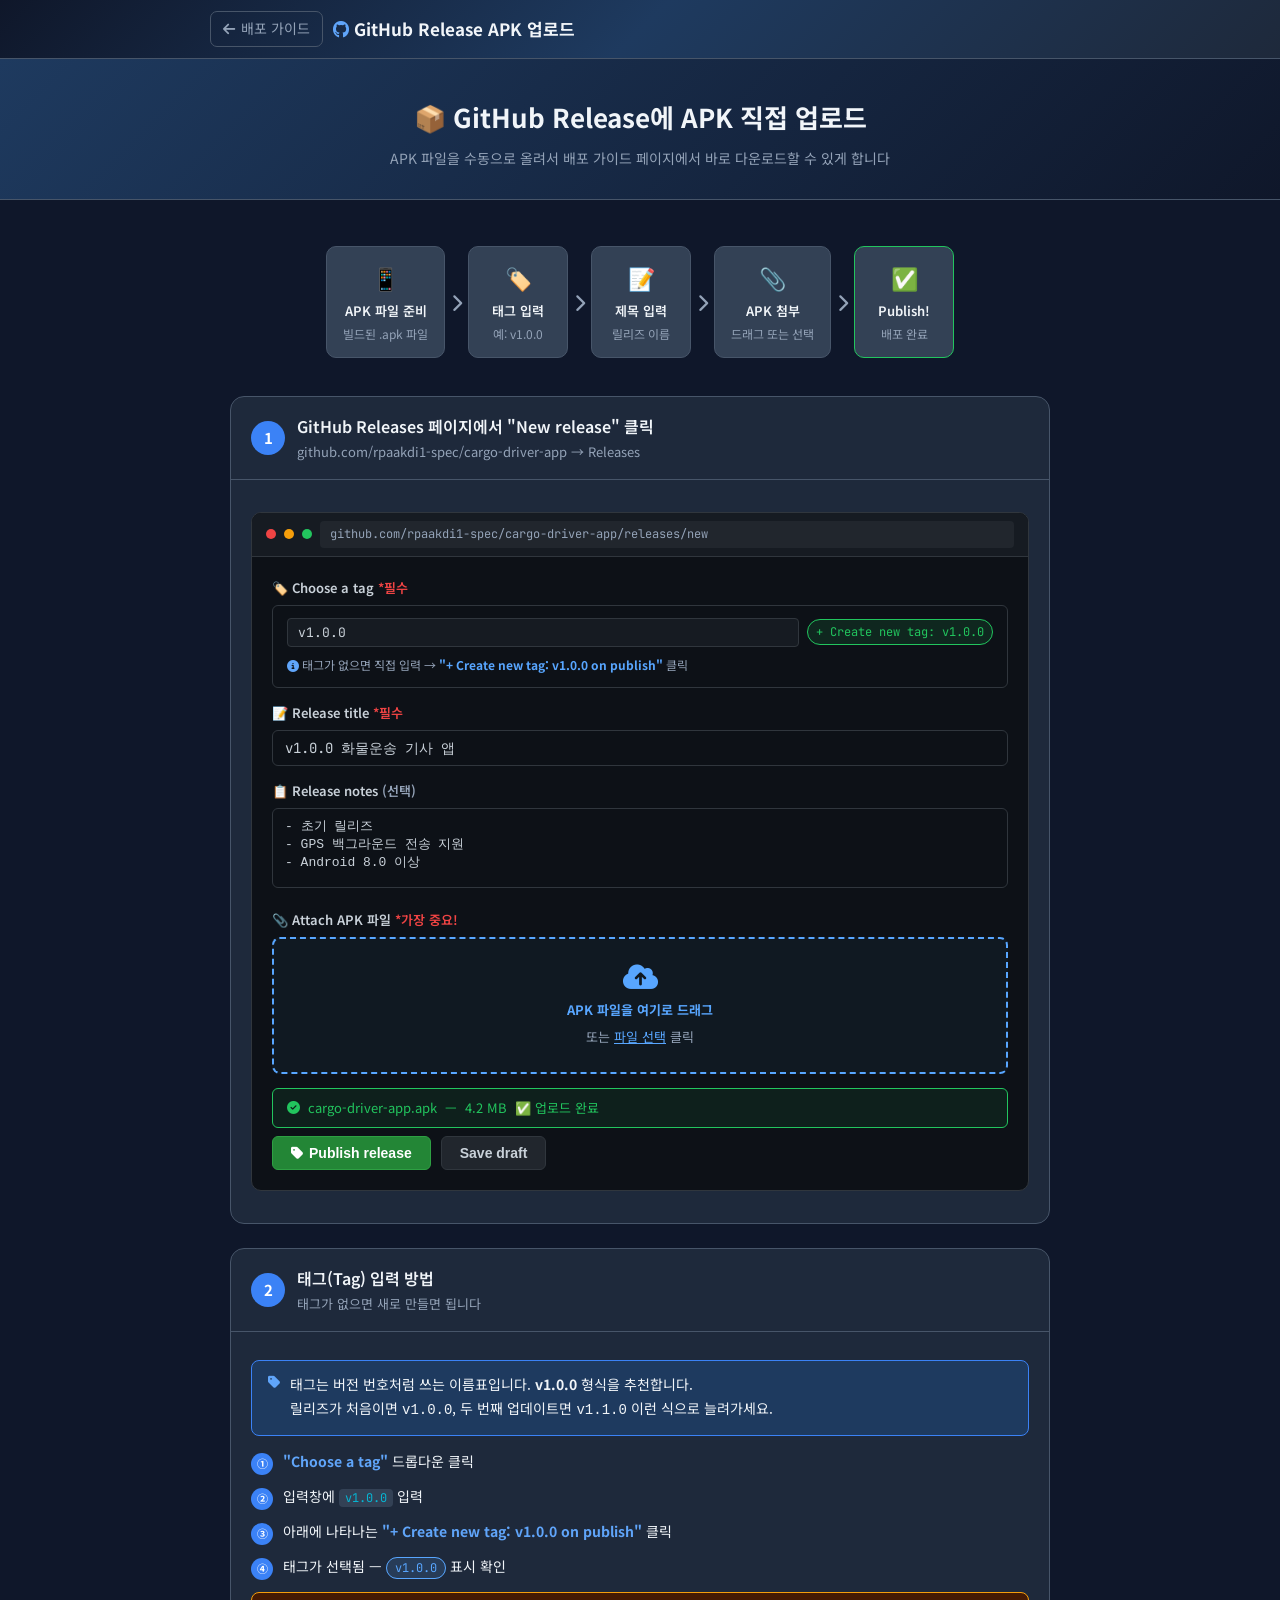
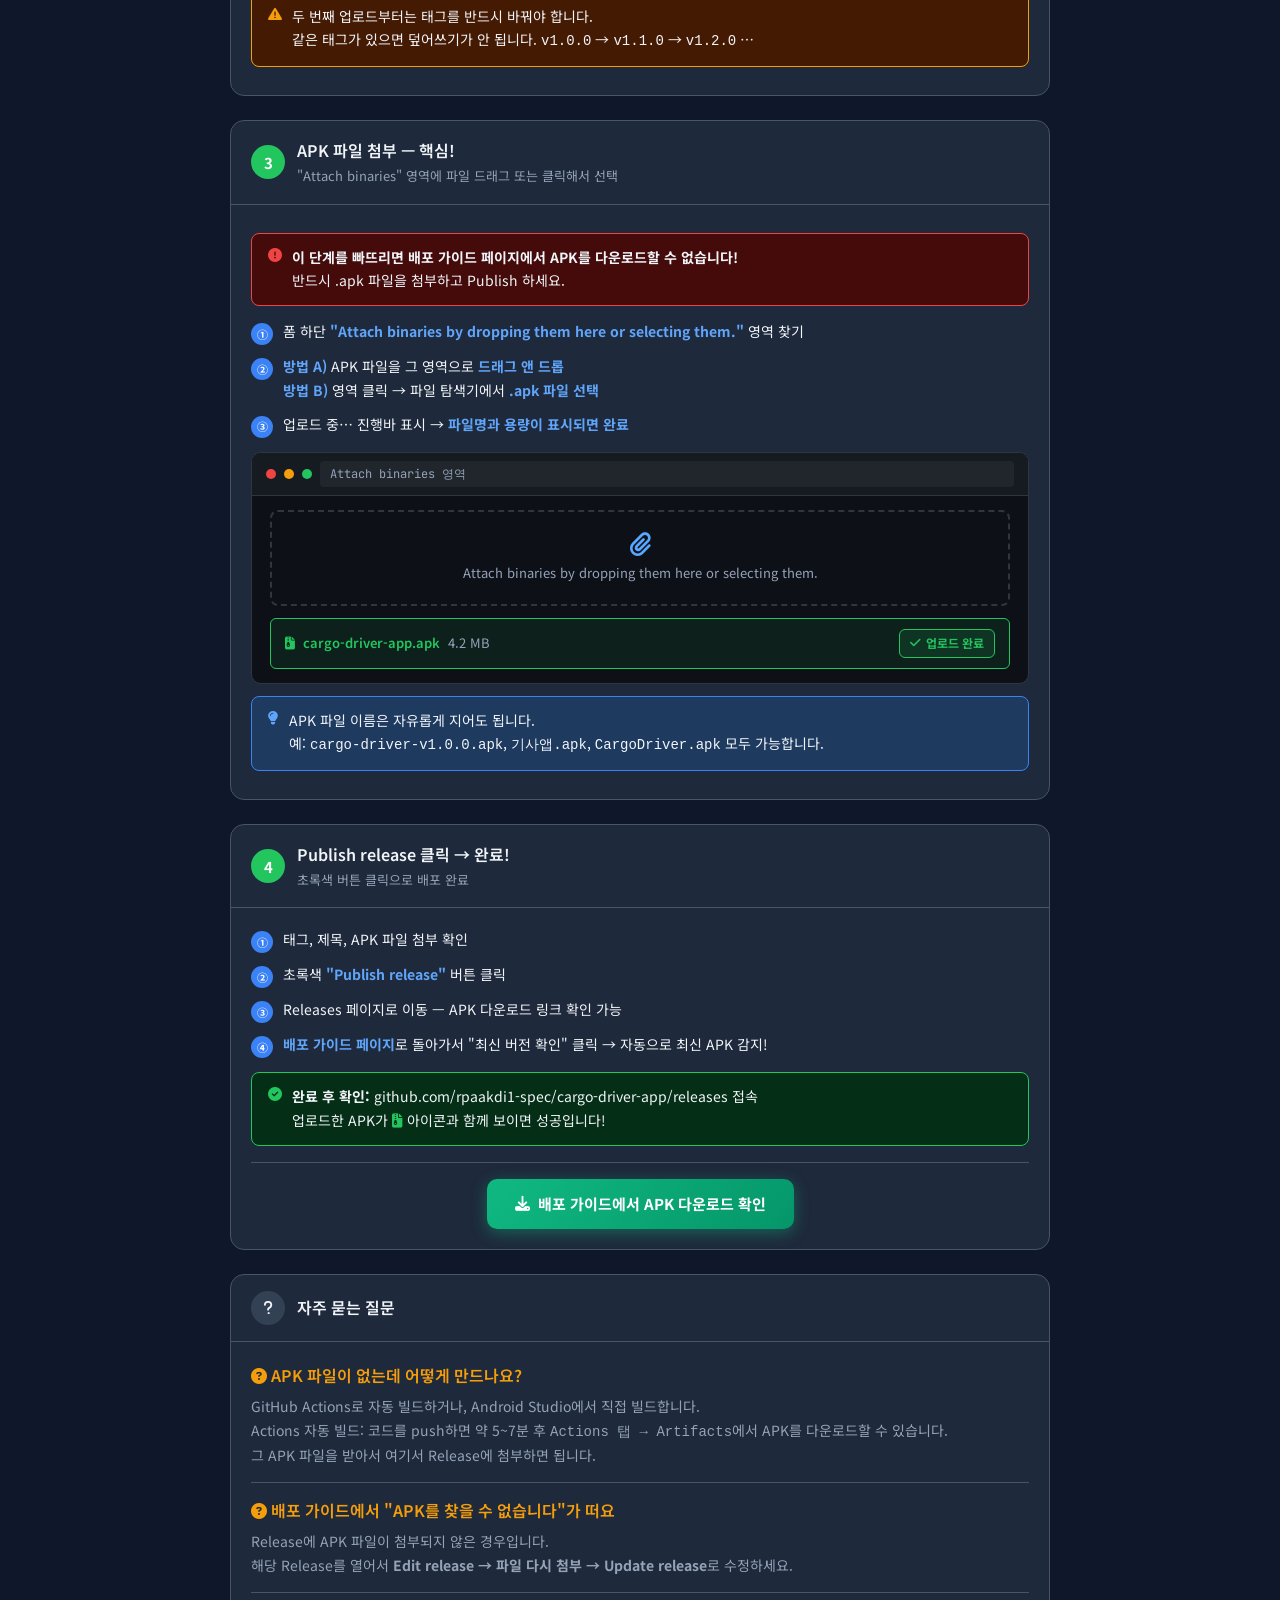
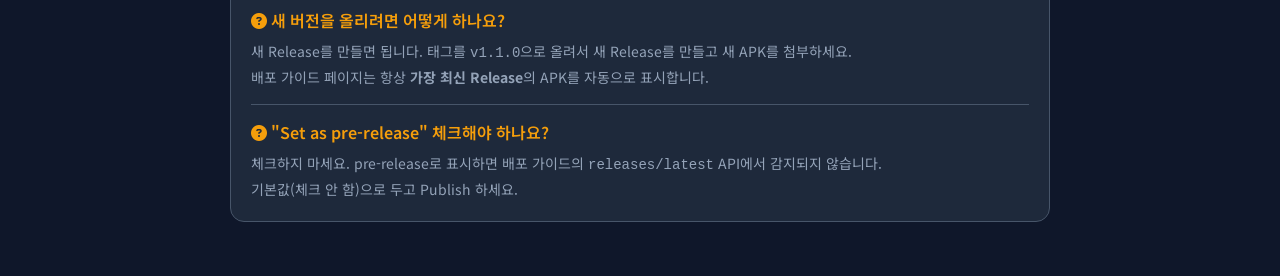
<file: release-upload-guide.html>
<!DOCTYPE html>
<html lang="ko">
<head>
  <meta charset="UTF-8">
  <meta name="viewport" content="width=device-width, initial-scale=1.0">
  <title>GitHub Release APK 업로드 방법</title>
  <link rel="stylesheet" href="https://cdn.jsdelivr.net/npm/@fortawesome/fontawesome-free@6.4.0/css/all.min.css">
  <link href="https://fonts.googleapis.com/css2?family=Noto+Sans+KR:wght@400;500;700&family=JetBrains+Mono:wght@400;600&display=swap" rel="stylesheet">
  <style>
    :root {
      --bg: #0f172a; --bg2: #1e293b; --bg3: #334155; --border: #475569;
      --text: #f1f5f9; --muted: #94a3b8;
      --blue: #3b82f6; --blue-l: #60a5fa; --blue-bg: #1e3a5f;
      --green: #22c55e; --green-bg: #052e16;
      --yellow: #f59e0b; --yellow-bg: #451a03;
      --red: #ef4444; --red-bg: #450a0a;
      --cyan: #06b6d4; --purple: #a855f7;
    }
    *{box-sizing:border-box;margin:0;padding:0}
    body{background:var(--bg);color:var(--text);font-family:'Noto Sans KR',sans-serif;line-height:1.7}

    header{background:linear-gradient(135deg,#0f172a,#1e3a5f,#1e293b);border-bottom:1px solid var(--border);padding:0 24px;position:sticky;top:0;z-index:100}
    .hd{max-width:860px;margin:0 auto;display:flex;align-items:center;gap:10px;height:58px}
    .back{display:flex;align-items:center;gap:6px;color:var(--muted);text-decoration:none;font-size:14px;padding:5px 12px;border:1px solid var(--border);border-radius:7px;transition:all .2s}
    .back:hover{color:var(--text);border-color:var(--blue)}
    .ht{font-size:17px;font-weight:700}

    .hero{background:linear-gradient(135deg,#1e3a5f,#0f172a);padding:36px 24px 28px;text-align:center;border-bottom:1px solid var(--border)}
    .hero h1{font-size:clamp(18px,4vw,26px);font-weight:700;margin-bottom:8px}
    .hero p{color:var(--muted);font-size:14px}

    .wrap{max-width:860px;margin:0 auto;padding:32px 20px 60px;display:flex;flex-direction:column;gap:24px}

    /* 카드 */
    .card{background:var(--bg2);border:1px solid var(--border);border-radius:14px;overflow:hidden}
    .card-head{padding:16px 20px;border-bottom:1px solid var(--border);display:flex;align-items:center;gap:12px}
    .step-num{width:34px;height:34px;border-radius:50%;background:var(--blue);display:flex;align-items:center;justify-content:center;font-weight:700;font-size:15px;flex-shrink:0;color:#fff}
    .step-num.green{background:var(--green)}
    .step-num.yellow{background:var(--yellow);color:#000}
    .step-num.red{background:var(--red)}
    .card-head h3{font-size:16px;font-weight:600}
    .card-head .sub{font-size:13px;color:var(--muted);margin-top:1px}
    .card-body{padding:20px}

    /* GitHub UI 시뮬 */
    .gh-box{background:#0d1117;border:1px solid #30363d;border-radius:10px;overflow:hidden;margin:12px 0}
    .gh-bar{background:#161b22;padding:8px 14px;border-bottom:1px solid #30363d;display:flex;align-items:center;gap:8px}
    .dot{width:10px;height:10px;border-radius:50%}
    .url-bar{flex:1;background:#21262d;border-radius:4px;padding:3px 10px;font-size:12px;color:var(--muted);font-family:'JetBrains Mono',monospace}

    /* 폼 필드 시뮬 */
    .gh-form{padding:20px}
    .gh-label{font-size:13px;font-weight:600;color:#c9d1d9;margin-bottom:6px}
    .gh-input{width:100%;background:#0d1117;border:1px solid #30363d;border-radius:6px;padding:8px 12px;color:#c9d1d9;font-size:14px;margin-bottom:14px;font-family:'JetBrains Mono',monospace}
    .gh-textarea{width:100%;background:#0d1117;border:1px solid #30363d;border-radius:6px;padding:8px 12px;color:#c9d1d9;font-size:13px;height:80px;resize:none;margin-bottom:14px}
    .gh-drop{border:2px dashed #30363d;border-radius:8px;padding:24px;text-align:center;color:var(--muted);font-size:13px;margin-bottom:14px;cursor:pointer;transition:all .2s}
    .gh-drop:hover,.gh-drop.hl{border-color:#58a6ff;background:rgba(88,166,255,.05)}
    .gh-drop i{font-size:28px;color:#58a6ff;display:block;margin-bottom:8px}
    .gh-drop strong{color:#58a6ff}
    .gh-file-item{background:rgba(34,197,94,.08);border:1px solid var(--green);border-radius:6px;padding:8px 14px;font-size:13px;color:var(--green);display:flex;align-items:center;gap:8px;margin-bottom:8px}
    .gh-btn{padding:8px 18px;border-radius:6px;font-size:14px;font-weight:600;cursor:pointer;border:1px solid;display:inline-flex;align-items:center;gap:6px}
    .gh-btn.green{background:#238636;border-color:#2ea043;color:#fff}
    .gh-btn.outline{background:#21262d;border-color:#30363d;color:#c9d1d9}
    .gh-btn.primary{background:#1f6feb;border-color:#388bfd;color:#fff}

    /* 태그 입력 시뮬 */
    .gh-tag-box{background:#0d1117;border:1px solid #30363d;border-radius:6px;padding:12px 14px;margin-bottom:14px}
    .gh-tag-row{display:flex;align-items:center;gap:8px;margin-bottom:8px}
    .gh-tag-input{flex:1;background:#161b22;border:1px solid #30363d;border-radius:4px;padding:5px 10px;color:#c9d1d9;font-size:13px;font-family:'JetBrains Mono',monospace}
    .tag-chip{background:rgba(88,166,255,.15);border:1px solid #58a6ff;color:#58a6ff;padding:2px 8px;border-radius:20px;font-size:12px;font-family:'JetBrains Mono',monospace}
    .tag-chip.new{background:rgba(34,197,94,.12);border-color:var(--green);color:var(--green)}

    /* 정보 박스 */
    .info{border-radius:8px;padding:12px 16px;display:flex;gap:10px;font-size:14px;margin:8px 0}
    .info.blue{background:var(--blue-bg);border:1px solid var(--blue)}
    .info.green{background:var(--green-bg);border:1px solid var(--green)}
    .info.yellow{background:var(--yellow-bg);border:1px solid var(--yellow)}
    .info.red{background:var(--red-bg);border:1px solid var(--red)}
    .info i{margin-top:2px;flex-shrink:0}
    .info.blue i{color:var(--blue-l)}
    .info.green i{color:var(--green)}
    .info.yellow i{color:var(--yellow)}
    .info.red i{color:var(--red)}

    /* 번호 리스트 */
    .nlist{list-style:none;padding:0;display:flex;flex-direction:column;gap:10px}
    .nlist li{display:flex;gap:10px;align-items:flex-start;font-size:14px}
    .n{min-width:22px;height:22px;background:var(--blue);color:#fff;border-radius:50%;display:flex;align-items:center;justify-content:center;font-size:11px;font-weight:700;flex-shrink:0;margin-top:3px}
    .nlist li code{background:var(--bg3);padding:1px 6px;border-radius:4px;font-family:'JetBrains Mono',monospace;font-size:12px;color:var(--cyan)}
    .nlist li strong{color:var(--blue-l)}

    /* 화살표 흐름 */
    .flow{display:flex;align-items:center;gap:0;margin:14px 0;flex-wrap:wrap;justify-content:center}
    .flow-step{background:var(--bg3);border:1px solid var(--border);border-radius:10px;padding:12px 16px;text-align:center;min-width:100px}
    .flow-step .icon{font-size:22px;margin-bottom:4px}
    .flow-step p{font-size:12px;color:var(--muted);margin-top:2px}
    .flow-step h4{font-size:13px;font-weight:600}
    .flow-arr{color:var(--muted);font-size:18px;padding:0 6px}

    /* 경고 배지 */
    .badge{display:inline-flex;align-items:center;gap:5px;padding:3px 10px;border-radius:6px;font-size:12px;font-weight:700}
    .badge.red{background:rgba(239,68,68,.15);border:1px solid var(--red);color:var(--red)}
    .badge.green{background:rgba(34,197,94,.12);border:1px solid var(--green);color:var(--green)}
    .badge.blue{background:rgba(59,130,246,.15);border:1px solid var(--blue);color:var(--blue-l)}

    /* 구분선 */
    hr{border:none;border-top:1px solid var(--border);margin:16px 0}

    @media(max-width:600px){
      .wrap{padding:20px 14px 40px}
      .flow{gap:4px}
      .flow-arr{font-size:14px;padding:0 2px}
      .flow-step{min-width:80px;padding:10px 10px}
    }
  </style>
</head>
<body>

<header>
  <div class="hd">
    <a href="deploy-guide.html" class="back"><i class="fas fa-arrow-left"></i> 배포 가이드</a>
    <div class="ht"><i class="fab fa-github" style="color:var(--blue-l)"></i> GitHub Release APK 업로드</div>
  </div>
</header>

<div class="hero">
  <h1>📦 GitHub Release에 APK 직접 업로드</h1>
  <p>APK 파일을 수동으로 올려서 배포 가이드 페이지에서 바로 다운로드할 수 있게 합니다</p>
</div>

<div class="wrap">

  <!-- 전체 흐름 -->
  <div class="flow">
    <div class="flow-step"><div class="icon">📱</div><h4>APK 파일 준비</h4><p>빌드된 .apk 파일</p></div>
    <div class="flow-arr"><i class="fas fa-chevron-right"></i></div>
    <div class="flow-step"><div class="icon">🏷️</div><h4>태그 입력</h4><p>예: v1.0.0</p></div>
    <div class="flow-arr"><i class="fas fa-chevron-right"></i></div>
    <div class="flow-step"><div class="icon">📝</div><h4>제목 입력</h4><p>릴리즈 이름</p></div>
    <div class="flow-arr"><i class="fas fa-chevron-right"></i></div>
    <div class="flow-step"><div class="icon">📎</div><h4>APK 첨부</h4><p>드래그 또는 선택</p></div>
    <div class="flow-arr"><i class="fas fa-chevron-right"></i></div>
    <div class="flow-step" style="border-color:var(--green)"><div class="icon">✅</div><h4>Publish!</h4><p>배포 완료</p></div>
  </div>

  <!-- STEP 1: 릴리즈 페이지 열기 -->
  <div class="card">
    <div class="card-head">
      <div class="step-num">1</div>
      <div><h3>GitHub Releases 페이지에서 "New release" 클릭</h3><div class="sub">github.com/rpaakdi1-spec/cargo-driver-app → Releases</div></div>
    </div>
    <div class="card-body">
      <div class="gh-box">
        <div class="gh-bar">
          <span class="dot" style="background:#ef4444"></span>
          <span class="dot" style="background:#f59e0b"></span>
          <span class="dot" style="background:#22c55e"></span>
          <span class="url-bar">github.com/rpaakdi1-spec/cargo-driver-app/releases/new</span>
        </div>
        <!-- 릴리즈 폼 UI -->
        <div class="gh-form">

          <!-- 태그 -->
          <div class="gh-label">🏷️ Choose a tag <span style="color:var(--red)">*필수</span></div>
          <div class="gh-tag-box">
            <div class="gh-tag-row">
              <input class="gh-tag-input" type="text" value="v1.0.0" readonly>
              <span class="tag-chip new">+ Create new tag: v1.0.0</span>
            </div>
            <div style="font-size:12px;color:var(--muted)">
              <i class="fas fa-info-circle" style="color:var(--blue-l)"></i>
              태그가 없으면 직접 입력 → <strong style="color:#58a6ff">"+ Create new tag: v1.0.0 on publish"</strong> 클릭
            </div>
          </div>

          <!-- 제목 -->
          <div class="gh-label">📝 Release title <span style="color:var(--red)">*필수</span></div>
          <input class="gh-input" type="text" value="v1.0.0 화물운송 기사 앱" readonly>

          <!-- 설명 -->
          <div class="gh-label">📋 Release notes <span style="color:var(--muted)">(선택)</span></div>
          <textarea class="gh-textarea" readonly>- 초기 릴리즈
- GPS 백그라운드 전송 지원
- Android 8.0 이상</textarea>

          <!-- 파일 첨부 -->
          <div class="gh-label">📎 Attach APK 파일 <span style="color:var(--red)">*가장 중요!</span></div>
          <div class="gh-drop hl">
            <i class="fas fa-cloud-upload-alt"></i>
            <div><strong>APK 파일을 여기로 드래그</strong></div>
            <div style="margin-top:4px">또는 <span style="color:#58a6ff;text-decoration:underline">파일 선택</span> 클릭</div>
          </div>
          <div class="gh-file-item">
            <i class="fas fa-check-circle"></i>
            cargo-driver-app.apk &nbsp;—&nbsp; 4.2 MB &nbsp;✅ 업로드 완료
          </div>

          <!-- 퍼블리시 버튼 -->
          <div style="display:flex;gap:10px;margin-top:6px">
            <button class="gh-btn green"><i class="fas fa-tag"></i> Publish release</button>
            <button class="gh-btn outline">Save draft</button>
          </div>
        </div>
      </div>
    </div>
  </div>

  <!-- STEP 2: 태그 입력 상세 -->
  <div class="card">
    <div class="card-head">
      <div class="step-num">2</div>
      <div><h3>태그(Tag) 입력 방법</h3><div class="sub">태그가 없으면 새로 만들면 됩니다</div></div>
    </div>
    <div class="card-body">
      <div class="info blue">
        <i class="fas fa-tag"></i>
        <div>태그는 버전 번호처럼 쓰는 이름표입니다. <strong>v1.0.0</strong> 형식을 추천합니다.<br>
        릴리즈가 처음이면 <code>v1.0.0</code>, 두 번째 업데이트면 <code>v1.1.0</code> 이런 식으로 늘려가세요.</div>
      </div>

      <ul class="nlist" style="margin-top:14px">
        <li><div class="n">①</div><p><strong>"Choose a tag"</strong> 드롭다운 클릭</p></li>
        <li><div class="n">②</div><p>입력창에 <code>v1.0.0</code> 입력</p></li>
        <li><div class="n">③</div><p>아래에 나타나는 <strong>"+ Create new tag: v1.0.0 on publish"</strong> 클릭</p></li>
        <li><div class="n">④</div><p>태그가 선택됨 — <span class="tag-chip">v1.0.0</span> 표시 확인</p></li>
      </ul>

      <div class="info yellow" style="margin-top:12px">
        <i class="fas fa-exclamation-triangle"></i>
        <div>두 번째 업로드부터는 태그를 반드시 바꿔야 합니다.<br>
        같은 태그가 있으면 덮어쓰기가 안 됩니다. <code>v1.0.0</code> → <code>v1.1.0</code> → <code>v1.2.0</code> …</div>
      </div>
    </div>
  </div>

  <!-- STEP 3: APK 파일 첨부 -->
  <div class="card">
    <div class="card-head">
      <div class="step-num" style="background:var(--green)">3</div>
      <div><h3>APK 파일 첨부 — 핵심!</h3><div class="sub">"Attach binaries" 영역에 파일 드래그 또는 클릭해서 선택</div></div>
    </div>
    <div class="card-body">

      <div class="info red" style="margin-bottom:14px">
        <i class="fas fa-exclamation-circle"></i>
        <div><strong>이 단계를 빠뜨리면 배포 가이드 페이지에서 APK를 다운로드할 수 없습니다!</strong><br>
        반드시 .apk 파일을 첨부하고 Publish 하세요.</div>
      </div>

      <ul class="nlist">
        <li><div class="n">①</div><p>폼 하단 <strong>"Attach binaries by dropping them here or selecting them."</strong> 영역 찾기</p></li>
        <li><div class="n">②</div><p>
          <strong>방법 A)</strong> APK 파일을 그 영역으로 <strong>드래그 앤 드롭</strong><br>
          <strong>방법 B)</strong> 영역 클릭 → 파일 탐색기에서 <strong>.apk 파일 선택</strong>
        </p></li>
        <li><div class="n">③</div><p>업로드 중… 진행바 표시 → <strong>파일명과 용량이 표시되면 완료</strong></p></li>
      </ul>

      <div class="gh-box" style="margin-top:14px">
        <div class="gh-bar">
          <span class="dot" style="background:#ef4444"></span>
          <span class="dot" style="background:#f59e0b"></span>
          <span class="dot" style="background:#22c55e"></span>
          <span class="url-bar">Attach binaries 영역</span>
        </div>
        <div style="padding:14px 18px">
          <!-- 업로드 전 -->
          <div style="border:2px dashed #30363d;border-radius:8px;padding:20px;text-align:center;color:var(--muted);font-size:13px;margin-bottom:12px">
            <i class="fas fa-paperclip" style="font-size:24px;color:#58a6ff;display:block;margin-bottom:6px"></i>
            Attach binaries by dropping them here or selecting them.
          </div>
          <!-- 업로드 후 -->
          <div style="background:rgba(34,197,94,.08);border:1px solid var(--green);border-radius:6px;padding:10px 14px;display:flex;align-items:center;justify-content:space-between;gap:8px">
            <div style="display:flex;align-items:center;gap:8px;font-size:13px">
              <i class="fas fa-file-archive" style="color:var(--green)"></i>
              <span style="color:var(--green);font-weight:600">cargo-driver-app.apk</span>
              <span style="color:var(--muted)">4.2 MB</span>
            </div>
            <span class="badge green"><i class="fas fa-check"></i> 업로드 완료</span>
          </div>
        </div>
      </div>

      <div class="info blue" style="margin-top:8px">
        <i class="fas fa-lightbulb"></i>
        <div>APK 파일 이름은 자유롭게 지어도 됩니다.<br>
        예: <code>cargo-driver-v1.0.0.apk</code>, <code>기사앱.apk</code>, <code>CargoDriver.apk</code> 모두 가능합니다.</div>
      </div>
    </div>
  </div>

  <!-- STEP 4: Publish -->
  <div class="card">
    <div class="card-head">
      <div class="step-num" style="background:var(--green)">4</div>
      <div><h3>Publish release 클릭 → 완료!</h3><div class="sub">초록색 버튼 클릭으로 배포 완료</div></div>
    </div>
    <div class="card-body">
      <ul class="nlist">
        <li><div class="n">①</div><p>태그, 제목, APK 파일 첨부 확인</p></li>
        <li><div class="n">②</div><p>초록색 <strong>"Publish release"</strong> 버튼 클릭</p></li>
        <li><div class="n">③</div><p>Releases 페이지로 이동 — APK 다운로드 링크 확인 가능</p></li>
        <li><div class="n">④</div><p><strong>배포 가이드 페이지</strong>로 돌아가서 "최신 버전 확인" 클릭 → 자동으로 최신 APK 감지!</p></li>
      </ul>

      <div class="info green" style="margin-top:14px">
        <i class="fas fa-check-circle"></i>
        <div><strong>완료 후 확인:</strong> github.com/rpaakdi1-spec/cargo-driver-app/releases 접속<br>
        업로드한 APK가 <i class="fas fa-file-archive"></i> 아이콘과 함께 보이면 성공입니다!</div>
      </div>

      <hr>

      <div style="text-align:center;margin-top:8px">
        <a href="deploy-guide.html"
           style="display:inline-flex;align-items:center;gap:8px;background:linear-gradient(135deg,#10b981,#059669);color:#fff;padding:12px 28px;border-radius:10px;text-decoration:none;font-size:15px;font-weight:700;box-shadow:0 4px 16px rgba(16,185,129,.4)">
          <i class="fas fa-download"></i> 배포 가이드에서 APK 다운로드 확인
        </a>
      </div>
    </div>
  </div>

  <!-- FAQ -->
  <div class="card">
    <div class="card-head">
      <div class="step-num" style="background:var(--bg3);color:var(--text)"><i class="fas fa-question"></i></div>
      <div><h3>자주 묻는 질문</h3></div>
    </div>
    <div class="card-body" style="display:flex;flex-direction:column;gap:14px">

      <div style="border-bottom:1px solid var(--border);padding-bottom:14px">
        <p style="font-weight:600;margin-bottom:6px;color:var(--yellow)"><i class="fas fa-question-circle"></i> APK 파일이 없는데 어떻게 만드나요?</p>
        <p style="font-size:14px;color:var(--muted)">GitHub Actions로 자동 빌드하거나, Android Studio에서 직접 빌드합니다.<br>
        Actions 자동 빌드: 코드를 push하면 약 5~7분 후 <code>Actions 탭 → Artifacts</code>에서 APK를 다운로드할 수 있습니다.<br>
        그 APK 파일을 받아서 여기서 Release에 첨부하면 됩니다.</p>
      </div>

      <div style="border-bottom:1px solid var(--border);padding-bottom:14px">
        <p style="font-weight:600;margin-bottom:6px;color:var(--yellow)"><i class="fas fa-question-circle"></i> 배포 가이드에서 "APK를 찾을 수 없습니다"가 떠요</p>
        <p style="font-size:14px;color:var(--muted)">Release에 APK 파일이 첨부되지 않은 경우입니다.<br>
        해당 Release를 열어서 <strong>Edit release → 파일 다시 첨부 → Update release</strong>로 수정하세요.</p>
      </div>

      <div style="border-bottom:1px solid var(--border);padding-bottom:14px">
        <p style="font-weight:600;margin-bottom:6px;color:var(--yellow)"><i class="fas fa-question-circle"></i> 새 버전을 올리려면 어떻게 하나요?</p>
        <p style="font-size:14px;color:var(--muted)">새 Release를 만들면 됩니다. 태그를 <code>v1.1.0</code>으로 올려서 새 Release를 만들고 새 APK를 첨부하세요.<br>
        배포 가이드 페이지는 항상 <strong>가장 최신 Release</strong>의 APK를 자동으로 표시합니다.</p>
      </div>

      <div>
        <p style="font-weight:600;margin-bottom:6px;color:var(--yellow)"><i class="fas fa-question-circle"></i> "Set as pre-release" 체크해야 하나요?</p>
        <p style="font-size:14px;color:var(--muted)">체크하지 마세요. pre-release로 표시하면 배포 가이드의 <code>releases/latest</code> API에서 감지되지 않습니다.<br>
        기본값(체크 안 함)으로 두고 Publish 하세요.</p>
      </div>

    </div>
  </div>

</div><!-- /wrap -->
</body>
</html>
</file>
<file: css/style.css>
/* ===========================
   공통 스타일 - style.css
   화물운송 관리 시스템
=========================== */

:root {
    --primary: #2563eb;
    --primary-dark: #1d4ed8;
    --primary-light: #dbeafe;
    --secondary: #0f172a;
    --success: #16a34a;
    --success-light: #dcfce7;
    --warning: #d97706;
    --warning-light: #fef3c7;
    --danger: #dc2626;
    --danger-light: #fee2e2;
    --info: #0891b2;
    --info-light: #cffafe;
    --gray-50: #f8fafc;
    --gray-100: #f1f5f9;
    --gray-200: #e2e8f0;
    --gray-300: #cbd5e1;
    --gray-400: #94a3b8;
    --gray-500: #64748b;
    --gray-600: #475569;
    --gray-700: #334155;
    --gray-800: #1e293b;
    --gray-900: #0f172a;
    --white: #ffffff;
    --radius: 12px;
    --radius-sm: 8px;
    --radius-lg: 16px;
    --shadow: 0 4px 6px -1px rgba(0,0,0,0.1), 0 2px 4px -1px rgba(0,0,0,0.06);
    --shadow-lg: 0 10px 25px -5px rgba(0,0,0,0.15), 0 4px 10px -5px rgba(0,0,0,0.08);
    --shadow-xl: 0 20px 50px -12px rgba(0,0,0,0.25);
    --font: 'Noto Sans KR', -apple-system, BlinkMacSystemFont, sans-serif;
    --transition: all 0.2s ease;
}

* {
    margin: 0;
    padding: 0;
    box-sizing: border-box;
}

html {
    scroll-behavior: smooth;
}

body {
    font-family: var(--font);
    background: var(--gray-50);
    color: var(--gray-800);
    line-height: 1.6;
    min-height: 100vh;
}

/* ===== HEADER ===== */
.main-header {
    background: var(--secondary);
    color: var(--white);
    padding: 0 24px;
    min-height: 64px;
    display: flex;
    align-items: center;
    position: sticky;
    top: 0;
    z-index: 100;
    box-shadow: var(--shadow);
}

.header-content {
    width: 100%;
    max-width: 1400px;
    margin: 0 auto;
    display: flex;
    align-items: center;
    justify-content: space-between;
}

.logo {
    display: flex;
    align-items: center;
    gap: 12px;
    font-size: 1.2rem;
    font-weight: 700;
    color: var(--white);
    text-decoration: none;
}

.logo i {
    color: #60a5fa;
    font-size: 1.5rem;
}

.logo a {
    color: #60a5fa;
    text-decoration: none;
    transition: var(--transition);
}

.logo a:hover {
    color: var(--white);
}

.header-actions {
    display: flex;
    align-items: center;
    gap: 8px;
    flex-wrap: wrap;
    justify-content: flex-end;
}

/* ===== BUTTONS ===== */
.btn {
    display: inline-flex;
    align-items: center;
    gap: 8px;
    padding: 10px 20px;
    border-radius: var(--radius-sm);
    font-size: 0.9rem;
    font-weight: 600;
    font-family: var(--font);
    cursor: pointer;
    transition: var(--transition);
    border: 2px solid transparent;
    text-decoration: none;
    white-space: nowrap;
}

.btn:disabled {
    opacity: 0.5;
    cursor: not-allowed;
}

.btn-primary {
    background: var(--primary);
    color: var(--white);
    border-color: var(--primary);
}

.btn-primary:hover:not(:disabled) {
    background: var(--primary-dark);
    border-color: var(--primary-dark);
    transform: translateY(-1px);
    box-shadow: var(--shadow);
}

.btn-secondary {
    background: var(--gray-700);
    color: var(--white);
    border-color: var(--gray-700);
}

.btn-secondary:hover:not(:disabled) {
    background: var(--gray-800);
    border-color: var(--gray-800);
}

.btn-outline {
    background: transparent;
    color: var(--gray-700);
    border-color: var(--gray-300);
}

.btn-outline:hover:not(:disabled) {
    background: var(--gray-100);
    border-color: var(--gray-400);
}

.btn-success {
    background: var(--success);
    color: var(--white);
    border-color: var(--success);
}

.btn-success:hover:not(:disabled) {
    background: #15803d;
    transform: translateY(-1px);
}

.btn-warning {
    background: var(--warning);
    color: var(--white);
    border-color: var(--warning);
}

.btn-warning:hover:not(:disabled) {
    background: #b45309;
}

.btn-danger {
    background: var(--danger);
    color: var(--white);
    border-color: var(--danger);
}

.btn-danger:hover:not(:disabled) {
    background: #b91c1c;
}

.btn-sm {
    padding: 6px 14px;
    font-size: 0.82rem;
}

.btn-lg {
    padding: 14px 28px;
    font-size: 1rem;
}

.btn-block {
    width: 100%;
    justify-content: center;
}

/* ===== HERO ===== */
.hero {
    background: linear-gradient(135deg, #1e3a5f 0%, #2563eb 50%, #1d4ed8 100%);
    color: var(--white);
    padding: 80px 24px;
    text-align: center;
}

.hero-content {
    max-width: 700px;
    margin: 0 auto;
}

.hero h1 {
    font-size: 2.2rem;
    font-weight: 700;
    margin-bottom: 16px;
}

.hero p {
    font-size: 1.1rem;
    opacity: 0.85;
    margin-bottom: 32px;
}

.hero-btns {
    display: flex;
    gap: 16px;
    justify-content: center;
    flex-wrap: wrap;
}

.btn-outline.hero-btn {
    border-color: rgba(255,255,255,0.5);
    color: var(--white);
}

/* ===== STATS BAR ===== */
.stats-bar {
    background: var(--white);
    border-bottom: 1px solid var(--gray-200);
    padding: 20px 24px;
    box-shadow: var(--shadow);
}

.stats-container {
    max-width: 1400px;
    margin: 0 auto;
    display: flex;
    justify-content: center;
    gap: 48px;
    flex-wrap: wrap;
}

.stat-item {
    display: flex;
    align-items: center;
    gap: 12px;
}

.stat-item > i {
    font-size: 1.8rem;
    color: var(--primary);
    width: 40px;
    text-align: center;
}

.stat-num {
    display: block;
    font-size: 1.6rem;
    font-weight: 700;
    color: var(--gray-900);
    line-height: 1.2;
}

.stat-label {
    display: block;
    font-size: 0.8rem;
    color: var(--gray-500);
    font-weight: 500;
}

/* ===== ROOMS SECTION ===== */
.rooms-section {
    padding: 48px 24px;
    max-width: 1400px;
    margin: 0 auto;
}

.section-container {
    max-width: 1400px;
    margin: 0 auto;
}

.section-header {
    display: flex;
    align-items: center;
    justify-content: space-between;
    margin-bottom: 24px;
}

.section-header h2 {
    font-size: 1.5rem;
    font-weight: 700;
    color: var(--gray-900);
}

/* ===== SEARCH BAR ===== */
.search-bar {
    position: relative;
    margin-bottom: 24px;
}

.search-bar i {
    position: absolute;
    left: 14px;
    top: 50%;
    transform: translateY(-50%);
    color: var(--gray-400);
    pointer-events: none;
}

.search-bar input {
    width: 100%;
    padding: 12px 16px 12px 42px;
    border: 2px solid var(--gray-200);
    border-radius: var(--radius-sm);
    font-size: 0.95rem;
    font-family: var(--font);
    background: var(--white);
    transition: var(--transition);
}

.search-bar input:focus {
    outline: none;
    border-color: var(--primary);
    box-shadow: 0 0 0 3px var(--primary-light);
}

.search-bar.compact {
    margin-bottom: 0;
    max-width: 300px;
}

/* ===== ROOM GRID ===== */
.room-grid {
    display: grid;
    grid-template-columns: repeat(auto-fill, minmax(300px, 1fr));
    gap: 20px;
}

.room-card {
    background: var(--white);
    border-radius: var(--radius);
    padding: 24px;
    border: 2px solid var(--gray-200);
    cursor: pointer;
    transition: var(--transition);
    position: relative;
    overflow: hidden;
}

.room-card::before {
    content: '';
    position: absolute;
    top: 0;
    left: 0;
    width: 4px;
    height: 100%;
    background: var(--primary);
}

.room-card:hover {
    border-color: var(--primary);
    box-shadow: var(--shadow-lg);
    transform: translateY(-3px);
}

.room-card-header {
    display: flex;
    align-items: flex-start;
    justify-content: space-between;
    margin-bottom: 16px;
}

.room-card-name {
    font-size: 1.1rem;
    font-weight: 700;
    color: var(--gray-900);
    display: flex;
    align-items: center;
    gap: 8px;
}

.room-card-name i {
    color: var(--primary);
}

.room-lock-icon {
    color: var(--gray-400);
    font-size: 1rem;
}

.room-card-info {
    display: flex;
    flex-direction: column;
    gap: 8px;
    margin-bottom: 16px;
}

.room-info-row {
    display: flex;
    align-items: center;
    gap: 8px;
    font-size: 0.85rem;
    color: var(--gray-600);
}

.room-info-row i {
    width: 16px;
    color: var(--gray-400);
}

.room-card-footer {
    display: flex;
    align-items: center;
    justify-content: space-between;
    padding-top: 16px;
    border-top: 1px solid var(--gray-100);
}

.room-delivery-count {
    display: flex;
    align-items: center;
    gap: 8px;
    font-size: 0.85rem;
    color: var(--gray-500);
}

.room-enter-btn {
    display: flex;
    align-items: center;
    gap: 6px;
    font-size: 0.85rem;
    font-weight: 600;
    color: var(--primary);
    background: var(--primary-light);
    padding: 6px 14px;
    border-radius: 20px;
    transition: var(--transition);
}

.room-card:hover .room-enter-btn {
    background: var(--primary);
    color: var(--white);
}

/* ===== FORM ELEMENTS ===== */
.form-group {
    margin-bottom: 18px;
}

.form-group label {
    display: flex;
    align-items: center;
    gap: 6px;
    font-size: 0.9rem;
    font-weight: 600;
    color: var(--gray-700);
    margin-bottom: 6px;
}

.form-group input,
.form-group select,
.form-group textarea {
    width: 100%;
    padding: 10px 14px;
    border: 2px solid var(--gray-200);
    border-radius: var(--radius-sm);
    font-size: 0.95rem;
    font-family: var(--font);
    color: var(--gray-800);
    background: var(--white);
    transition: var(--transition);
}

.form-group input:focus,
.form-group select:focus,
.form-group textarea:focus {
    outline: none;
    border-color: var(--primary);
    box-shadow: 0 0 0 3px var(--primary-light);
}

.form-group textarea {
    min-height: 80px;
    resize: vertical;
}

.form-row {
    display: grid;
    grid-template-columns: 1fr 1fr;
    gap: 16px;
}

.form-actions {
    display: flex;
    gap: 10px;
    justify-content: flex-end;
    margin-top: 24px;
}

.required {
    color: var(--danger);
    font-weight: 700;
}

.input-with-icon {
    position: relative;
    display: flex;
    align-items: center;
}

.input-with-icon input {
    padding-right: 44px;
}

.toggle-pw {
    position: absolute;
    right: 10px;
    background: none;
    border: none;
    cursor: pointer;
    color: var(--gray-400);
    padding: 4px;
    font-size: 0.9rem;
    transition: var(--transition);
}

.toggle-pw:hover {
    color: var(--gray-600);
}

/* ===== MODAL ===== */
.modal-overlay {
    position: fixed;
    inset: 0;
    background: rgba(0,0,0,0.6);
    display: none;
    align-items: center;
    justify-content: center;
    z-index: 1000;
    backdrop-filter: blur(4px);
    padding: 20px;
}

.modal-overlay.active {
    display: flex;
}

.modal {
    background: var(--white);
    border-radius: var(--radius-lg);
    width: 100%;
    max-width: 520px;
    max-height: 90vh;
    overflow-y: auto;
    box-shadow: var(--shadow-xl);
    animation: modalIn 0.2s ease;
}

.modal-sm {
    max-width: 380px;
}

.modal-lg {
    max-width: 700px;
}

@keyframes modalIn {
    from { opacity: 0; transform: translateY(20px) scale(0.97); }
    to { opacity: 1; transform: translateY(0) scale(1); }
}

.modal-header {
    display: flex;
    align-items: center;
    justify-content: space-between;
    padding: 24px 28px 20px;
    border-bottom: 1px solid var(--gray-200);
}

.modal-header h3 {
    font-size: 1.1rem;
    font-weight: 700;
    color: var(--gray-900);
    display: flex;
    align-items: center;
    gap: 8px;
}

.modal-close {
    background: none;
    border: none;
    color: var(--gray-400);
    cursor: pointer;
    padding: 6px;
    border-radius: 6px;
    font-size: 1rem;
    transition: var(--transition);
}

.modal-close:hover {
    background: var(--gray-100);
    color: var(--gray-700);
}

.modal-body {
    padding: 24px 28px;
}

/* ===== TABS ===== */
.tab-nav {
    display: flex;
    gap: 4px;
    background: var(--gray-100);
    padding: 6px;
    border-radius: var(--radius);
    margin: 24px 0 16px;
}

.tab-btn {
    flex: 1;
    padding: 10px 16px;
    border: none;
    background: transparent;
    border-radius: var(--radius-sm);
    font-family: var(--font);
    font-size: 0.9rem;
    font-weight: 600;
    color: var(--gray-600);
    cursor: pointer;
    transition: var(--transition);
    display: flex;
    align-items: center;
    justify-content: center;
    gap: 6px;
}

.tab-btn.active {
    background: var(--white);
    color: var(--primary);
    box-shadow: var(--shadow);
}

.tab-content {
    display: none;
}

.tab-content.active {
    display: block;
}

/* ===== STATUS BADGES ===== */
.status-badge {
    display: inline-flex;
    align-items: center;
    gap: 4px;
    padding: 4px 12px;
    border-radius: 20px;
    font-size: 0.78rem;
    font-weight: 700;
}

.status-waiting { background: var(--gray-100); color: var(--gray-600); }
.status-loading { background: var(--warning-light); color: var(--warning); }
.status-transit { background: var(--info-light); color: var(--info); }
.status-delivered { background: var(--success-light); color: var(--success); }

/* ===== LOADING SPINNER ===== */
.loading-spinner {
    display: flex;
    align-items: center;
    justify-content: center;
    gap: 12px;
    padding: 60px 20px;
    color: var(--gray-400);
    font-size: 1rem;
    grid-column: 1/-1;
}

.loading-spinner i {
    font-size: 1.5rem;
}

/* ===== EMPTY STATE ===== */
.empty-state {
    text-align: center;
    padding: 60px 20px;
    color: var(--gray-400);
    grid-column: 1/-1;
}

.empty-state i {
    font-size: 3rem;
    margin-bottom: 16px;
    display: block;
}

.empty-state p {
    font-size: 1rem;
}

/* ===== TOAST NOTIFICATION ===== */
.toast {
    position: fixed;
    bottom: 30px;
    right: 30px;
    background: var(--gray-900);
    color: var(--white);
    padding: 14px 22px;
    border-radius: var(--radius);
    font-size: 0.92rem;
    font-weight: 500;
    box-shadow: var(--shadow-xl);
    z-index: 9999;
    opacity: 0;
    transform: translateY(20px);
    transition: all 0.3s ease;
    pointer-events: none;
    max-width: 350px;
    display: flex;
    align-items: center;
    gap: 10px;
}

.toast.show {
    opacity: 1;
    transform: translateY(0);
}

.toast.toast-success { background: var(--success); }
.toast.toast-error { background: var(--danger); }
.toast.toast-warning { background: var(--warning); }

/* ===== ERROR MESSAGE ===== */
.error-msg {
    background: var(--danger-light);
    color: var(--danger);
    padding: 10px 14px;
    border-radius: var(--radius-sm);
    font-size: 0.88rem;
    margin-bottom: 12px;
    display: flex;
    align-items: center;
    gap: 8px;
    border: 1px solid #fca5a5;
}

/* ===== TAB TOOLBAR ===== */
.tab-toolbar {
    display: flex;
    align-items: center;
    gap: 12px;
    margin-bottom: 20px;
    flex-wrap: wrap;
}

.filter-btns {
    display: flex;
    gap: 6px;
    flex-wrap: wrap;
    flex: 1;
}

.filter-btn {
    padding: 6px 14px;
    border: 2px solid var(--gray-200);
    border-radius: 20px;
    background: var(--white);
    font-family: var(--font);
    font-size: 0.82rem;
    font-weight: 600;
    color: var(--gray-600);
    cursor: pointer;
    transition: var(--transition);
}

.filter-btn.active,
.filter-btn:hover {
    background: var(--primary);
    border-color: var(--primary);
    color: var(--white);
}

/* ===== FOOTER ===== */
.main-footer {
    text-align: center;
    padding: 24px;
    color: var(--gray-500);
    font-size: 0.85rem;
    border-top: 1px solid var(--gray-200);
    margin-top: 60px;
}

/* ===== LIGHTBOX ===== */
.lightbox {
    position: fixed;
    inset: 0;
    background: rgba(0,0,0,0.9);
    z-index: 9000;
    display: none;
    align-items: center;
    justify-content: center;
    cursor: pointer;
}

.lightbox.active {
    display: flex;
}

.lightbox-content {
    position: relative;
    max-width: 90vw;
    max-height: 90vh;
    text-align: center;
}

.lightbox-content img {
    max-width: 100%;
    max-height: 85vh;
    border-radius: var(--radius);
    object-fit: contain;
}

.lightbox-content p {
    color: var(--white);
    margin-top: 12px;
    font-size: 0.95rem;
}

.lightbox-close {
    position: absolute;
    top: -44px;
    right: 0;
    background: none;
    border: none;
    color: var(--white);
    font-size: 1.5rem;
    cursor: pointer;
    padding: 8px;
}

/* ===== RESPONSIVE ===== */
@media (max-width: 768px) {
    .hero h1 { font-size: 1.6rem; }
    .hero p { font-size: 0.95rem; }
    .hero-btns { flex-direction: column; align-items: center; }

    .stats-container { gap: 24px; }
    .stat-num { font-size: 1.3rem; }

    .room-grid { grid-template-columns: 1fr; }

    .form-row { grid-template-columns: 1fr; }

    .modal { max-width: 100%; max-height: 95vh; }
    .modal-header, .modal-body { padding: 18px 20px; }

    .tab-nav { flex-direction: row; }
    .tab-btn { font-size: 0.8rem; padding: 8px 10px; }

    .tab-toolbar { flex-direction: column; align-items: flex-start; }
    .filter-btns { width: 100%; }

    .toast { bottom: 16px; right: 16px; left: 16px; max-width: unset; }
}

@media (max-width: 480px) {
    .main-header { padding: 0 16px; }
    .logo span { font-size: 1rem; }
    .rooms-section { padding: 32px 16px; }
    .section-header { flex-direction: column; align-items: flex-start; gap: 12px; }
}

/* ===== DELIVERY CARDS ===== */
.delivery-card {
    background: var(--white);
    border-radius: var(--radius);
    padding: 20px;
    border: 2px solid var(--gray-200);
    transition: var(--transition);
    cursor: pointer;
    margin-bottom: 12px;
}

.delivery-card:hover {
    border-color: var(--primary);
    box-shadow: var(--shadow);
}

.delivery-card-header {
    display: flex;
    align-items: center;
    justify-content: space-between;
    margin-bottom: 12px;
}

.delivery-driver-name {
    font-weight: 700;
    font-size: 1rem;
    color: var(--gray-900);
    display: flex;
    align-items: center;
    gap: 8px;
}

.delivery-card-body {
    display: grid;
    grid-template-columns: repeat(auto-fit, minmax(150px, 1fr));
    gap: 10px;
}

.delivery-info-item {
    display: flex;
    align-items: center;
    gap: 8px;
    font-size: 0.85rem;
    color: var(--gray-600);
}

.delivery-info-item i {
    width: 16px;
    color: var(--gray-400);
    flex-shrink: 0;
}

.delivery-card-footer {
    margin-top: 12px;
    padding-top: 12px;
    border-top: 1px solid var(--gray-100);
    display: flex;
    align-items: center;
    justify-content: space-between;
    font-size: 0.82rem;
    color: var(--gray-500);
}

.doc-icons {
    display: flex;
    gap: 6px;
}

.doc-icon {
    width: 28px;
    height: 28px;
    border-radius: 6px;
    display: flex;
    align-items: center;
    justify-content: center;
    font-size: 0.75rem;
}

.doc-icon.has-doc {
    background: var(--success-light);
    color: var(--success);
}

.doc-icon.no-doc {
    background: var(--gray-100);
    color: var(--gray-400);
}

/* ===== room pw title ===== */
.room-pw-title {
    font-weight: 700;
    font-size: 1.1rem;
    color: var(--gray-900);
    text-align: center;
    margin-bottom: 20px;
    padding: 12px;
    background: var(--primary-light);
    border-radius: var(--radius-sm);
}
</file>
<file: css/admin.css>
/* ===========================
   관리자 페이지 스타일 - admin.css
=========================== */

/* Admin Login Overlay */
.admin-login-overlay {
    position: fixed;
    inset: 0;
    top: 64px;
    background: linear-gradient(135deg, #f0f4ff 0%, #e0e8ff 100%);
    display: flex;
    align-items: center;
    justify-content: center;
    z-index: 50;
    padding: 20px;
}

.admin-login-card {
    background: var(--white);
    border-radius: var(--radius-lg);
    padding: 40px;
    width: 100%;
    max-width: 380px;
    box-shadow: var(--shadow-xl);
    text-align: center;
    animation: fadeInUp 0.3s ease;
}

.admin-login-icon {
    width: 80px;
    height: 80px;
    background: #e0e7ff;
    border-radius: 50%;
    display: flex;
    align-items: center;
    justify-content: center;
    margin: 0 auto 20px;
}

.admin-login-icon i {
    font-size: 2rem;
    color: #6366f1;
}

.admin-login-card h2 {
    font-size: 1.4rem;
    font-weight: 700;
    margin-bottom: 8px;
    color: var(--gray-900);
}

.admin-login-card p {
    color: var(--gray-500);
    margin-bottom: 24px;
    font-size: 0.9rem;
}

.admin-hint {
    margin-top: 16px;
    font-size: 0.82rem;
    color: var(--gray-500);
    background: var(--gray-50);
    padding: 10px;
    border-radius: var(--radius-sm);
}

/* Admin Main */
.admin-main {
    max-width: 1400px;
    margin: 0 auto;
    padding: 24px 24px 60px;
}

/* Admin Stats */
.admin-stats {
    display: grid;
    grid-template-columns: repeat(4, 1fr);
    gap: 16px;
    margin-bottom: 8px;
}

.admin-stat-card {
    background: var(--white);
    border-radius: var(--radius);
    padding: 20px 24px;
    display: flex;
    align-items: center;
    gap: 16px;
    box-shadow: var(--shadow);
    border: 1px solid var(--gray-200);
    transition: var(--transition);
}

.admin-stat-card:hover {
    box-shadow: var(--shadow-lg);
    transform: translateY(-2px);
}

.asc-icon {
    width: 52px;
    height: 52px;
    border-radius: var(--radius);
    display: flex;
    align-items: center;
    justify-content: center;
    font-size: 1.3rem;
    flex-shrink: 0;
}

.asc-blue { background: var(--primary-light); color: var(--primary); }
.asc-orange { background: var(--warning-light); color: var(--warning); }
.asc-green { background: var(--success-light); color: var(--success); }
.asc-purple { background: #ede9fe; color: #7c3aed; }

.asc-info {
    display: flex;
    flex-direction: column;
}

.asc-num {
    font-size: 1.8rem;
    font-weight: 700;
    color: var(--gray-900);
    line-height: 1.2;
}

.asc-label {
    font-size: 0.82rem;
    color: var(--gray-500);
    font-weight: 500;
}

/* Admin Table */
.admin-table-wrap {
    background: var(--white);
    border-radius: var(--radius);
    border: 1px solid var(--gray-200);
    overflow: hidden;
    box-shadow: var(--shadow);
    overflow-x: auto;
}

.admin-table {
    width: 100%;
    border-collapse: collapse;
    font-size: 0.88rem;
}

.admin-table thead th {
    background: var(--gray-50);
    padding: 14px 16px;
    text-align: left;
    font-weight: 700;
    color: var(--gray-700);
    border-bottom: 2px solid var(--gray-200);
    white-space: nowrap;
}

.admin-table tbody tr {
    border-bottom: 1px solid var(--gray-100);
    transition: var(--transition);
}

.admin-table tbody tr:hover {
    background: var(--gray-50);
}

.admin-table tbody tr:last-child {
    border-bottom: none;
}

.admin-table td {
    padding: 12px 16px;
    color: var(--gray-700);
    vertical-align: middle;
}

.loading-cell {
    text-align: center;
    padding: 40px !important;
    color: var(--gray-400);
}

.table-actions {
    display: flex;
    gap: 6px;
    align-items: center;
}

.btn-icon {
    width: 32px;
    height: 32px;
    border-radius: var(--radius-sm);
    border: none;
    cursor: pointer;
    display: flex;
    align-items: center;
    justify-content: center;
    font-size: 0.85rem;
    transition: var(--transition);
}

.btn-icon-edit {
    background: var(--primary-light);
    color: var(--primary);
}

.btn-icon-edit:hover {
    background: var(--primary);
    color: var(--white);
}

.btn-icon-delete {
    background: var(--danger-light);
    color: var(--danger);
}

.btn-icon-delete:hover {
    background: var(--danger);
    color: var(--white);
}

.btn-icon-view {
    background: var(--success-light);
    color: var(--success);
}

.btn-icon-view:hover {
    background: var(--success);
    color: var(--white);
}

/* Doc status in table */
.doc-status-icons {
    display: flex;
    gap: 4px;
    align-items: center;
}

.doc-pill {
    padding: 2px 8px;
    border-radius: 10px;
    font-size: 0.72rem;
    font-weight: 700;
}

.doc-pill.has { background: var(--success-light); color: var(--success); }
.doc-pill.none { background: var(--gray-100); color: var(--gray-400); }

/* GPS in table */
.gps-cell {
    display: flex;
    align-items: center;
    gap: 6px;
    font-size: 0.82rem;
}

.gps-active {
    color: var(--success);
    display: flex;
    align-items: center;
    gap: 4px;
}

.gps-inactive {
    color: var(--gray-400);
    display: flex;
    align-items: center;
    gap: 4px;
}

/* PIN 안내 박스 */
.pin-guide-box {
    background: var(--primary-light);
    border: 1px solid #bfdbfe;
    border-radius: var(--radius-sm);
    padding: 12px 16px;
    font-size: 0.88rem;
    color: var(--primary-dark);
    margin-bottom: 16px;
    display: flex;
    align-items: center;
    gap: 8px;
    flex-wrap: wrap;
}

.pin-guide-box i {
    flex-shrink: 0;
}

/* driver.css 추가 - PIN 입력 래퍼 */
.pin-input-wrap {
    position: relative;
    display: flex;
    align-items: center;
}

.pin-input-wrap input {
    width: 100%;
    padding: 10px 44px 10px 14px;
    border: 2px solid var(--gray-200);
    border-radius: var(--radius-sm);
    font-size: 1.1rem;
    font-family: var(--font);
    letter-spacing: 4px;
    transition: var(--transition);
}

.pin-input-wrap input:focus {
    outline: none;
    border-color: var(--primary);
    box-shadow: 0 0 0 3px var(--primary-light);
}

.pin-input-wrap .toggle-pw {
    position: absolute;
    right: 10px;
}

@media (max-width: 1024px) {
    .admin-stats {
        grid-template-columns: repeat(2, 1fr);
    }
}

@media (max-width: 768px) {
    .admin-stats {
        grid-template-columns: repeat(2, 1fr);
        gap: 12px;
    }

    .admin-stat-card {
        padding: 16px;
    }

    .asc-num { font-size: 1.4rem; }

    .admin-main {
        padding: 16px 16px 40px;
    }
}

@media (max-width: 480px) {
    .admin-stats {
        grid-template-columns: 1fr 1fr;
    }
}
</file>
